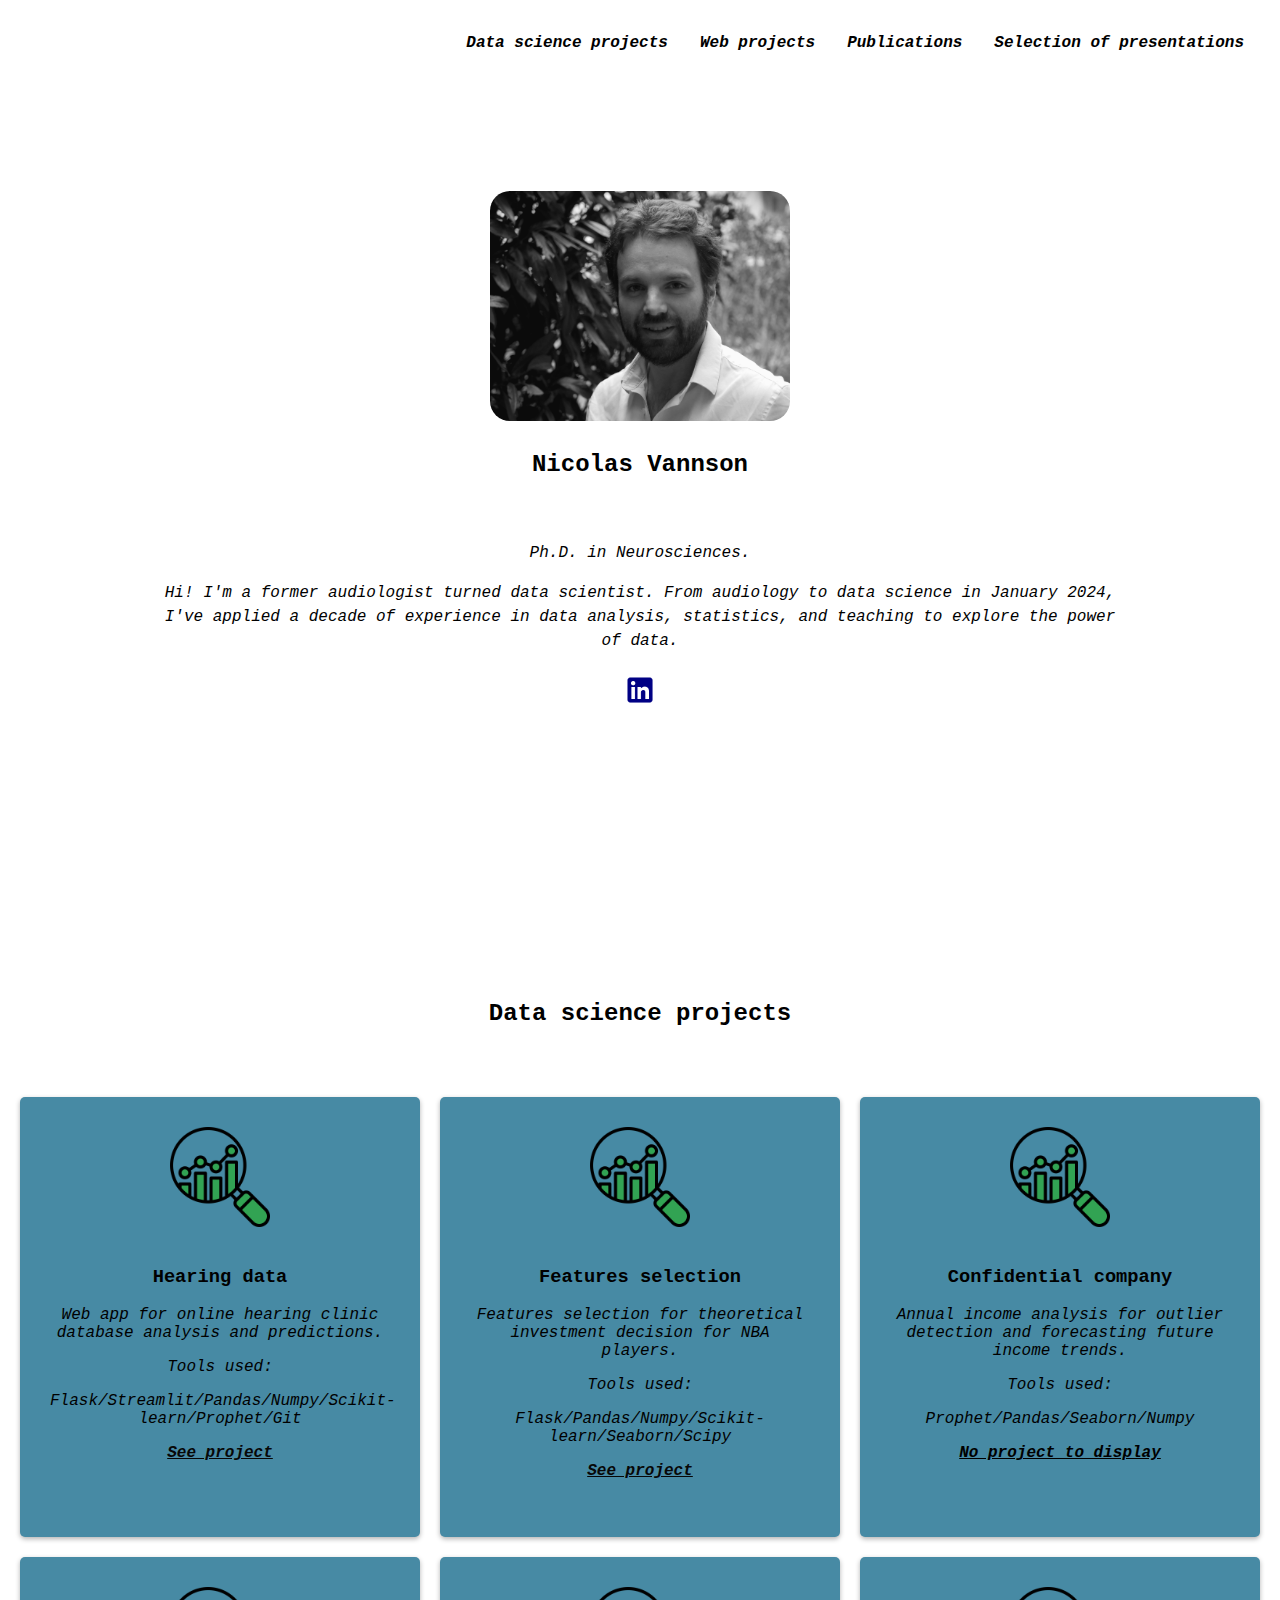
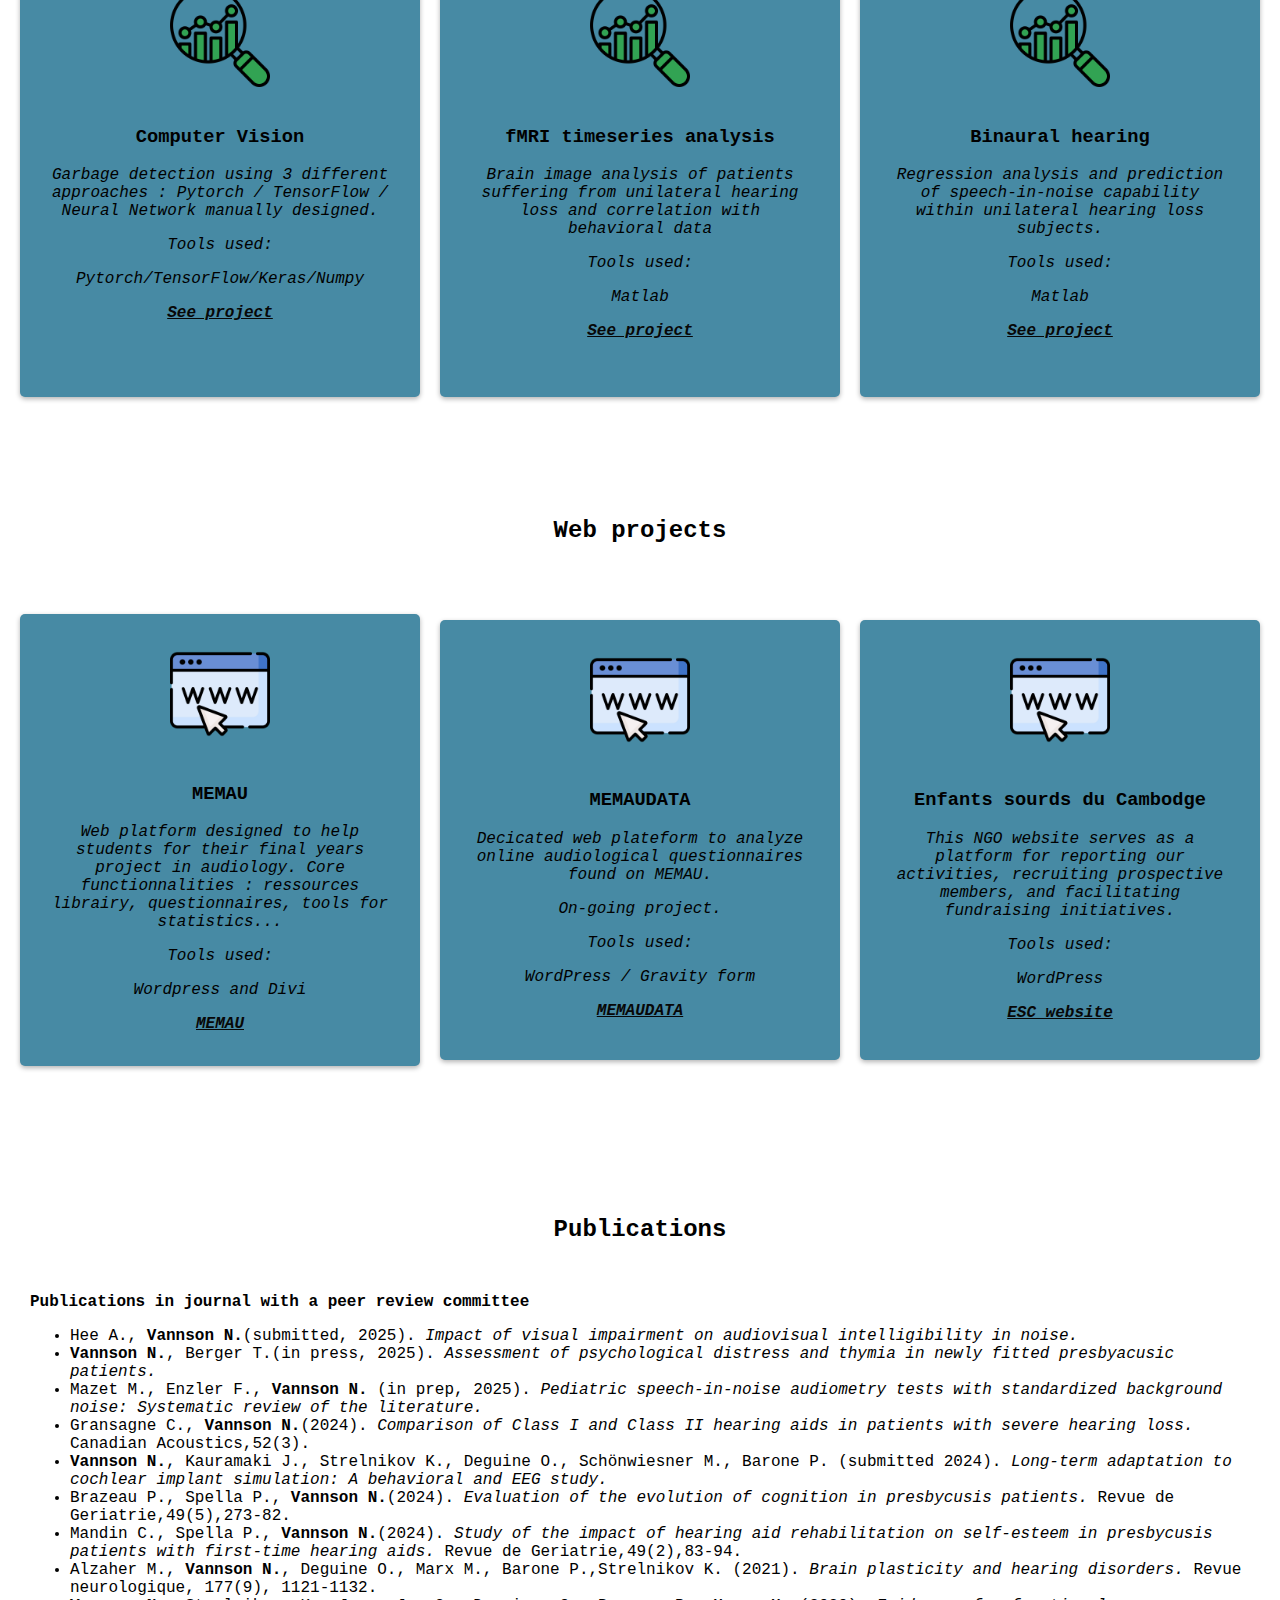
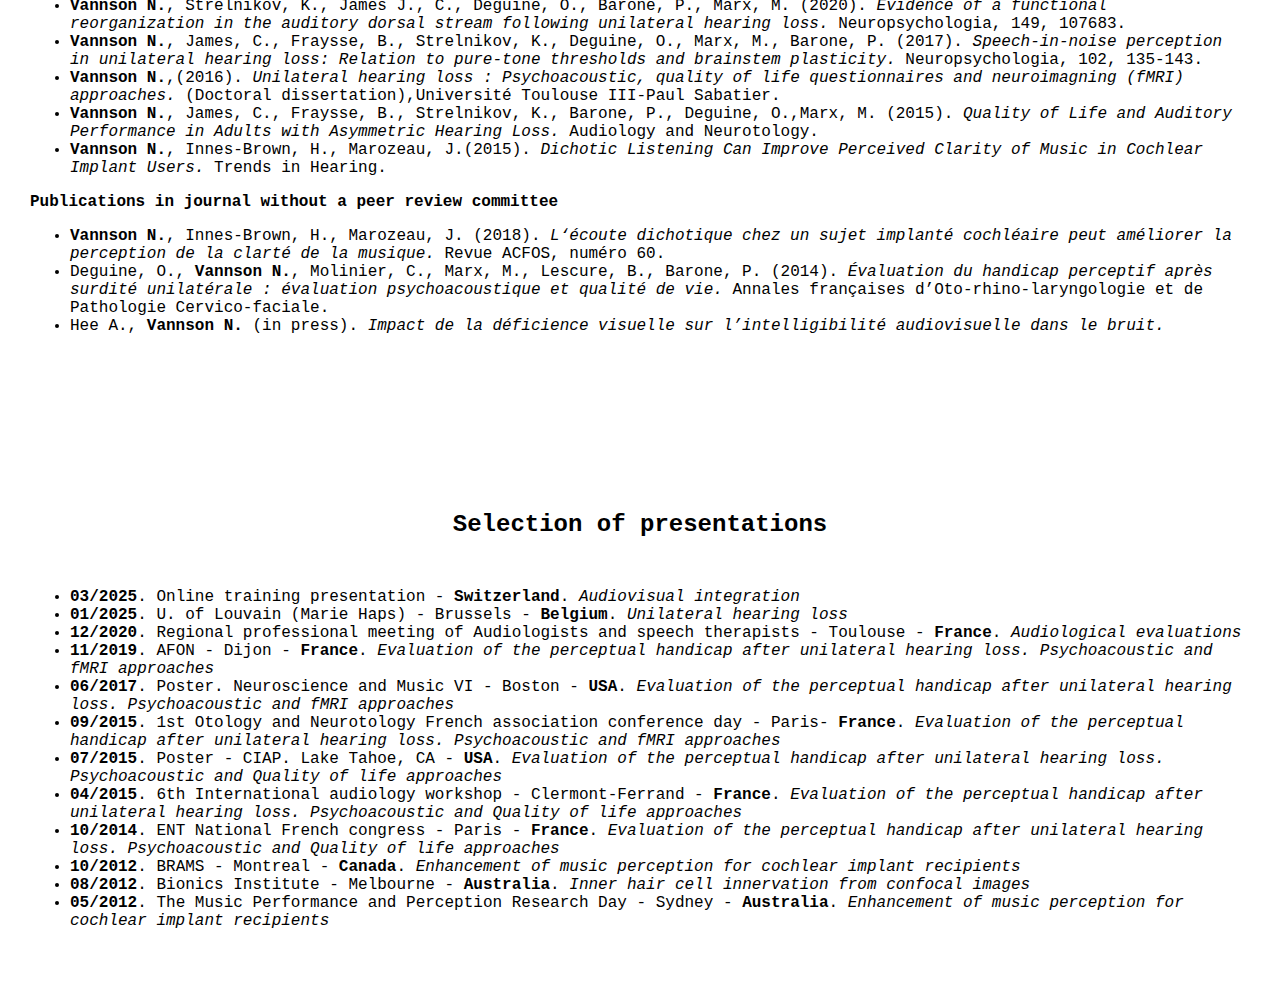
<file: index.html>
<!DOCTYPE html>
<html lang="en">
  <head>
    <meta charset="utf-8">
    <meta name="viewport" content="width=device-width, initial-scale=1.0">
    <title>Nicolas Vannson</title>
    <link rel="icon"  href="static/nicobardenas.png">
  </head>
  <style>
    /*container
    https://laconsole.dev/blog/guide-creer-conteneurs-css/*/

    /*Nav*/
    header {background-color: white;color: rgb(190, 40, 40);padding: 20px;font-family: 'Courier New';
      font-style: italic;font-weight: lighter;
      position: absolute;top: 0;right: 0;z-index: 100}  
    header nav {float: right;}
    header nav ul {list-style-type: none;margin: 0;padding: 0;}
    header nav li {float: left;}
    header nav li a {display: block;color: black;text-align: center;padding: 14px 16px;text-decoration: none;}
      
    /*Body*/
    body {font-family: 'Courier New';display: flex; flex-direction: column; min-height: 100vh; margin: 0; }
    h2 {margin-bottom: 50px;text-align: center;margin-top:30px}
    p {margin-bottom: 3px;font-style: italic;font-weight: lighter;}
    a {color: rgb(7, 7, 7);font-weight: bold;}
    a:hover {color: rgb(47, 12, 245);}

    /*Intro*/
    .intro_container {height: auto;min-height: 100svh; display: flex;justify-content: center;align-items: center;
      flex-direction: column;}
    .intro_image-container {display: flex;justify-content: center;text-align:center;}
    .intro_text-container {display: flex;justify-content: center;text-align:center;
        overflow-wrap: anywhere; max-width: 60em}
    
    /*projects*/
    .container {display: grid;grid-template-columns: repeat(auto-fit, minmax(330px, 1fr)) ;justify-content: center;align-items: center;grid-gap:20px;
      margin: 0 auto;padding:20px;margin-top:20px;box-sizing: border-box;} /*grid-template-columns: repeat(3, 500px)*/
    .text-container {flex: 1;padding: 10px;text-align:center;}
    .image-container {display: flex;justify-content: center;text-align:center;padding: 10px}

    .box {border: 1px #0c0c0c; background-color: #478aa4; padding: 20px; border-radius: 5px; min-height: 250px;
      box-shadow: 0 2px 5px rgba(0, 0, 0, 0.3)} /*#d5d1d1 form grey  #1792c3 blue #428ba8*/

    /*publications and presentations containers*/  
    .publications_container{justify-content: center;align-items: center;max-width: 1300px;margin:0 auto;padding:30px; }

    /* apply to all sections to deals with margins*/
    .section_container{margin-block:30px 30px ;padding-top: 40px;}

 
  /* Responsive section for adjustments */
  /* use : https://hacks.mozilla.org/ for displaying controlling */

  /* Style for smaller screens : mobile */
  @media (max-width: 767px) {

    /* Whole sections */
    p {font-size: 0.85em}
    h2 {font-size: 1.3em; margin-bottom: 20px;}
    h3 {font-size: 1.1em;} 


    /* Everything is in a single column layout */
    body, .container, header nav, header nav ul, header nav li, .section_container {
    flex-direction: column; /* Stack elements vertically */
    align-items: center; /* Center horizontally */
    width: 100%; /* Ensure elements take full width */
    box-sizing: border-box; /* Include padding/border in width */
    }

    /* header */
    header nav {display: none;}
    /*.menu-toggle {display: None;} if menu btn */
    
  
    /*Intro container */
    .intro_container {padding-top: 10px;padding-bottom: 80px;}
    .intro_image-container {display: flex;justify-content: center;text-align:center;}
    .intro_image-container img {padding:10px;margin : 10px 0;max-width: 100%;height: auto;box-sizing: border-box;object-fit: contain;}    
    .intro_text-container {max-width: 20em}
    

    /*container*/
    .text-container {font-size: 0.85em}
    .image-container img {padding:10px;margin : 5px 0;max-width: 100%;height: auto;box-sizing: border-box;object-fit: contain;}    
    .publications_container{font-size: 0.85em;}
    .box {min-height: 260px;} 

  }

  /* Style for tablets*/
  @media (min-width: 768px) and (max-width: 1023px) {
    
     /* Whole sections */
     h3 {font-size: 1.1em;} 

    
    /*.menu-toggle {display: None;}*/
    nav ul { display: flex; }

    /*Intro container */
    .intro_text-container {max-width: 40em}

    /*container*/
    .text-container {font-size: 0.9em}
    .image-container img {padding:10px;margin : 5px 0;max-width: 100%;height: auto;box-sizing: border-box;object-fit: contain;}    
    .publications_container{font-size: 0.85em;}



  }    
  /* Style for desktops */
  @media (min-width: 1024px) {

    /*.menu-toggle {display: None;}*/
    .container {max-width: 88em;}
    .box {min-height: 400px; flex: 1}   
}


         
  </style>
    

  <body>
  <!--Nav bar -->
  <header>
    <!-- button class for smaller screens -->
    <!--<button class="menu-toggle">Menu</button>
      <span></span>
      <span></span>
      <span></span>
      <span></span>
    </button> -->
    <!-- button class for smaller screens -->
    <nav>
      <ul>
        <li><a href="#DS_projects">Data science projects</a></li>
        <li><a href="#Web_projects">Web projects </a></li>
        <li><a href="#Publications">Publications</a></li>
        <li><a href="#Presentations">Selection of presentations</a></li>
      </ul>
    </nav>
  </header>

  <!-- Main text presentation -->
  <main>

    <section  class="intro_container">
       <!-- Img de Nico -->
      <div class="intro_image-container">
       <!-- <img src="static/nicogwada.jpeg" alt="Nico" width="230" height="230" style="border-radius: 40px;"> -->
        <img src="static/Nico_pro_2_gray_smaller.png" alt="Nico" width="300" height="230" style="border-radius: 20px;">
      </div>
      <h2>Nicolas Vannson</h2>
      <p> Ph.D. in Neurosciences.</p>

      <div class="intro_text-container">
        <p style="line-height: 1.5;" >Hi! I'm a former audiologist turned data scientist. From audiology to data science in January 2024, 
          I've applied a decade of experience in data analysis, statistics, and teaching to explore the power of data. </p> 
     </div>
      
      
      <!--<p> I'm a former audiologist and currently a data science and teaching enthusiast.</p>
      <p>I have over a decade of expertise in data analysis and statistics.</p>
      <p> -- Coding competences -- </p>
      <p>Matlab - Python (Pandas/NumPy/Scikit-learn/PyTorch/Flask/Matplotlib/Seaborn) - Git - SQL - Latex</p>
      <p></p> -->
  
    <!-- Small spaces for a logo-->
      <!-- Linkedin logo-->
      <p></p>
      <a href="https://www.linkedin.com/in/nicolas-vannson-phd/" target="_blank">
        <img src="static/linkedin-logo-dark-blue.png" alt="LinkedIn" width="30" height="30">
      </a>
    </section>

    <!-- Add chapter below which are CV sections--> 
    <section id="DS_projects" class="section_container">
      <!-- <h2><span style="color:red">Data science projects <span style="color:rgb(0, 0, 0)"> and not </span> </h2>--> 
      <h2> Data science projects </span> </h2>
      <div class="container">

        <!-- HEARING DATA--> 
        <div class="box">
          <div class="image-container">
            <img src="static/DS.png" width="100" height="100" alt = 'DS'>
          </div>
          <div class="text-container">
            <h3>Hearing data </h3>
            <p> Web app for online hearing clinic database analysis and predictions.</p> 
            <p> Tools used:</p> 
            <p>Flask/Streamlit/Pandas/Numpy/Scikit-learn/Prophet/Git</p>
            <p><a href="https://hearingdata.streamlit.app/" target="_blank">See project</a></p> 
          </div>
        </div> 


        <!--  ML NBA --> 
        <div class="box">
          <div class="image-container">
            <img src="static/DS.png" width="100" height="100" alt = 'DS'>
          </div>
          <div class="text-container">
            <h3> Features selection</h3>
            <p> Features selection for theoretical investment decision for NBA players.</p> 
            <p> Tools used:</p> 
            <p>Flask/Pandas/Numpy/Scikit-learn/Seaborn/Scipy</p>
            <p> <a href="static/nba.html" target="_blank" >See project</a></p>
          </div>
        </div>

  

        <!-- KROK --> 
        <div class="box">
          <div class="image-container">
            <img src="static/DS.png" width="100" height="100"  alt = 'DS'>
          </div>
          <div class="text-container">
            <h3> Confidential company </h3>
              <p> Annual income analysis for outlier detection and forecasting future income trends.</p> 
              <p> Tools used:</p> 
              <p> Prophet/Pandas/Seaborn/Numpy</p>
              <b><p><u><b>No project to display</b> </u></p></b>
          </div>
        </div> 

         <!-- Garbage --> 
         <div class="box">
          <div class="image-container">
            <img src="static/DS.png" width="100" height="100"  alt = 'DS'>
          </div>
          <div class="text-container">
            <h3> Computer Vision </h3>
              <p> Garbage detection using 3 different approaches : Pytorch / TensorFlow / Neural Network manually designed. </p> 
              <p> Tools used:</p> 
              <p> Pytorch/TensorFlow/Keras/Numpy</p>
              <p> <a href="static/garbage2.html" target="_blank" > See project</a></p>
          </div>
        </div> 

        <!-- PhD : fMRI --> 
        <div class="box">
          <div class="image-container">
            <img src="static/DS.png" width="100" height="100"  alt = 'DS'>
          </div>
          <div class="text-container">
            <h3> fMRI timeseries analysis </h3>
              <p> Brain image analysis of patients suffering from unilateral hearing loss and correlation with behavioral data </p> 
              <p> Tools used:</p> 
              <p>Matlab</p>
              <p> <a href="static/fmri.html" target="_blank" > See project</a></p>
          </div>
        </div> 

        <!-- PhD : Binaural hearing --> 
        <div class="box">
          <div class="image-container">
            <img src="static/DS.png" width="100" height="100"  alt = 'DS'>
          </div>
          <div class="text-container">
            <h3> Binaural hearing </h3>
              <p> Regression analysis and prediction of speech-in-noise capability within unilateral hearing loss subjects. </p> 
              <p> Tools used:</p> 
              <p>Matlab</p>
              <p> <a href="static/binaural.html" target="_blank" > See project</a></p>
          </div>
        </div> 

      </div> 
    </section> 

    <section id="Web_projects" class="section_container">
      <h2> Web projects </h2>
      <div class="container">

       <!-- MEMAU --> 
       <div class="box">
        <div class="image-container">
          <img src="static/web.png" width="100" height="100" alt = 'Web'>
        </div>
        <div class="text-container">
          <h3>MEMAU</h3>
          <p>Web platform designed to help students for their final years project in audiology. 
            Core functionnalities : ressources librairy, questionnaires, tools for statistics... </p> 
            <p> Tools used:</p> 
            <p>Wordpress and Divi</p>
          <p><a href="https://www.memau.eu" target="_blank">MEMAU</a></p>
        </div>
      </div> 


     

      <!-- Memaudata --> 
      <div class="box">
        <div class="image-container">
          <img src="static/web.png" width="100" height="100" alt = 'Web'>
        </div>
        <div class="text-container">
          <h3>MEMAUDATA</h3>
          <p>Decicated web plateform to analyze online audiological questionnaires found on MEMAU.</p>  
          <p>On-going project.</p> 
          <p> Tools used:</p> 
          <p> WordPress / Gravity form</p>
          <p><a href="https://data.memau.eu/" target="_blank">MEMAUDATA</a></p>
      </div>
    </div>

      <!-- ESC  --> 
      <div class="box">
        <div class="image-container">
          <img src="static/web.png" width="100" height="100" alt = 'Web'>
        </div>
        <div class="text-container">
          <h3>Enfants sourds du Cambodge </h3>
          <p> This NGO website serves as a platform for reporting our activities, recruiting prospective members, and facilitating fundraising initiatives.</p>
          <p> Tools used:</p> 
          <p> WordPress</p>
          <p> <a href="https://www.enfantssourdsducambodge.eu/" target="_blank" > ESC website</a></p> 
        </div>
      </div>  
    
    </section>   

    
    <section id="Publications" class="section_container">
      <div class ="publications_container">
        <h2> Publications</h2>
        <b>Publications in journal with a peer review committee</b>
        <br>
        <ul>
          <li>Hee A.,  <b>Vannson N.</b>(submitted, 2025). <i>Impact of visual impairment on audiovisual intelligibility in noise.</i></li>
          <li><b>Vannson N.</b>, Berger T.(in press, 2025). <i>Assessment of psychological distress and thymia in newly fitted presbyacusic patients.</i></li>
          <li>Mazet M., Enzler F.,  <b>Vannson N.</b> (in prep, 2025). <i>Pediatric speech-in-noise audiometry tests with standardized background noise: Systematic review of the literature.</i></li>
            <li>Gransagne C., <b>Vannson N.</b>(2024). <i>Comparison of Class I and Class II hearing aids in patients with severe hearing loss.</i> Canadian Acoustics,52(3).</li>
            <li> <b>Vannson N.</b>, Kauramaki J., Strelnikov K., Deguine O., Schönwiesner M., Barone P. (submitted 2024). <i>Long-term adaptation to cochlear implant simulation: A behavioral and EEG study.</i></li>
            <li>Brazeau P., Spella P.,  <b>Vannson N.</b>(2024). <i>Evaluation of the evolution of cognition in presbycusis patients.</i> Revue de Geriatrie,49(5),273-82.</li>
            <li>Mandin C., Spella P.,  <b>Vannson N.</b>(2024). <i>Study of the impact of hearing aid rehabilitation on self-esteem in presbycusis patients with first-time hearing aids.</i> Revue de Geriatrie,49(2),83-94.</li>
            <li>Alzaher M.,  <b>Vannson N.</b>, Deguine O., Marx M., Barone P.,Strelnikov K. (2021). <i>Brain plasticity and hearing disorders.</i> Revue neurologique, 177(9), 1121-1132.</li>
            <li> <b>Vannson N.</b>, Strelnikov, K., James J., C., Deguine, O., Barone, P., Marx, M. (2020). <i>Evidence of a functional reorganization in the auditory dorsal stream following unilateral hearing loss.</i> Neuropsychologia, 149, 107683.</li>
            <li> <b>Vannson N.</b>, James, C., Fraysse, B., Strelnikov, K., Deguine, O., Marx, M., Barone, P. (2017). <i>Speech-in-noise perception in unilateral hearing loss: Relation to pure-tone thresholds and brainstem plasticity.</i> Neuropsychologia, 102, 135-143.</li>
            <li> <b>Vannson N.</b>,(2016). <i>Unilateral hearing loss : Psychoacoustic, quality of life questionnaires and neuroimagning (fMRI) approaches.</i> (Doctoral dissertation),Université Toulouse III-Paul Sabatier.</li>
            <li> <b>Vannson N.</b>, James, C., Fraysse, B., Strelnikov, K., Barone, P., Deguine, O.,Marx, M. (2015). <i>Quality of Life and Auditory Performance in Adults with Asymmetric Hearing Loss.</i> Audiology and Neurotology.</li>
            <li> <b>Vannson N.</b>, Innes-Brown, H., Marozeau, J.(2015). <i>Dichotic Listening Can Improve Perceived Clarity of Music in Cochlear Implant Users.</i> Trends in Hearing.</li>
        </ul>
            <b>Publications in journal without a peer review committee</b>
        <ul>
          <li><b>Vannson N.</b>, Innes-Brown, H., Marozeau, J. (2018). <i>L‘écoute dichotique chez un sujet implanté cochléaire peut améliorer la perception de la clarté de la musique.</i> Revue ACFOS, numéro 60. </li>
          <li>Deguine, O., <b>Vannson N.</b>, Molinier, C., Marx, M., Lescure, B., Barone, P. (2014). <i>Évaluation du handicap perceptif après surdité unilatérale : évaluation psychoacoustique et qualité de vie.</i> Annales françaises d’Oto-rhino-laryngologie et de Pathologie Cervico-faciale.</li>
          <li>Hee A.,  <b>Vannson N.</b> (in press). <i>Impact de la déficience visuelle sur l’intelligibilité audiovisuelle dans le bruit.</i></li>
        </ul> 
      </div>   
    </section>


    <!-- Use same parameters for this sections--> 
    <section id="Presentations" class="section_container">
      <div class="publications_container"> 
        <h2>Selection of presentations</h2>
        <ul>
          <li><b>03/2025</b>. Online training presentation - <b>Switzerland</b>.<i> Audiovisual integration</i></li>
          <li><b>01/2025</b>. U. of Louvain (Marie Haps) - Brussels - <b>Belgium</b>.<i> Unilateral hearing loss</i></li>
          <li><b>12/2020</b>. Regional professional meeting of Audiologists and speech therapists - Toulouse - <b>France</b>.<i> Audiological evaluations</i> </li>
          <li><b>11/2019</b>. AFON - Dijon - <b>France</b>.<i> Evaluation of the perceptual handicap after unilateral hearing loss. Psychoacoustic and fMRI approaches</i>  </li>
          <li><b>06/2017</b>. Poster. Neuroscience and Music VI - Boston - <b>USA</b>.<i> Evaluation of the perceptual handicap after unilateral hearing loss. Psychoacoustic and fMRI approaches</i>  </li>
          <li><b>09/2015</b>. 1st Otology and Neurotology French association conference day - Paris- <b>France</b>.<i> Evaluation of the perceptual handicap after unilateral hearing loss. Psychoacoustic and fMRI approaches</i> </li>
          <li><b>07/2015</b>. Poster - CIAP. Lake Tahoe, CA - <b>USA</b>.<i> Evaluation of the perceptual handicap after unilateral hearing loss. Psychoacoustic and Quality of life approaches</i>  </li>
          <li><b>04/2015</b>. 6th International audiology workshop - Clermont-Ferrand - <b>France</b>.<i> Evaluation of the perceptual handicap after unilateral hearing loss. Psychoacoustic and Quality of life approaches</i>  </li>
          <li><b>10/2014</b>. ENT National French congress - Paris - <b>France</b>.<i> Evaluation of the perceptual handicap after unilateral hearing loss. Psychoacoustic and Quality of life approaches</i>  </li>
          <li><b>10/2012</b>. BRAMS - Montreal - <b>Canada</b>. <i>Enhancement of music perception for cochlear implant recipients</i>  </li>
          <li><b>08/2012</b>. Bionics Institute - Melbourne - <b>Australia</b>.<i> Inner hair cell innervation from confocal images</i>  </li>
          <li><b>05/2012</b>. The Music Performance and Perception Research Day - Sydney - <b>Australia</b>.<i> Enhancement of music perception for cochlear implant recipients</i>  </li>
        </ul>
      </div>
    </section> 
  
  </main>
 

  <!-- Footer -->  
  <footer>
  </footer>
  </body>
</file>
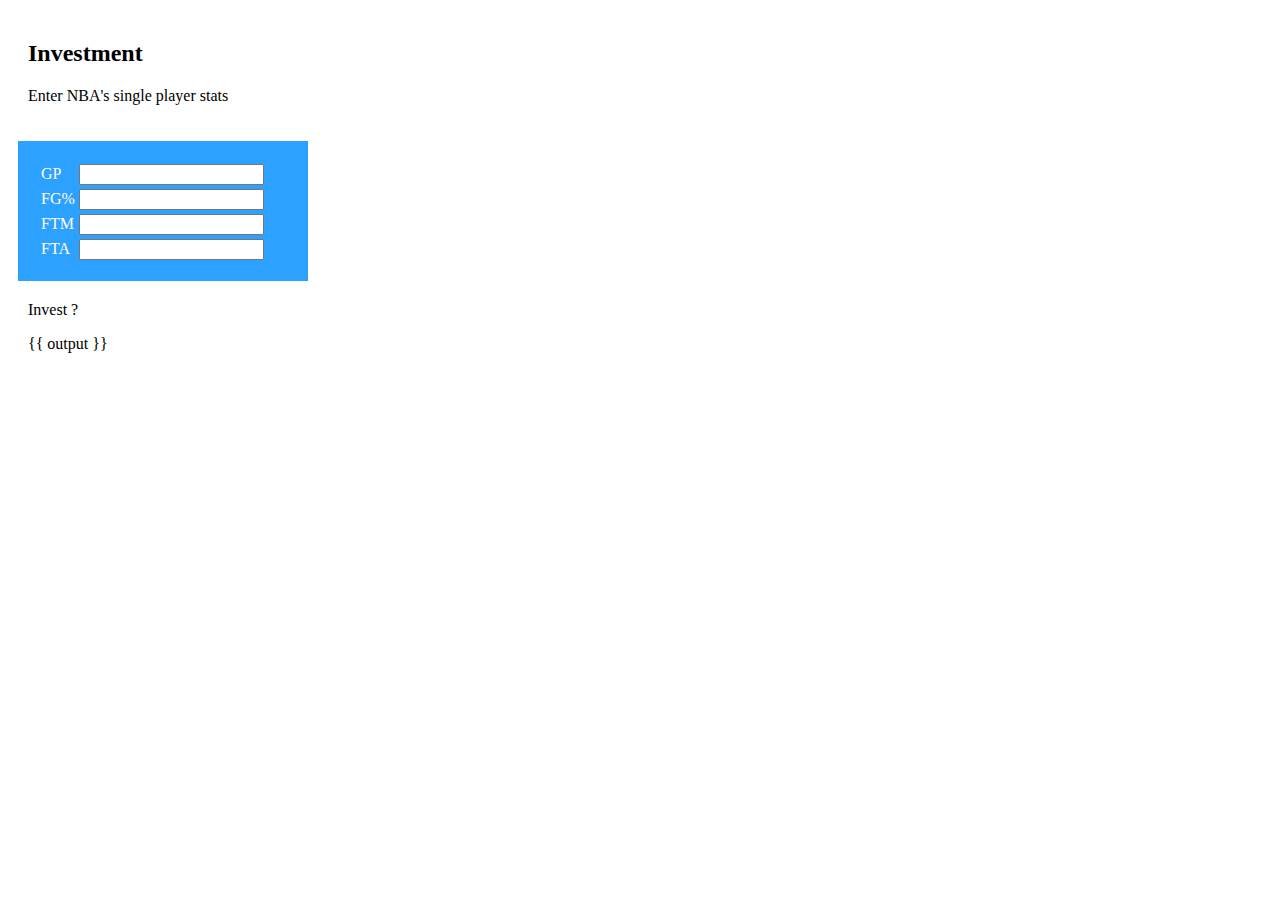
<file: test/index.html>
<!DOCTYPE html>
<html lang="en">
    <head>
        <meta charset="UTF-8">
        <title>NBA</title>
        
        <!-- add icon link -->
        <link rel="icon" href=
        "https://upload.wikimedia.org/wikipedia/commons/thumb/b/be/Isolated_basketball.png/600px-Isolated_basketball.png?20121214161940"
        type="image/x-icon" 
        />
        
        <!--- internal CSS style for this short example --->


        <style>
        
        .tbox {
          margin: 10px;
          padding:10px; 
                }
        
               
        .box {
        
          background-color: #2da1ff ;  
          color: white;
          margin: 10px;
          padding: 20px; 
          width: 250px;
  		    height: 100px;
        }
             
        </style>
    
    </head>

<!--- Body --->
<body>

    <div class="tbox">
      <h2> Investment</h3>
      <p> Enter NBA's single player stats</p>
    </div>

    <!--- Make it a bit sexier  --->
    <!--- FORM  SECTION --->
    <div class="box">
    <table> 
       <form  action="http://127.0.0.1:5000" method="POST" target="_self">
       <tr> <td> <label for="name"> GP </label> </td> 
           <td><input type="text" name="GP" value=" "/></td> 
       </tr> 
       <tr> <td> <label for="name"> FG% </label> </td> 
        <td><input type="text" name="GP" value=" "/></td> 
        </tr> 
        <tr> <td> <label for="name"> FTM </label> </td> 
          <td><input type="text" name="GP" value=" "/></td> 
        </tr>
        <tr> <td> <label for="name"> FTA </label> </td> 
          <td><input type="text" name="GP" value=" "/></td> 
      </tr>  
       </form> 
       
       </table> 
      </div class="box">

    <!--- OUTPUT SECTION --->
    <div class="tbox">
      <label for="fname">Invest ?</label><br>
      <p>{{ output }}</p>
    </div class="box">

  </body>
</html>
</file>
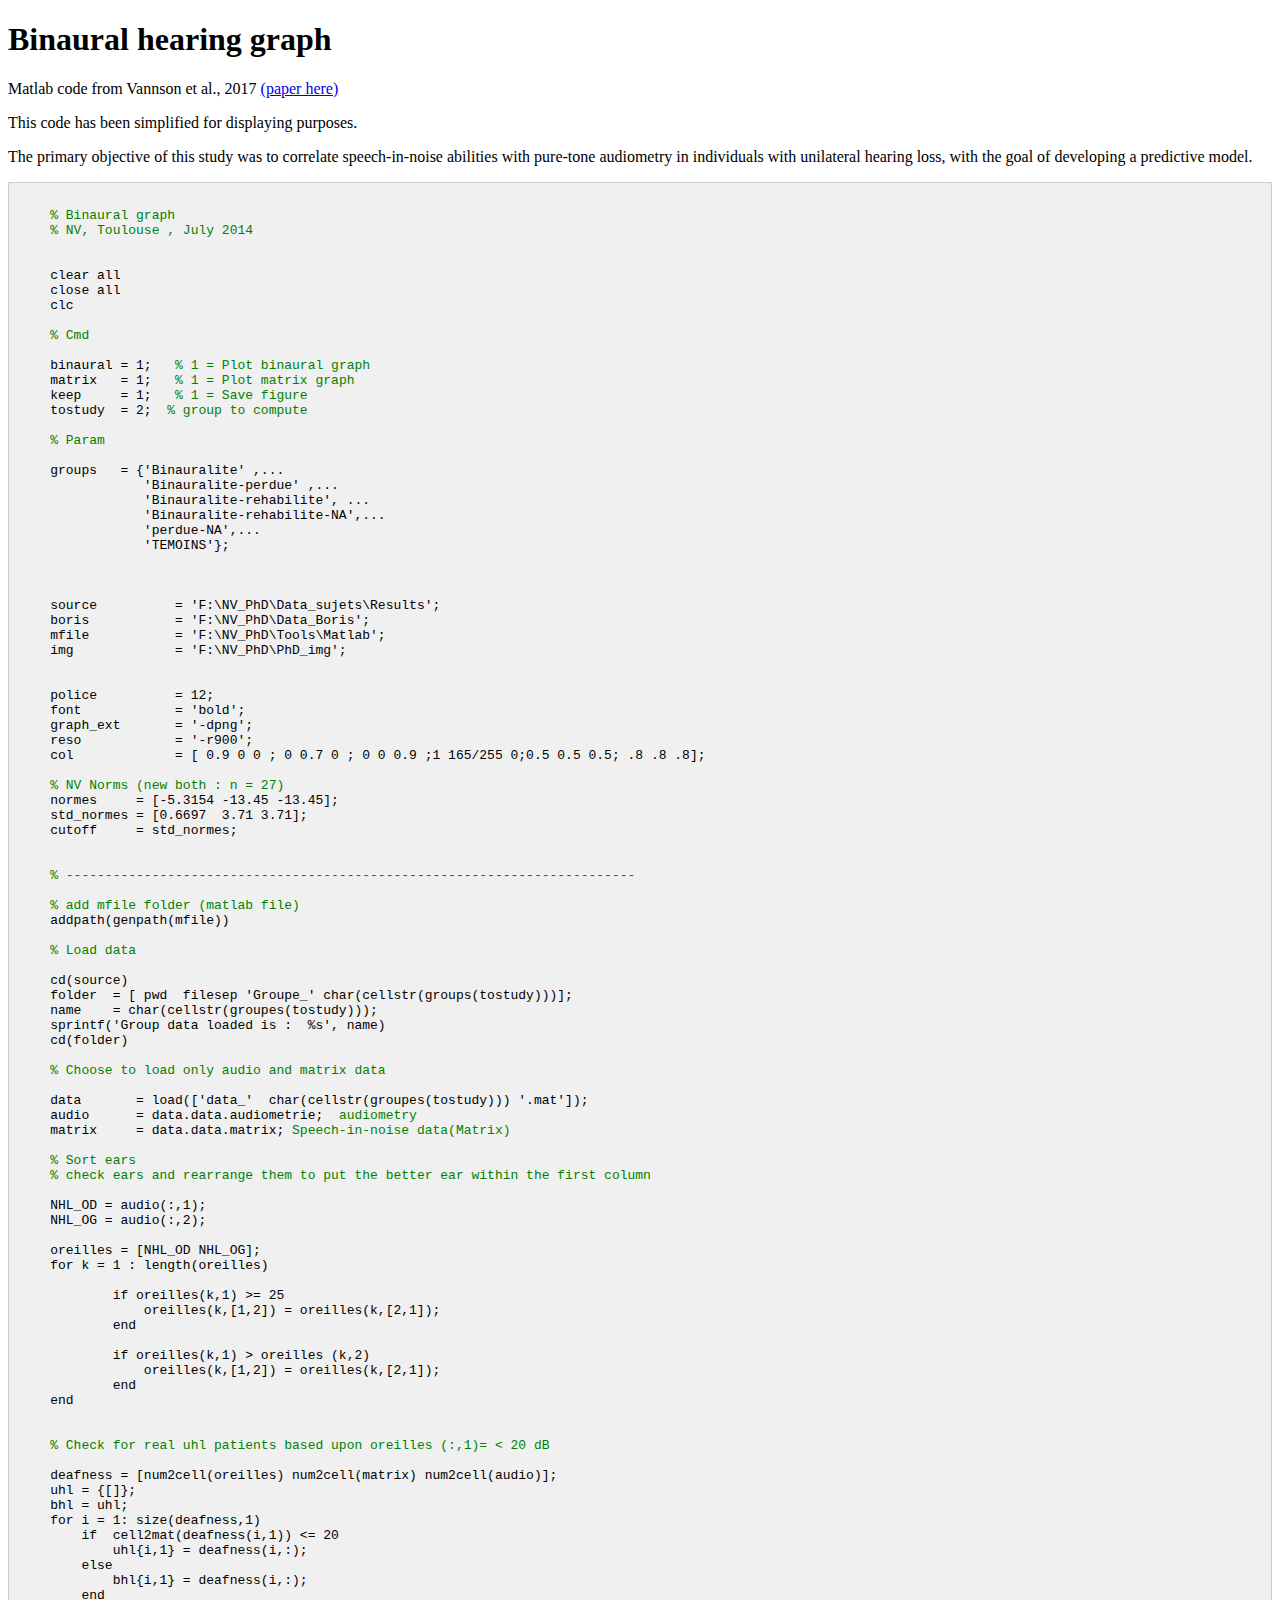
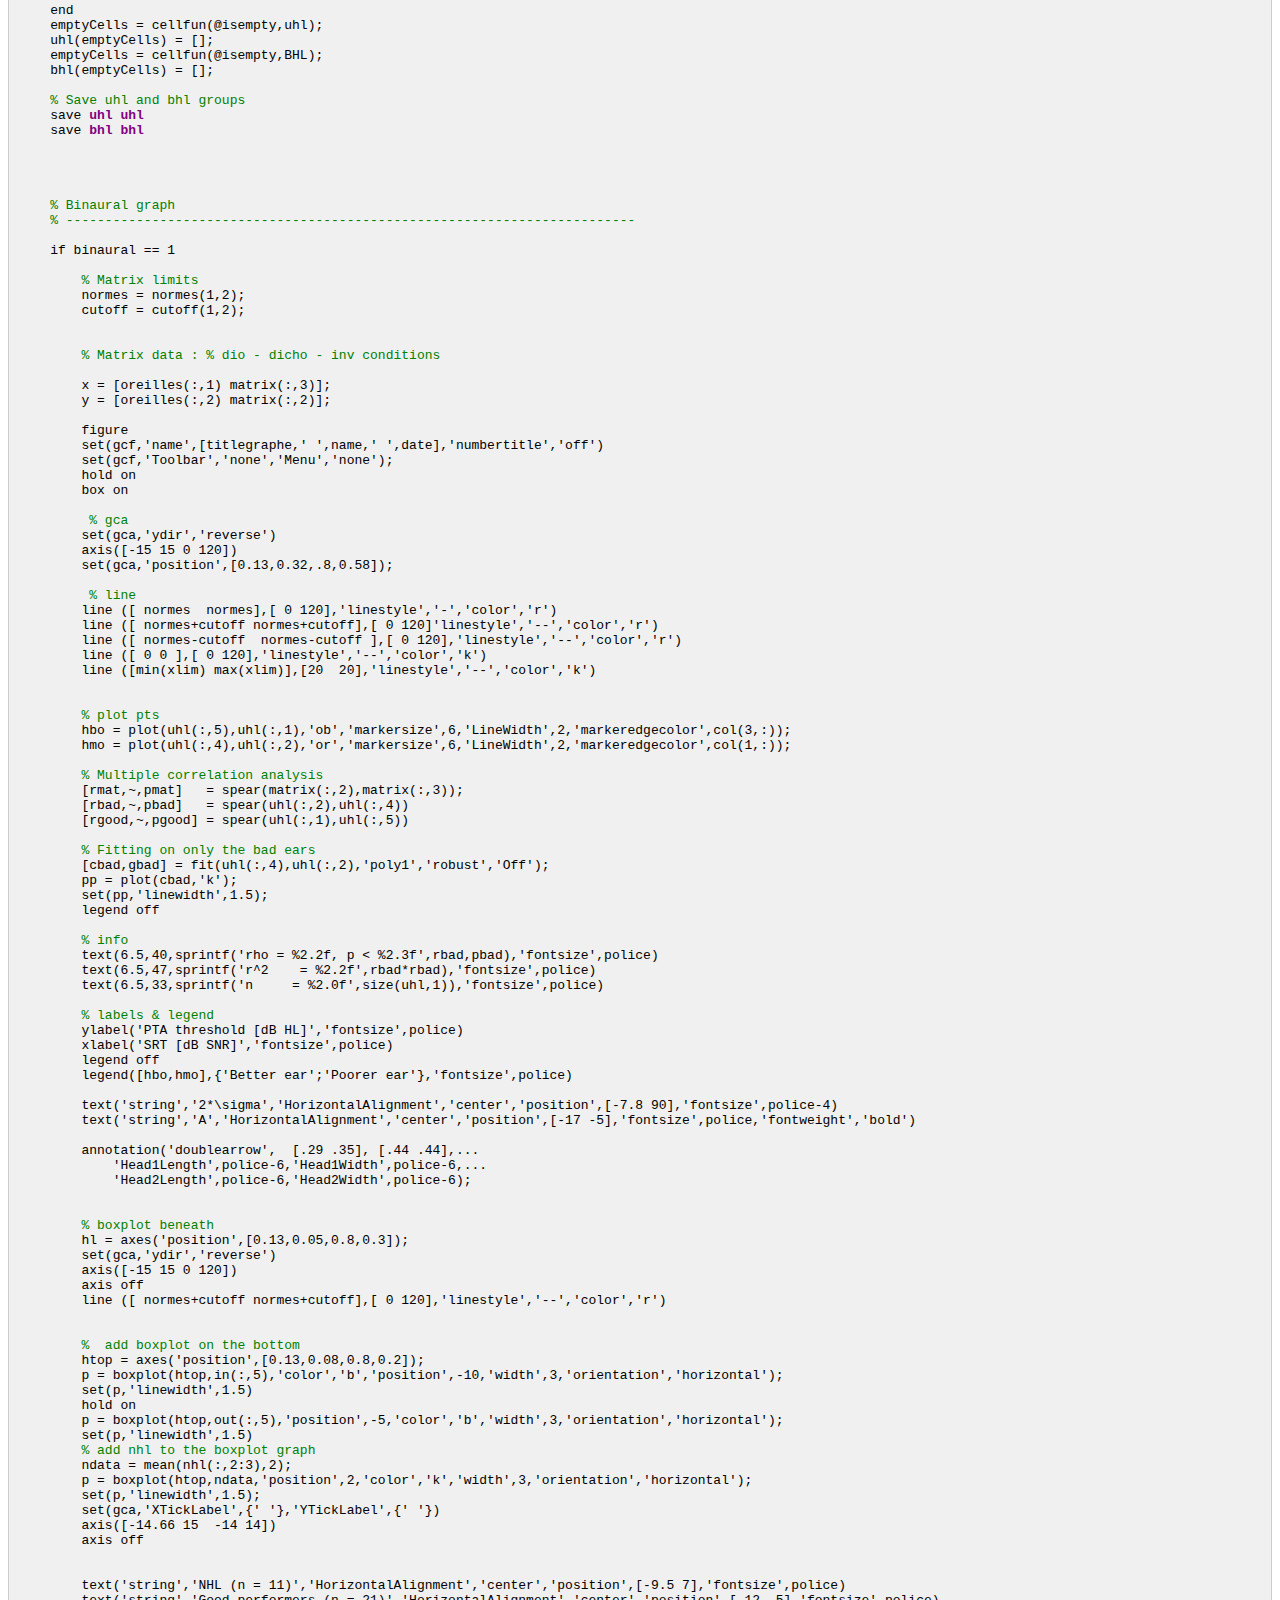
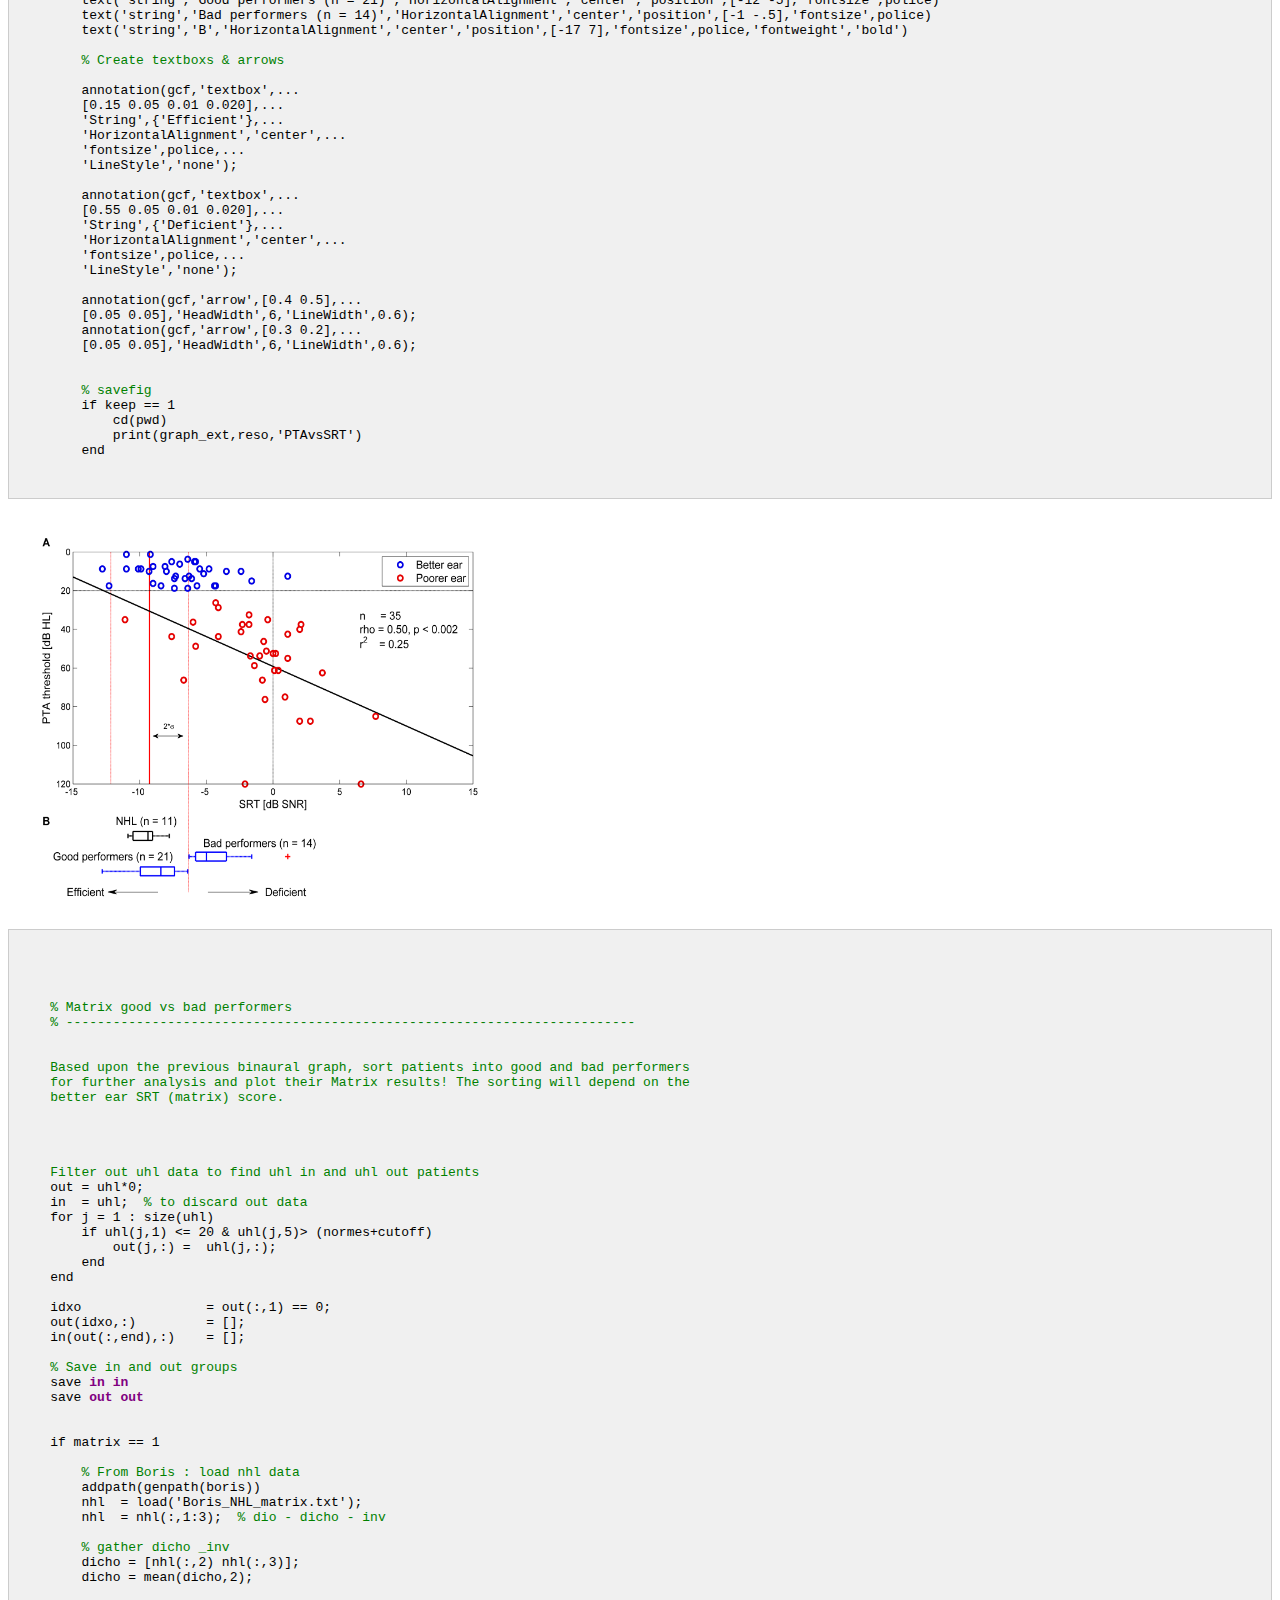
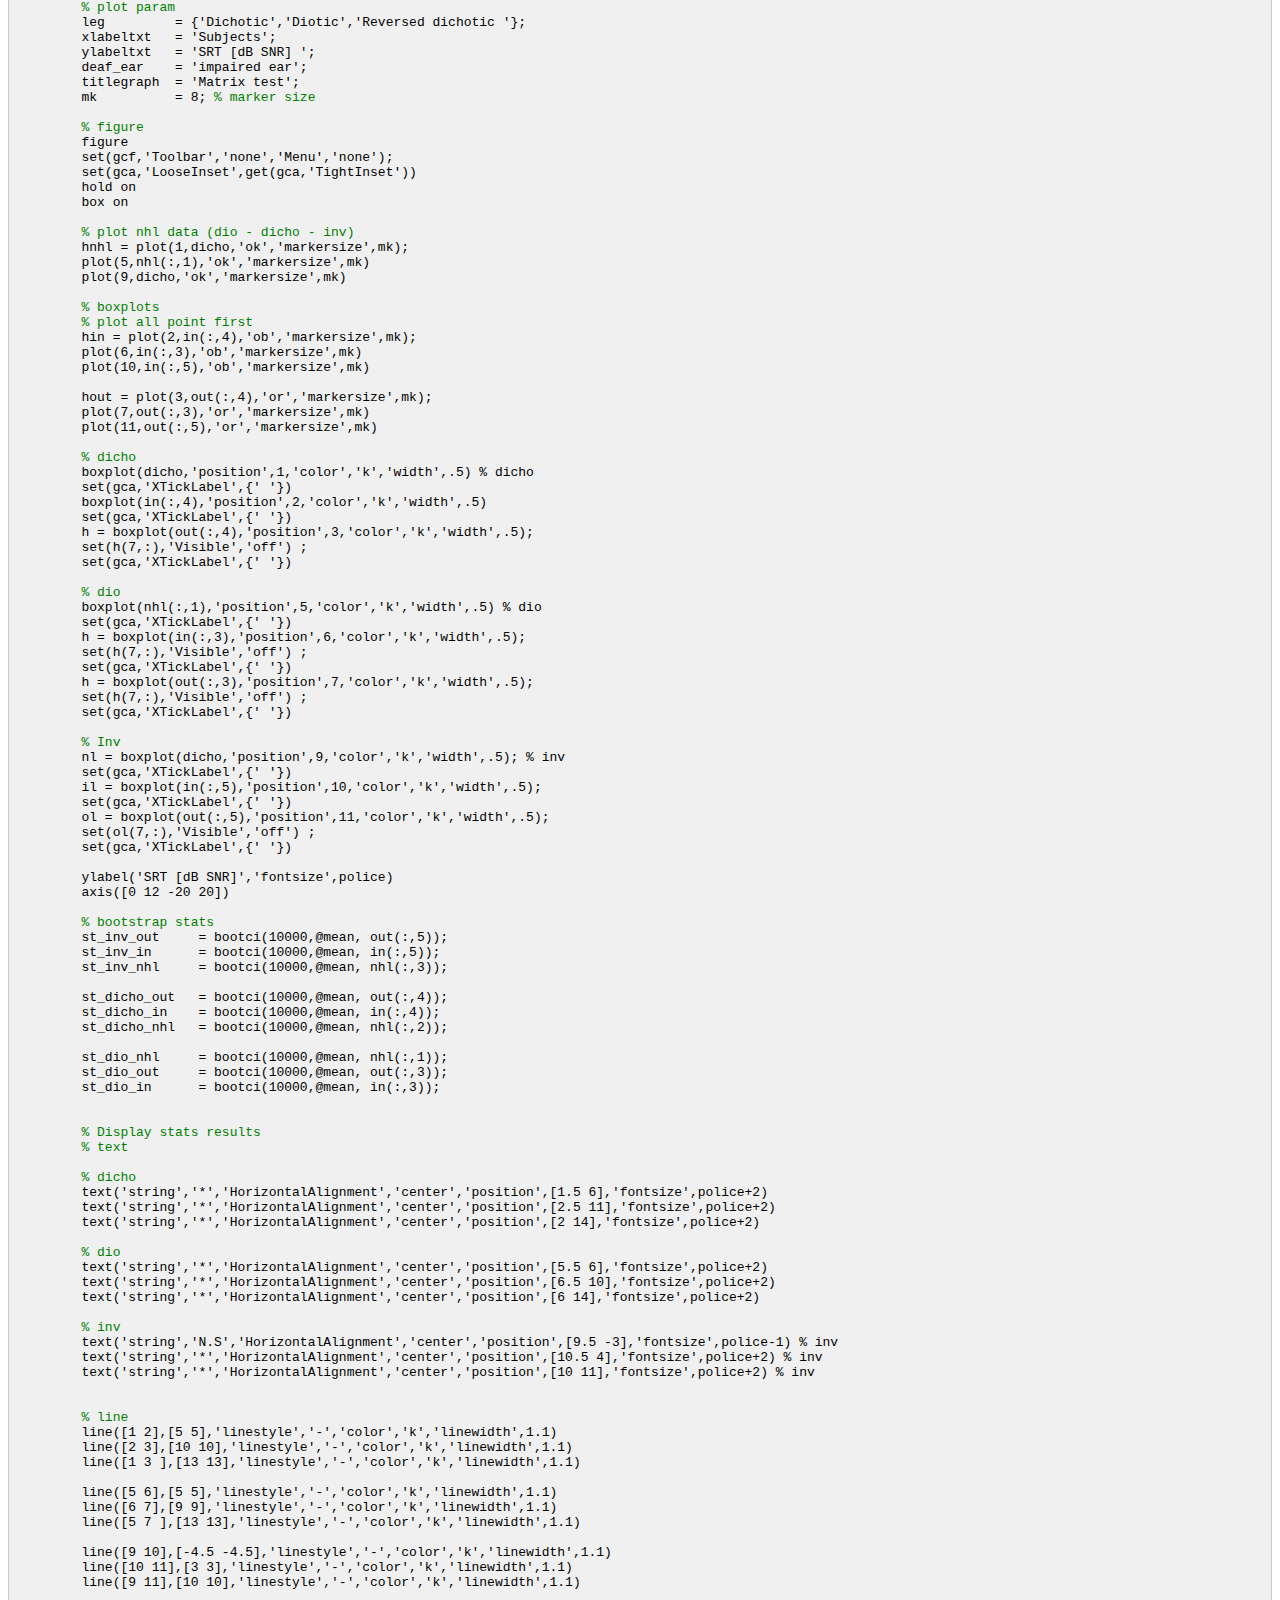
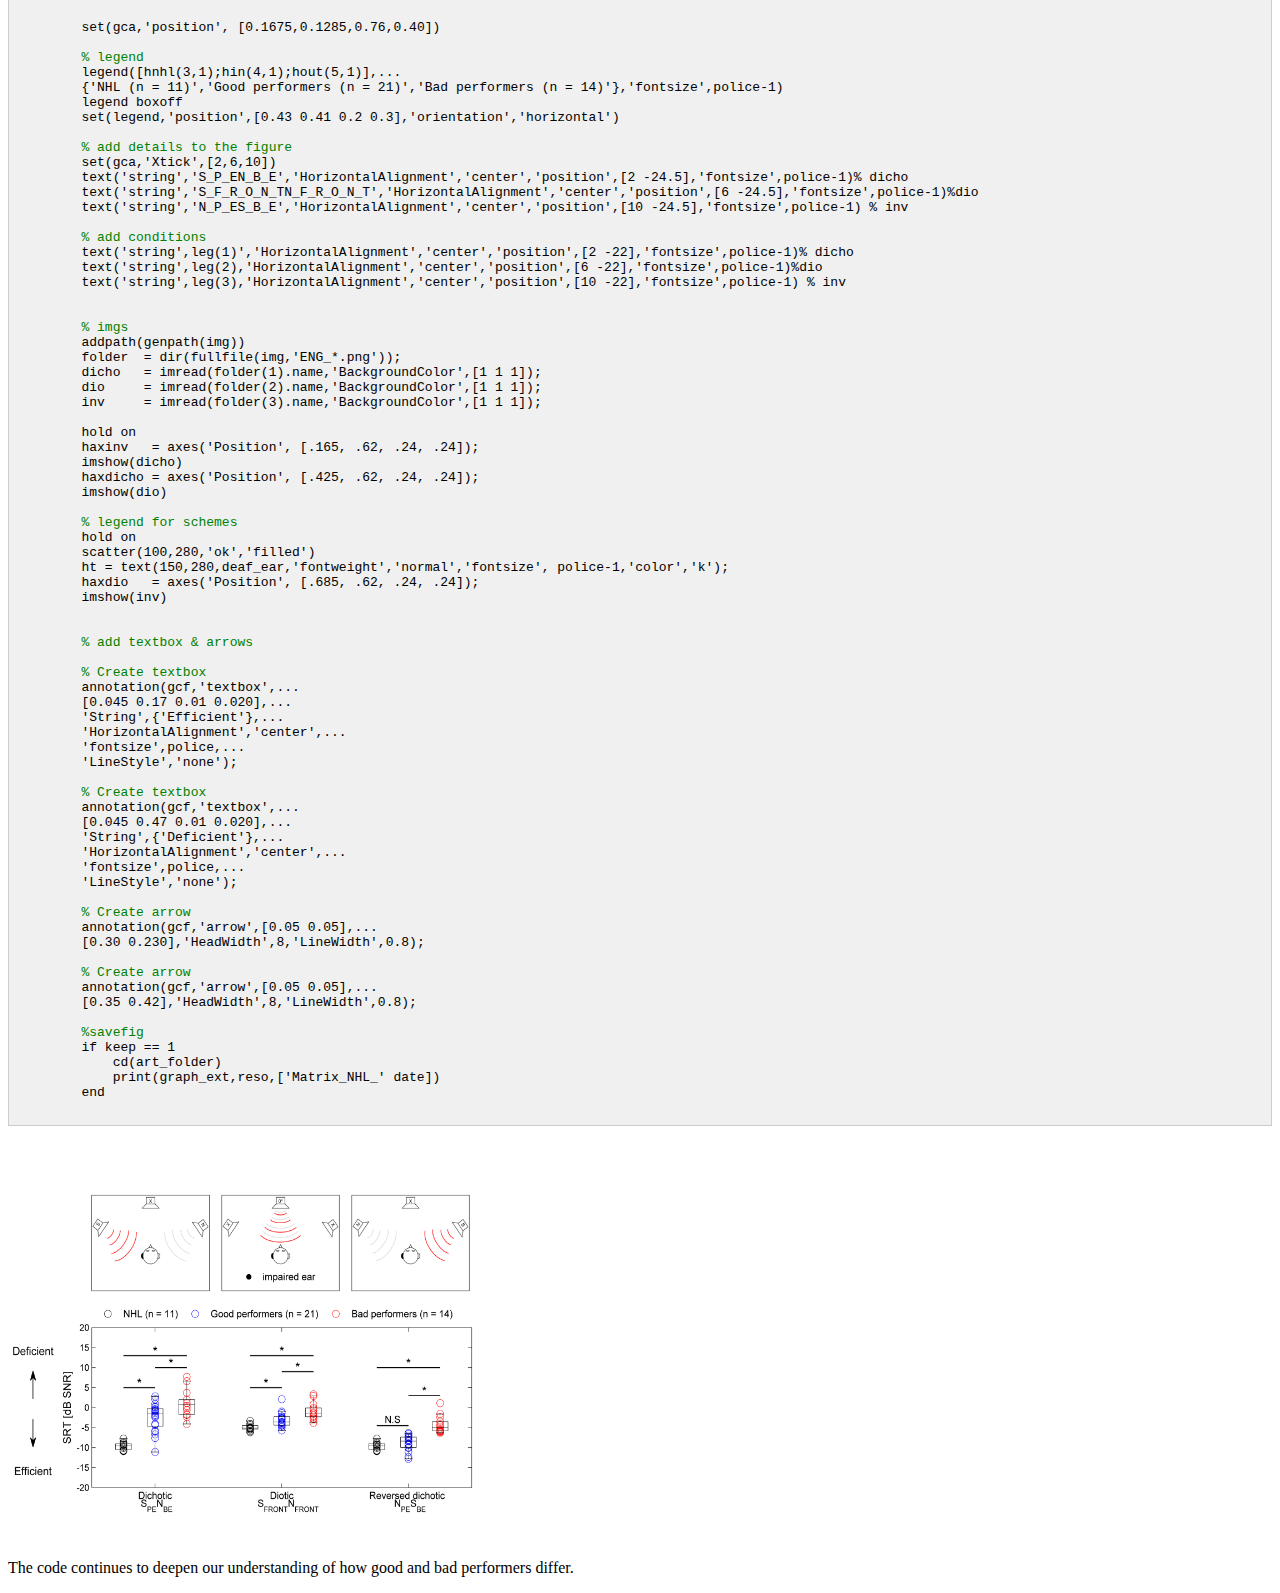
<file: binaural.html>
<!DOCTYPE html>
<html>
    <head>
    <title>Binaural</title>
     <!-- add icon link -->
     <link rel="icon"  href="static/matlab.png">

    <style>
    pre {
        background-color: #f0f0f0;
        padding: 10px;
        border: 1px solid #ccc;
        overflow-x: auto; /* Enable horizontal scrolling if needed */
        font-family: monospace; /* Use a monospaced font */
        white-space: pre-wrap; /* Allow line wrapping */
    }
    .comment {
        color: green;
    }
    .string {
        color: blue;
    }
    .keyword {
        color: purple;
        font-weight: bold;
    }
    .number {
        color: darkred;
    }
    </style>
    </head>
<body>

<h1>Binaural hearing graph</h1>
<p> Matlab code from Vannson et al., 2017 <a href="https://www.sciencedirect.com/science/article/abs/pii/S0028393217302257" target="_blank"> (paper here)</a></p> </p>
<p> This code has been simplified for displaying purposes.</p>
<p> The primary objective of this study was to correlate speech-in-noise abilities with pure-tone audiometry 
    in individuals with unilateral hearing loss, with the goal of developing a predictive model. </p>


<pre id="matlabCode">
    <span class="comment">
    % Binaural graph
    % NV, Toulouse , July 2014
    </span>
 
    clear all
    close all
    clc

    <span class="comment">% Cmd </span>

    binaural = 1;  <span class="comment"> % 1 = Plot binaural graph </span>
    matrix   = 1;  <span class="comment"> % 1 = Plot matrix graph </span>
    keep     = 1;  <span class="comment"> % 1 = Save figure </span>
    tostudy  = 2; <span class="comment"> % group to compute</span>    

    <span class="comment">% Param </span>

    groups   = {'Binauralite' ,...
                'Binauralite-perdue' ,...
                'Binauralite-rehabilite', ...
                'Binauralite-rehabilite-NA',...
                'perdue-NA',...
                'TEMOINS'};
                   

   
    source          = 'F:\NV_PhD\Data_sujets\Results';
    boris           = 'F:\NV_PhD\Data_Boris';
    mfile           = 'F:\NV_PhD\Tools\Matlab';
    img             = 'F:\NV_PhD\PhD_img';        


    police          = 12;
    font            = 'bold';
    graph_ext       = '-dpng';
    reso            = '-r900';
    col             = [ 0.9 0 0 ; 0 0.7 0 ; 0 0 0.9 ;1 165/255 0;0.5 0.5 0.5; .8 .8 .8];

    <span class="comment">% NV Norms (new both : n = 27) </span>
    normes     = [-5.3154 -13.45 -13.45];
    std_normes = [0.6697  3.71 3.71];
    cutoff     = std_normes;

    <span class="comment">
    % -------------------------------------------------------------------------
    </span>
    <span class="comment">% add mfile folder (matlab file)</span>
    addpath(genpath(mfile))

    <span class="comment">% Load data</span>

    cd(source)
    folder  = [ pwd  filesep 'Groupe_' char(cellstr(groups(tostudy)))];
    name    = char(cellstr(groupes(tostudy)));
    sprintf('Group data loaded is :  %s', name)
    cd(folder)

    <span class="comment">% Choose to load only audio and matrix data </span>
    
    data       = load(['data_'  char(cellstr(groupes(tostudy))) '.mat']);   
    audio      = data.data.audiometrie; <span class="comment"> audiometry</span>
    matrix     = data.data.matrix;<span class="comment"> Speech-in-noise data(Matrix) </span>

    <span class="comment">% Sort ears </span>
    <span class="comment">% check ears and rearrange them to put the better ear within the first column</span>
    
    NHL_OD = audio(:,1);
    NHL_OG = audio(:,2);

    oreilles = [NHL_OD NHL_OG];
    for k = 1 : length(oreilles)

            if oreilles(k,1) >= 25 
                oreilles(k,[1,2]) = oreilles(k,[2,1]);
            end

            if oreilles(k,1) > oreilles (k,2)
                oreilles(k,[1,2]) = oreilles(k,[2,1]);
            end
    end

    <span class="comment">
    % Check for real uhl patients based upon oreilles (:,1)= < 20 dB
    </span>
    deafness = [num2cell(oreilles) num2cell(matrix) num2cell(audio)];
    uhl = {[]}; 
    bhl = uhl;
    for i = 1: size(deafness,1)
        if  cell2mat(deafness(i,1)) <= 20
            uhl{i,1} = deafness(i,:);
        else
            bhl{i,1} = deafness(i,:);
        end
    end
    emptyCells = cellfun(@isempty,uhl);
    uhl(emptyCells) = [];
    emptyCells = cellfun(@isempty,BHL);
    bhl(emptyCells) = [];

    <span class="comment">% Save uhl and bhl groups </span>
    save <span class="keyword">uhl uhl </span>
    save <span class="keyword">bhl bhl </span>



    <span class="comment">
    % Binaural graph 
    % -------------------------------------------------------------------------
    </span>
    if binaural == 1

        <span class="comment">% Matrix limits </span>
        normes = normes(1,2);
        cutoff = cutoff(1,2);


        <span class="comment">% Matrix data : % dio - dicho - inv conditions</span>

        x = [oreilles(:,1) matrix(:,3)];
        y = [oreilles(:,2) matrix(:,2)];

        figure
        set(gcf,'name',[titlegraphe,' ',name,' ',date],'numbertitle','off')
        set(gcf,'Toolbar','none','Menu','none');  
        hold on
        box on

        <span class="comment"> % gca </span>
        set(gca,'ydir','reverse')   
        axis([-15 15 0 120])
        set(gca,'position',[0.13,0.32,.8,0.58]);

        <span class="comment"> % line </span>
        line ([ normes  normes],[ 0 120],'linestyle','-','color','r')
        line ([ normes+cutoff normes+cutoff],[ 0 120]'linestyle','--','color','r')
        line ([ normes-cutoff  normes-cutoff ],[ 0 120],'linestyle','--','color','r')
        line ([ 0 0 ],[ 0 120],'linestyle','--','color','k')
        line ([min(xlim) max(xlim)],[20  20],'linestyle','--','color','k')


        <span class="comment">% plot pts </span>
        hbo = plot(uhl(:,5),uhl(:,1),'ob','markersize',6,'LineWidth',2,'markeredgecolor',col(3,:));
        hmo = plot(uhl(:,4),uhl(:,2),'or','markersize',6,'LineWidth',2,'markeredgecolor',col(1,:));

        <span class="comment">% Multiple correlation analysis </span>
        [rmat,~,pmat]   = spear(matrix(:,2),matrix(:,3));
        [rbad,~,pbad]   = spear(uhl(:,2),uhl(:,4))
        [rgood,~,pgood] = spear(uhl(:,1),uhl(:,5))

        <span class="comment">% Fitting on only the bad ears </span>
        [cbad,gbad] = fit(uhl(:,4),uhl(:,2),'poly1','robust','Off');
        pp = plot(cbad,'k');
        set(pp,'linewidth',1.5);
        legend off
        
        <span class="comment">% info </span>
        text(6.5,40,sprintf('rho = %2.2f, p < %2.3f',rbad,pbad),'fontsize',police)
        text(6.5,47,sprintf('r^2    = %2.2f',rbad*rbad),'fontsize',police)
        text(6.5,33,sprintf('n     = %2.0f',size(uhl,1)),'fontsize',police)
                
        <span class="comment">% labels & legend </span>
        ylabel('PTA threshold [dB HL]','fontsize',police)
        xlabel('SRT [dB SNR]','fontsize',police)
        legend off
        legend([hbo,hmo],{'Better ear';'Poorer ear'},'fontsize',police)

        text('string','2*\sigma','HorizontalAlignment','center','position',[-7.8 90],'fontsize',police-4)
        text('string','A','HorizontalAlignment','center','position',[-17 -5],'fontsize',police,'fontweight','bold')
                
        annotation('doublearrow',  [.29 .35], [.44 .44],...
            'Head1Length',police-6,'Head1Width',police-6,...
            'Head2Length',police-6,'Head2Width',police-6);
        
       
        <span class="comment">% boxplot beneath </span>
        hl = axes('position',[0.13,0.05,0.8,0.3]); 
        set(gca,'ydir','reverse')
        axis([-15 15 0 120])
        axis off
        line ([ normes+cutoff normes+cutoff],[ 0 120],'linestyle','--','color','r')

      
        <span class="comment">%  add boxplot on the bottom</span>
        htop = axes('position',[0.13,0.08,0.8,0.2]);
        p = boxplot(htop,in(:,5),'color','b','position',-10,'width',3,'orientation','horizontal');
        set(p,'linewidth',1.5)
        hold on
        p = boxplot(htop,out(:,5),'position',-5,'color','b','width',3,'orientation','horizontal');
        set(p,'linewidth',1.5)
        <span class="comment">% add nhl to the boxplot graph </span>
        ndata = mean(nhl(:,2:3),2);
        p = boxplot(htop,ndata,'position',2,'color','k','width',3,'orientation','horizontal');
        set(p,'linewidth',1.5); 
        set(gca,'XTickLabel',{' '},'YTickLabel',{' '})
        axis([-14.66 15  -14 14])
        axis off


        text('string','NHL (n = 11)','HorizontalAlignment','center','position',[-9.5 7],'fontsize',police) 
        text('string','Good performers (n = 21)','HorizontalAlignment','center','position',[-12 -5],'fontsize',police)  
        text('string','Bad performers (n = 14)','HorizontalAlignment','center','position',[-1 -.5],'fontsize',police)  
        text('string','B','HorizontalAlignment','center','position',[-17 7],'fontsize',police,'fontweight','bold')    

        <span class="comment">% Create textboxs & arrows</span>

        annotation(gcf,'textbox',...
        [0.15 0.05 0.01 0.020],...
        'String',{'Efficient'},...
        'HorizontalAlignment','center',...
        'fontsize',police,...
        'LineStyle','none');

        annotation(gcf,'textbox',...
        [0.55 0.05 0.01 0.020],...
        'String',{'Deficient'},...
        'HorizontalAlignment','center',...
        'fontsize',police,...
        'LineStyle','none');

        annotation(gcf,'arrow',[0.4 0.5],...
        [0.05 0.05],'HeadWidth',6,'LineWidth',0.6);
        annotation(gcf,'arrow',[0.3 0.2],...
        [0.05 0.05],'HeadWidth',6,'LineWidth',0.6);


        <span class="comment">% savefig </span>
        if keep == 1
            cd(pwd)
            print(graph_ext,reso,'PTAvsSRT')
        end

    </pre>        
    <img src="static/binaural.png" alt="Binaural Graph Image" width="500" height="400">
    
    <pre id="matlabCode">

    <!-- Matrix Bad vs Good performers -->    

    <span class="comment">
    % Matrix good vs bad performers
    % -------------------------------------------------------------------------
    </span>
    <span class="comment">
    Based upon the previous binaural graph, sort patients into good and bad performers 
    for further analysis and plot their Matrix results! The sorting will depend on the 
    better ear SRT (matrix) score.
    </span>

    
    <span class="comment"> 
    Filter out uhl data to find uhl in and uhl out patients </span>
    out = uhl*0;
    in  = uhl;<span class="comment">  % to discard out data </span>
    for j = 1 : size(uhl) 
        if uhl(j,1) <= 20 & uhl(j,5)> (normes+cutoff) 
            out(j,:) =  uhl(j,:);    
        end  
    end
    
    idxo                = out(:,1) == 0;
    out(idxo,:)         = [];
    in(out(:,end),:)    = [];

    <span class="comment">% Save in and out groups </span>
    save <span class="keyword">in in </span>
    save <span class="keyword">out out </span>


    if matrix == 1

        <span class="comment">% From Boris : load nhl data</span>
        addpath(genpath(boris))
        nhl  = load('Boris_NHL_matrix.txt');
        nhl  = nhl(:,1:3);  <span class="comment">% dio - dicho - inv</span>

        <span class="comment">% gather dicho _inv</span>
        dicho = [nhl(:,2) nhl(:,3)];
        dicho = mean(dicho,2);

        <span class="comment">% plot param </span>
        leg         = {'Dichotic','Diotic','Reversed dichotic '};
        xlabeltxt   = 'Subjects';
        ylabeltxt   = 'SRT [dB SNR] ';
        deaf_ear    = 'impaired ear';
        titlegraph  = 'Matrix test';
        mk          = 8; <span class="comment">% marker size </span>
    
        <span class="comment">% figure </span>
        figure
        set(gcf,'Toolbar','none','Menu','none');  
        set(gca,'LooseInset',get(gca,'TightInset'))
        hold on
        box on

        <span class="comment">% plot nhl data (dio - dicho - inv)</span>
        hnhl = plot(1,dicho,'ok','markersize',mk);
        plot(5,nhl(:,1),'ok','markersize',mk)
        plot(9,dicho,'ok','markersize',mk)
        
        <span class="comment">% boxplots </span>
        <span class="comment">% plot all point first</span>
        hin = plot(2,in(:,4),'ob','markersize',mk);
        plot(6,in(:,3),'ob','markersize',mk)
        plot(10,in(:,5),'ob','markersize',mk)
        
        hout = plot(3,out(:,4),'or','markersize',mk);
        plot(7,out(:,3),'or','markersize',mk)
        plot(11,out(:,5),'or','markersize',mk)
        
        <span class="comment">% dicho</span>
        boxplot(dicho,'position',1,'color','k','width',.5) % dicho
        set(gca,'XTickLabel',{' '})
        boxplot(in(:,4),'position',2,'color','k','width',.5)
        set(gca,'XTickLabel',{' '})
        h = boxplot(out(:,4),'position',3,'color','k','width',.5);
        set(h(7,:),'Visible','off') ;
        set(gca,'XTickLabel',{' '})
        
        <span class="comment">% dio </span>
        boxplot(nhl(:,1),'position',5,'color','k','width',.5) % dio
        set(gca,'XTickLabel',{' '})
        h = boxplot(in(:,3),'position',6,'color','k','width',.5);
        set(h(7,:),'Visible','off') ;
        set(gca,'XTickLabel',{' '})
        h = boxplot(out(:,3),'position',7,'color','k','width',.5);
        set(h(7,:),'Visible','off') ;
        set(gca,'XTickLabel',{' '})
        
        <span class="comment">% Inv</span>
        nl = boxplot(dicho,'position',9,'color','k','width',.5); % inv
        set(gca,'XTickLabel',{' '})
        il = boxplot(in(:,5),'position',10,'color','k','width',.5);
        set(gca,'XTickLabel',{' '})
        ol = boxplot(out(:,5),'position',11,'color','k','width',.5);
        set(ol(7,:),'Visible','off') ;
        set(gca,'XTickLabel',{' '})
       
        ylabel('SRT [dB SNR]','fontsize',police)
        axis([0 12 -20 20])
    
        <span class="comment">% bootstrap stats </span>
        st_inv_out     = bootci(10000,@mean, out(:,5));
        st_inv_in      = bootci(10000,@mean, in(:,5));
        st_inv_nhl     = bootci(10000,@mean, nhl(:,3));
        
        st_dicho_out   = bootci(10000,@mean, out(:,4));
        st_dicho_in    = bootci(10000,@mean, in(:,4));
        st_dicho_nhl   = bootci(10000,@mean, nhl(:,2));
        
        st_dio_nhl     = bootci(10000,@mean, nhl(:,1));
        st_dio_out     = bootci(10000,@mean, out(:,3));
        st_dio_in      = bootci(10000,@mean, in(:,3));    


        <span class="comment">% Display stats results </span>
        <span class="comment">% text</span>
        
        <span class="comment">% dicho</span>
        text('string','*','HorizontalAlignment','center','position',[1.5 6],'fontsize',police+2) 
        text('string','*','HorizontalAlignment','center','position',[2.5 11],'fontsize',police+2) 
        text('string','*','HorizontalAlignment','center','position',[2 14],'fontsize',police+2) 
        
        <span class="comment">% dio</span>
        text('string','*','HorizontalAlignment','center','position',[5.5 6],'fontsize',police+2) 
        text('string','*','HorizontalAlignment','center','position',[6.5 10],'fontsize',police+2) 
        text('string','*','HorizontalAlignment','center','position',[6 14],'fontsize',police+2) 
        
        <span class="comment">% inv</span>
        text('string','N.S','HorizontalAlignment','center','position',[9.5 -3],'fontsize',police-1) % inv
        text('string','*','HorizontalAlignment','center','position',[10.5 4],'fontsize',police+2) % inv
        text('string','*','HorizontalAlignment','center','position',[10 11],'fontsize',police+2) % inv
        
        
        <span class="comment">% line</span>
        line([1 2],[5 5],'linestyle','-','color','k','linewidth',1.1)
        line([2 3],[10 10],'linestyle','-','color','k','linewidth',1.1)
        line([1 3 ],[13 13],'linestyle','-','color','k','linewidth',1.1)
        
        line([5 6],[5 5],'linestyle','-','color','k','linewidth',1.1)
        line([6 7],[9 9],'linestyle','-','color','k','linewidth',1.1)
        line([5 7 ],[13 13],'linestyle','-','color','k','linewidth',1.1)
        
        line([9 10],[-4.5 -4.5],'linestyle','-','color','k','linewidth',1.1)
        line([10 11],[3 3],'linestyle','-','color','k','linewidth',1.1)
        line([9 11],[10 10],'linestyle','-','color','k','linewidth',1.1)
        
        
        set(gca,'position', [0.1675,0.1285,0.76,0.40])
        
        <span class="comment">% legend</span>
        legend([hnhl(3,1);hin(4,1);hout(5,1)],...
        {'NHL (n = 11)','Good performers (n = 21)','Bad performers (n = 14)'},'fontsize',police-1)
        legend boxoff
        set(legend,'position',[0.43 0.41 0.2 0.3],'orientation','horizontal')

        <span class="comment">% add details to the figure </span>
        set(gca,'Xtick',[2,6,10])
        text('string','S_P_EN_B_E','HorizontalAlignment','center','position',[2 -24.5],'fontsize',police-1)% dicho           
        text('string','S_F_R_O_N_TN_F_R_O_N_T','HorizontalAlignment','center','position',[6 -24.5],'fontsize',police-1)%dio
        text('string','N_P_ES_B_E','HorizontalAlignment','center','position',[10 -24.5],'fontsize',police-1) % inv
        
        <span class="comment">% add conditions </span>
        text('string',leg(1)','HorizontalAlignment','center','position',[2 -22],'fontsize',police-1)% dicho           
        text('string',leg(2),'HorizontalAlignment','center','position',[6 -22],'fontsize',police-1)%dio
        text('string',leg(3),'HorizontalAlignment','center','position',[10 -22],'fontsize',police-1) % inv
        

        <span class="comment">% imgs </span>
        addpath(genpath(img))
        folder  = dir(fullfile(img,'ENG_*.png'));
        dicho   = imread(folder(1).name,'BackgroundColor',[1 1 1]);
        dio     = imread(folder(2).name,'BackgroundColor',[1 1 1]);
        inv     = imread(folder(3).name,'BackgroundColor',[1 1 1]);

        hold on
        haxinv   = axes('Position', [.165, .62, .24, .24]);
        imshow(dicho)
        haxdicho = axes('Position', [.425, .62, .24, .24]);
        imshow(dio)
        
        <span class="comment">% legend for schemes </span>
        hold on
        scatter(100,280,'ok','filled')
        ht = text(150,280,deaf_ear,'fontweight','normal','fontsize', police-1,'color','k');
        haxdio   = axes('Position', [.685, .62, .24, .24]); 
        imshow(inv)
        
        
        <span class="comment">% add textbox & arrows </span>

        <span class="comment">% Create textbox</span>
        annotation(gcf,'textbox',...
        [0.045 0.17 0.01 0.020],...
        'String',{'Efficient'},...
        'HorizontalAlignment','center',...
        'fontsize',police,...
        'LineStyle','none');
    
        <span class="comment">% Create textbox</span>
        annotation(gcf,'textbox',...
        [0.045 0.47 0.01 0.020],...
        'String',{'Deficient'},...
        'HorizontalAlignment','center',...
        'fontsize',police,...
        'LineStyle','none');

        <span class="comment">% Create arrow</span>
        annotation(gcf,'arrow',[0.05 0.05],...
        [0.30 0.230],'HeadWidth',8,'LineWidth',0.8);
        
        <span class="comment">% Create arrow</span>
        annotation(gcf,'arrow',[0.05 0.05],...
        [0.35 0.42],'HeadWidth',8,'LineWidth',0.8);
        
        <span class="comment">%savefig </span>
        if keep == 1
            cd(art_folder)
            print(graph_ext,reso,['Matrix_NHL_' date])
        end
    </pre>  
    <img src="static/matrix.png" alt="Binaural Graph Image" width="500" height="400">
    <p></p>
    <p> The code continues to deepen our understanding of how good and bad performers differ.</p>

</body>
</html>
</file>
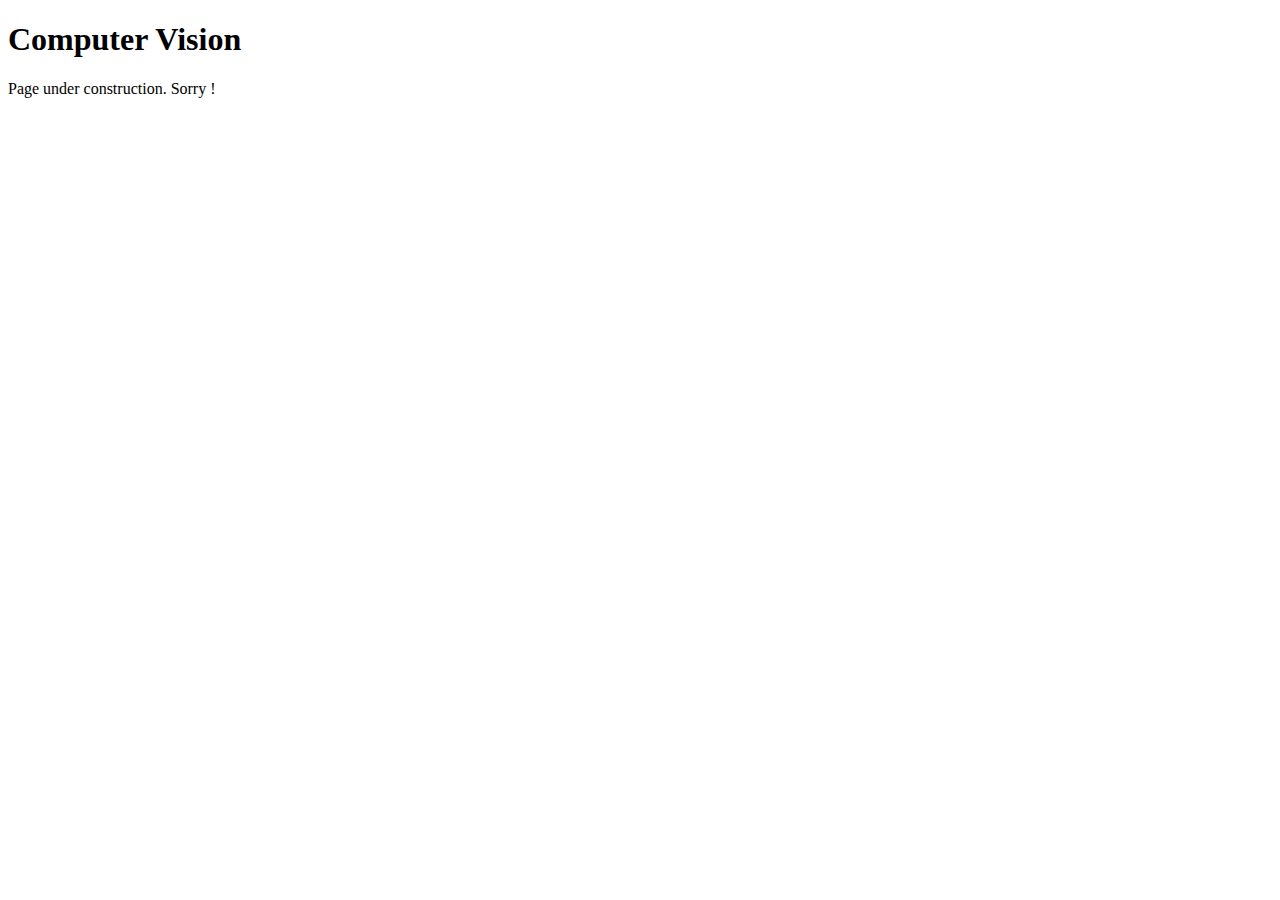
<file: computer_vision.html>
<!DOCTYPE html>
<html>
    <head>
    <title>Computer Vision</title>
     <!-- add icon link -->
     <link rel="icon"  href="">
    </head>
<body>

<h1>Computer Vision</h1>
<p> Page under construction. Sorry ! </p>
<!-- <p> Matlab code from Vannson et al., 2020 <a href="" target="_blank"> (paper here)</a></p> </p>
<p> This code has been simplified for displaying purposes.</p>
<p> The primary objective of this study was ... </p>
<p> Page under construction </p> -->


<pre id="matlabCode">
  

</body>
</html>
</file>
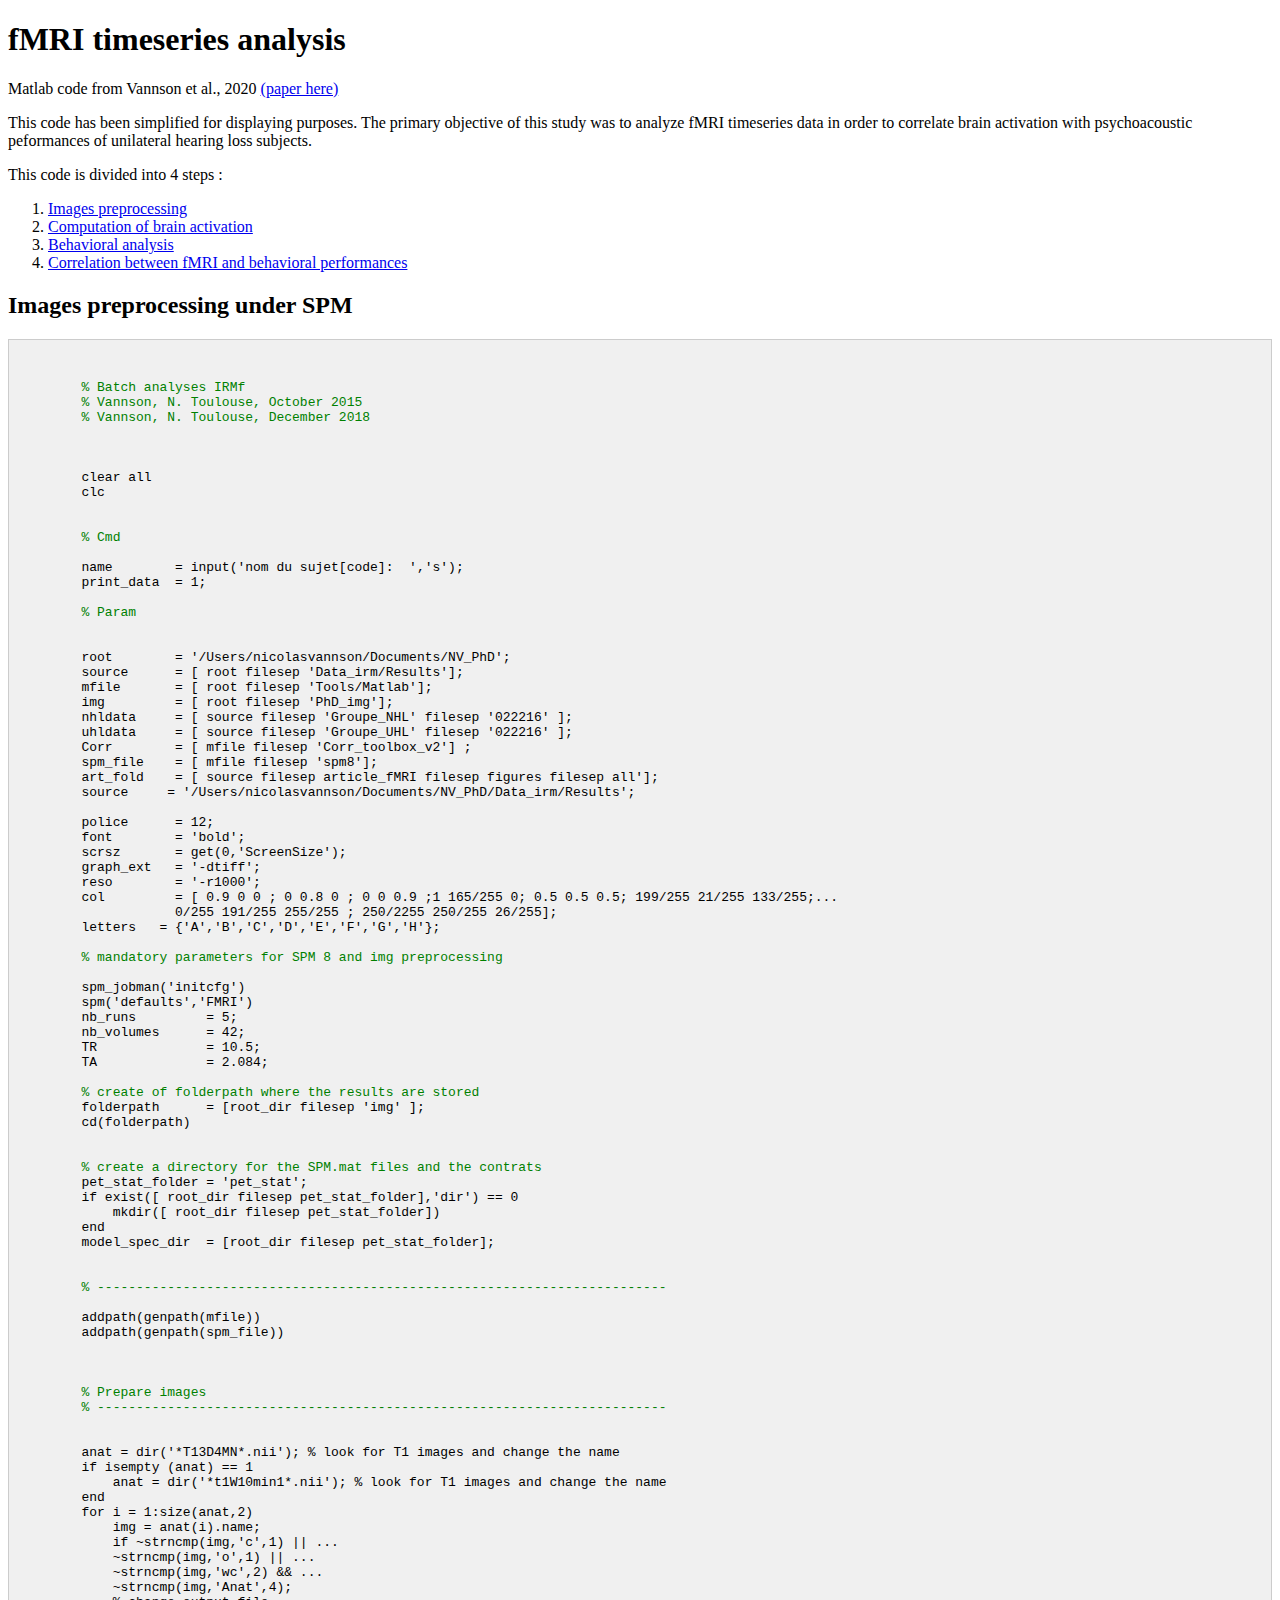
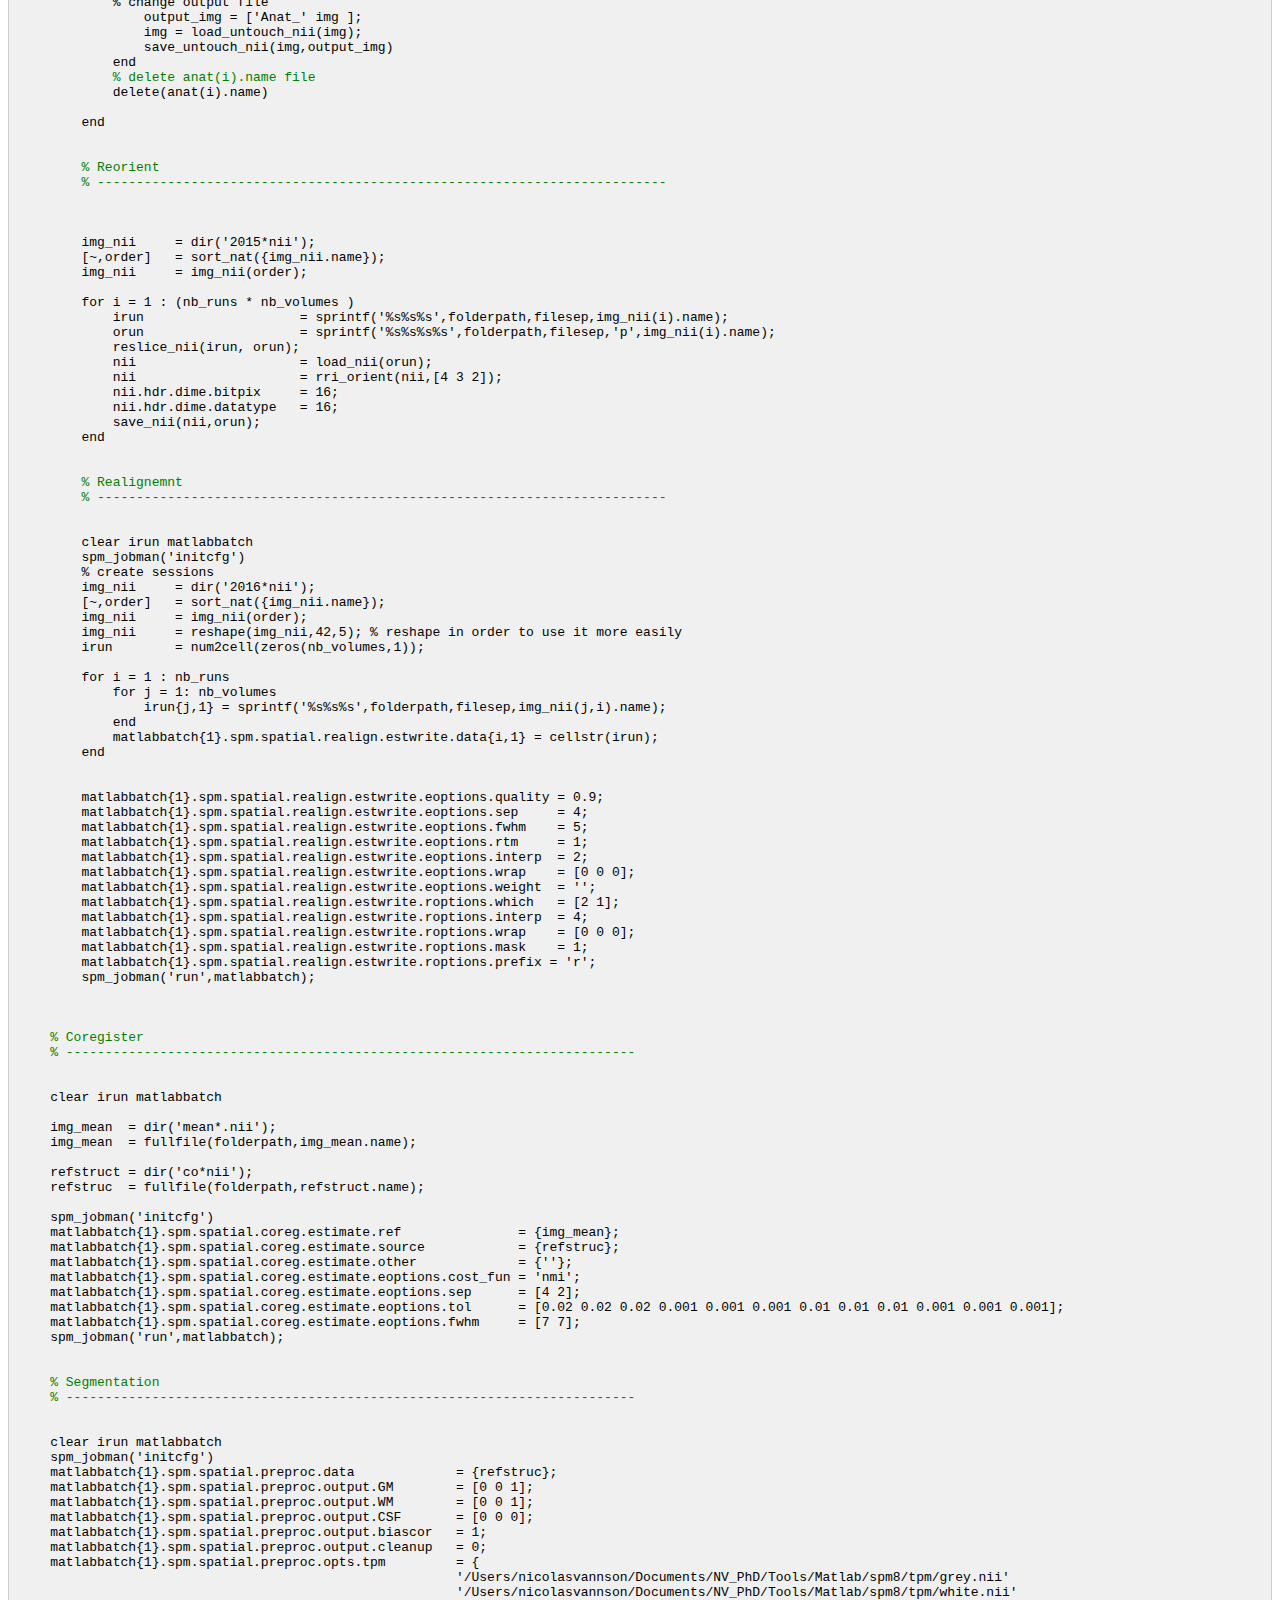
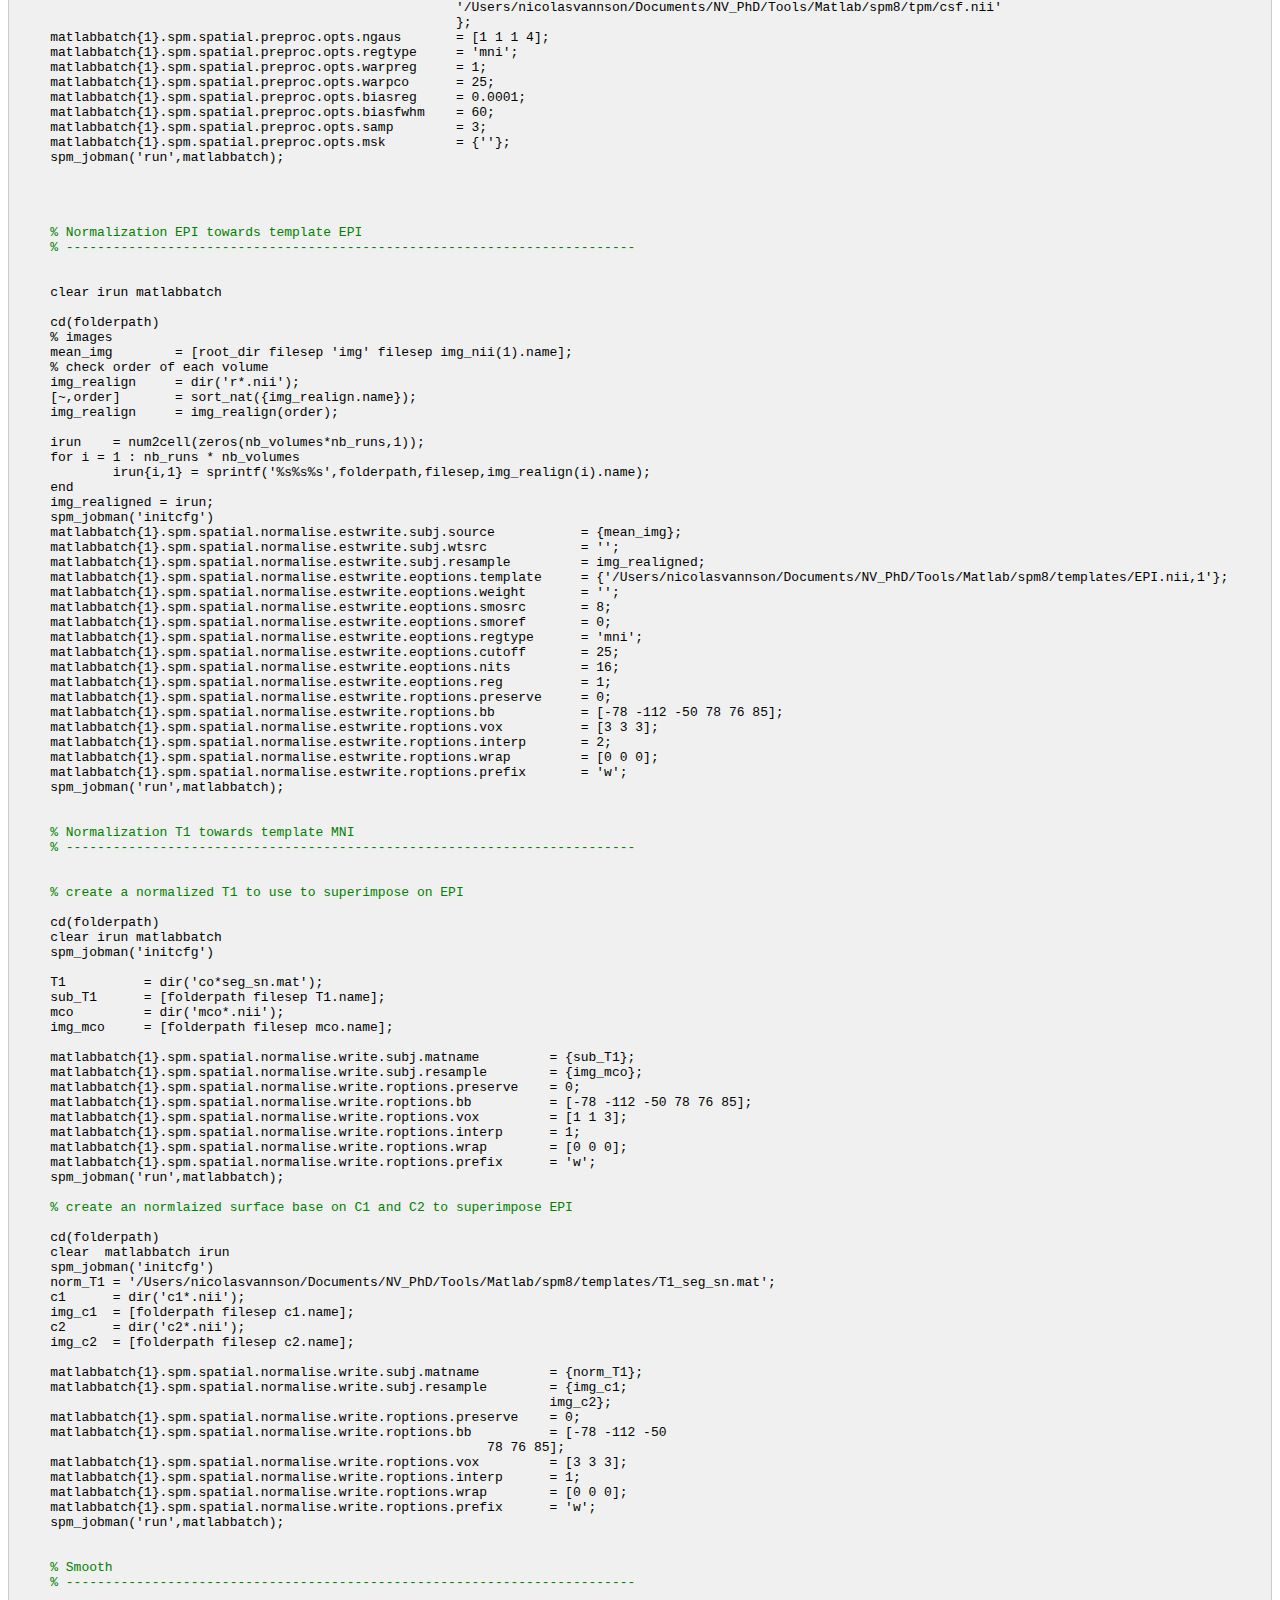
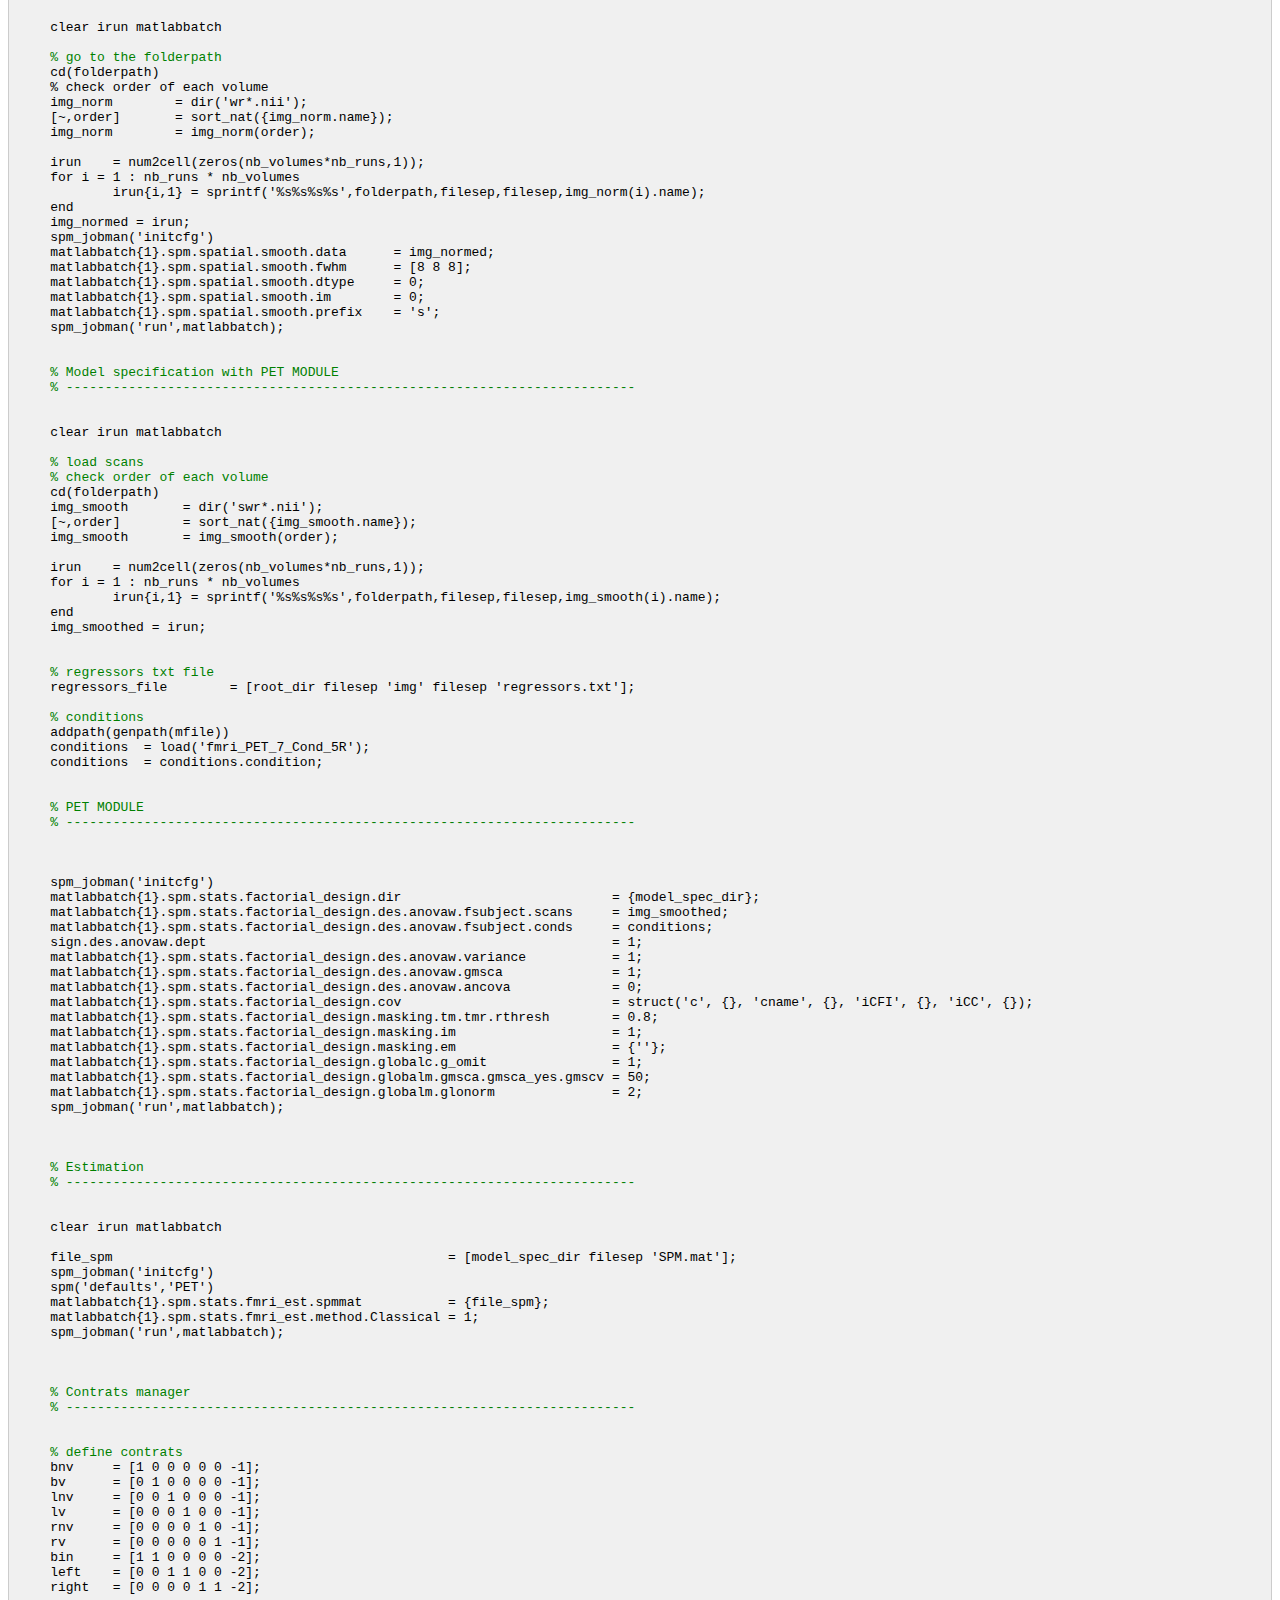
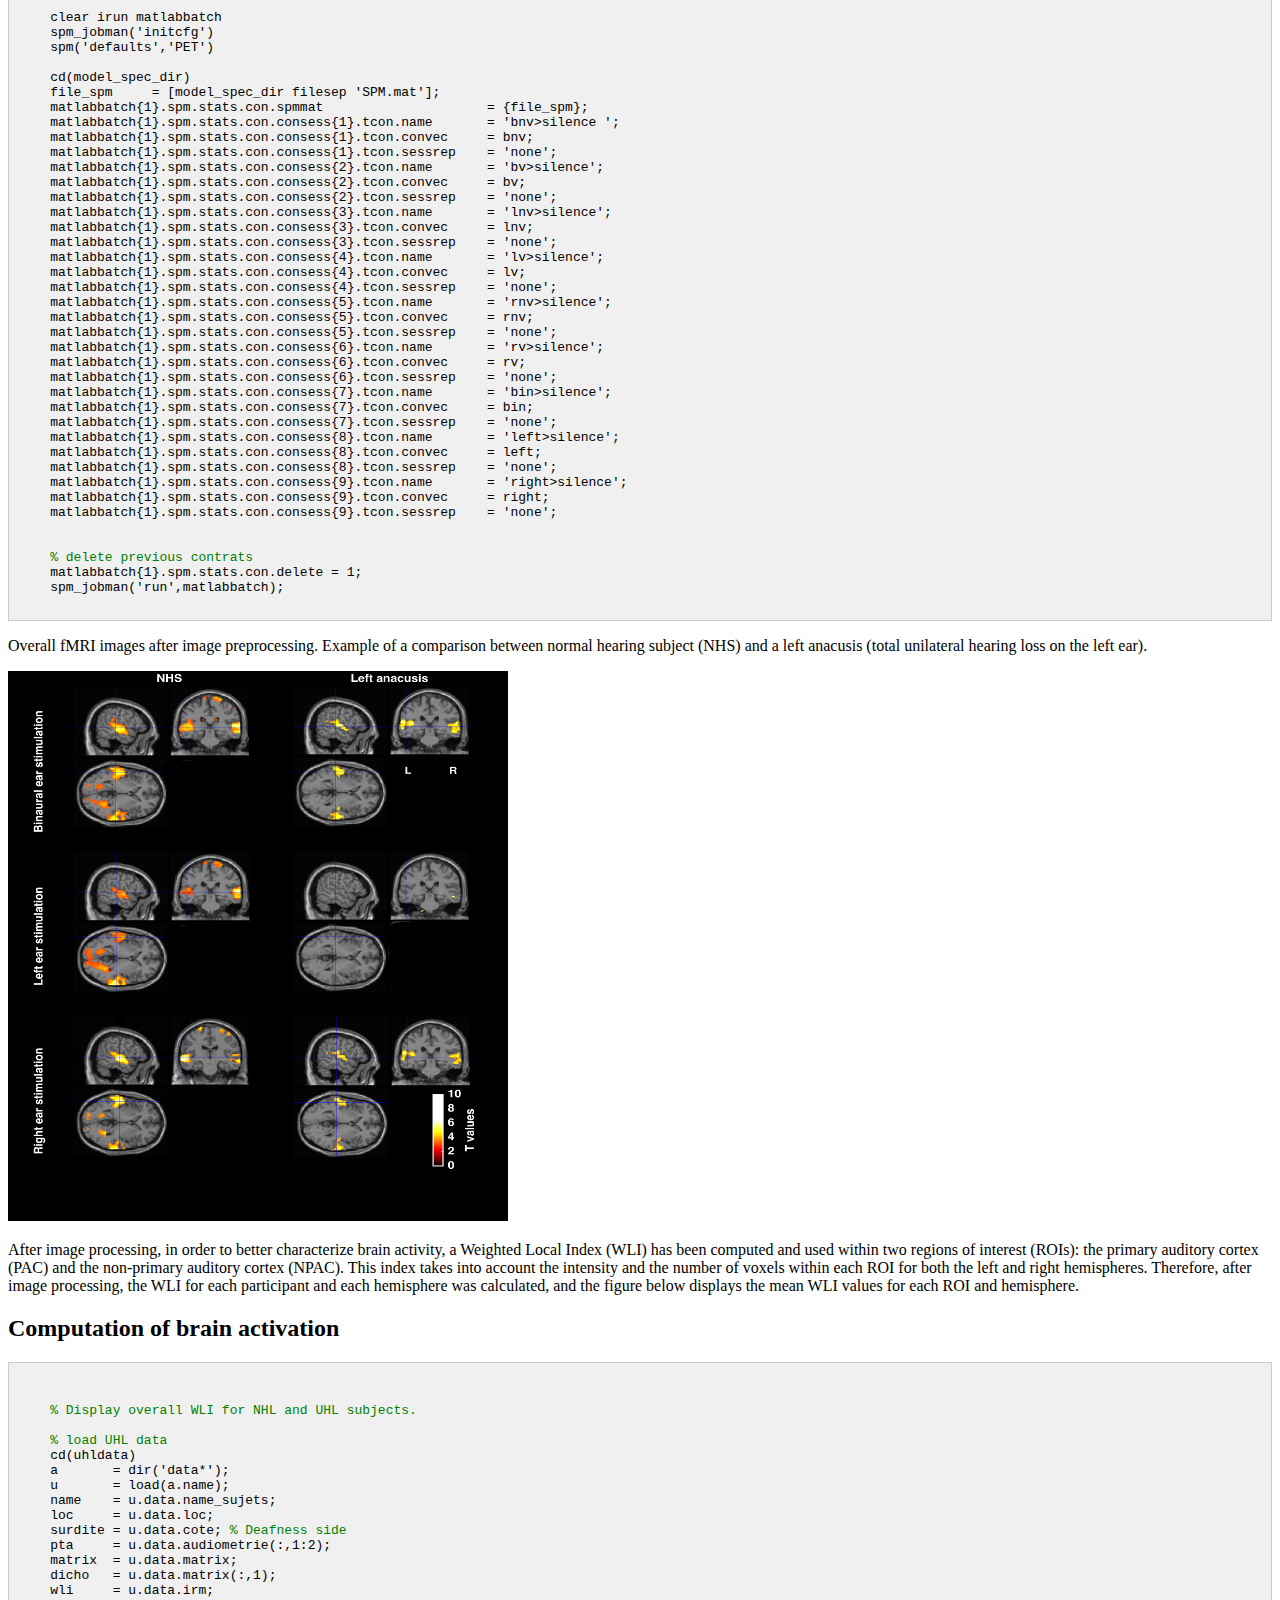
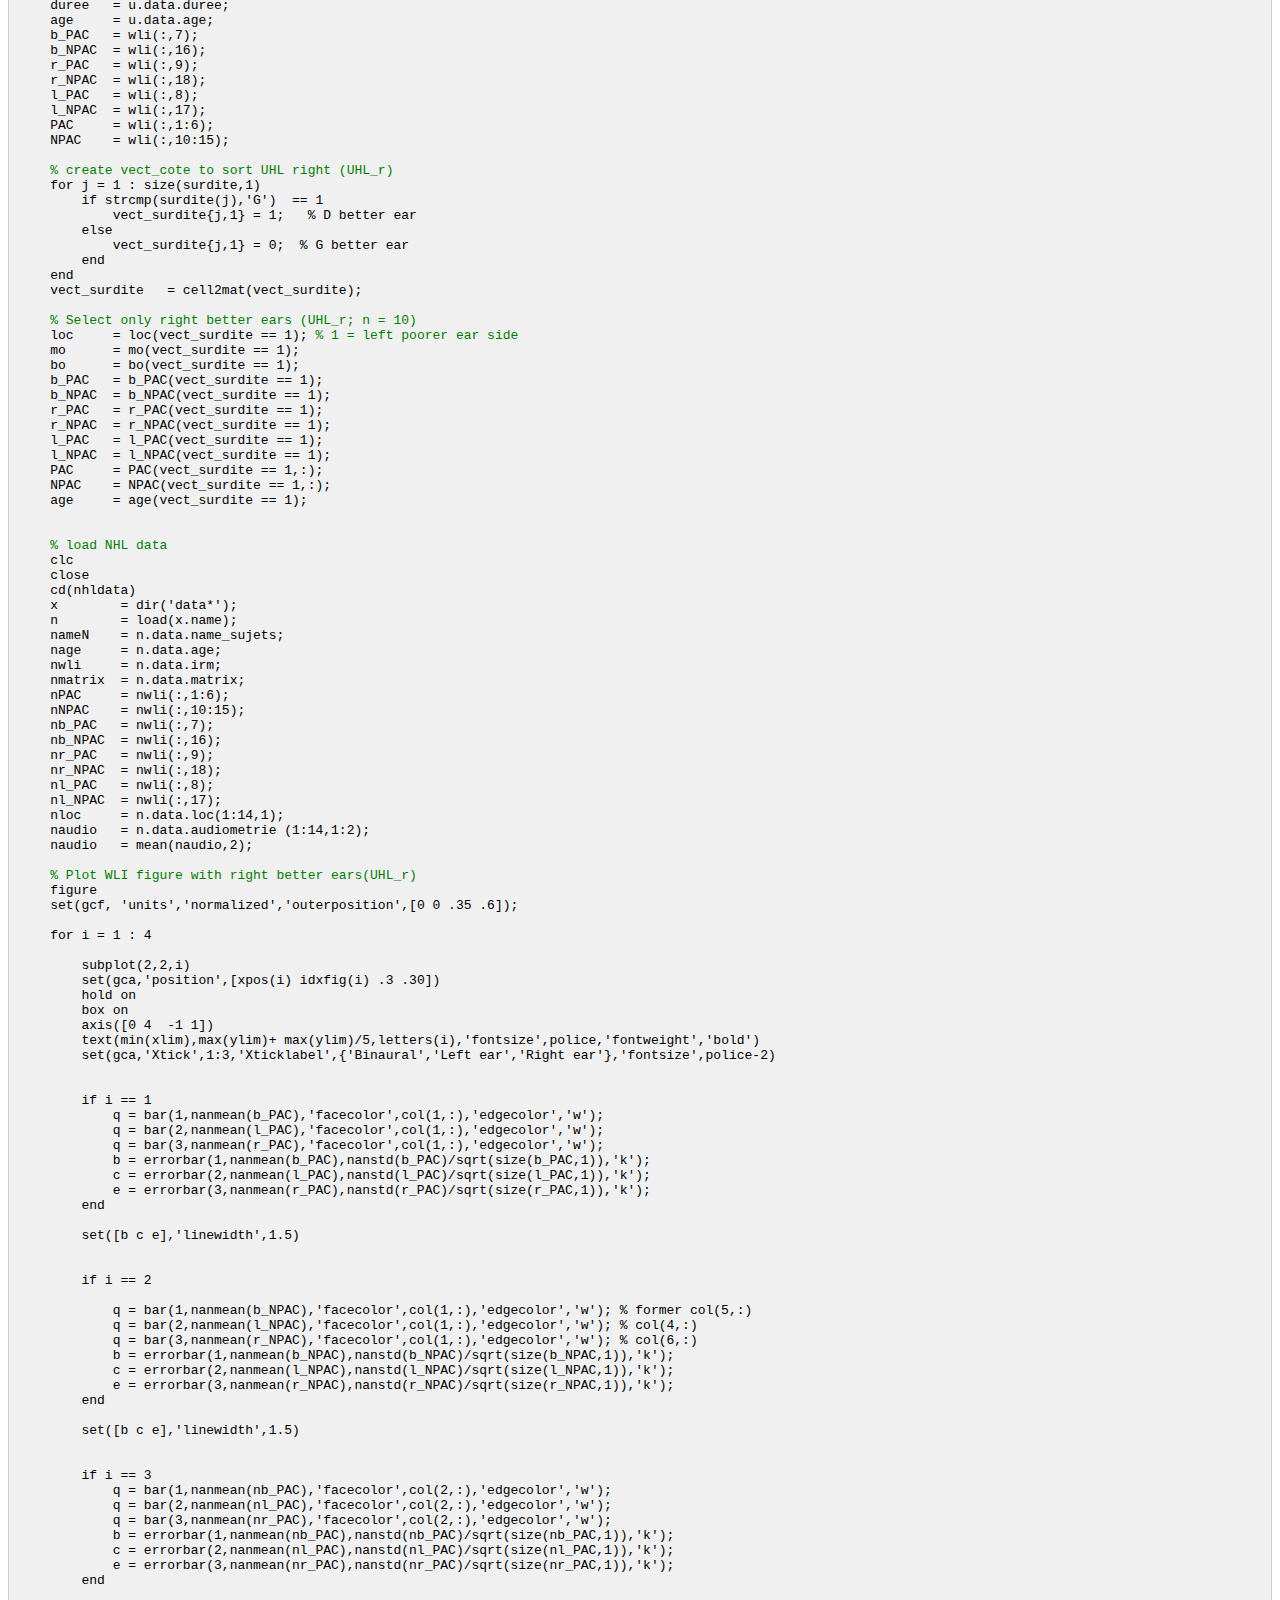
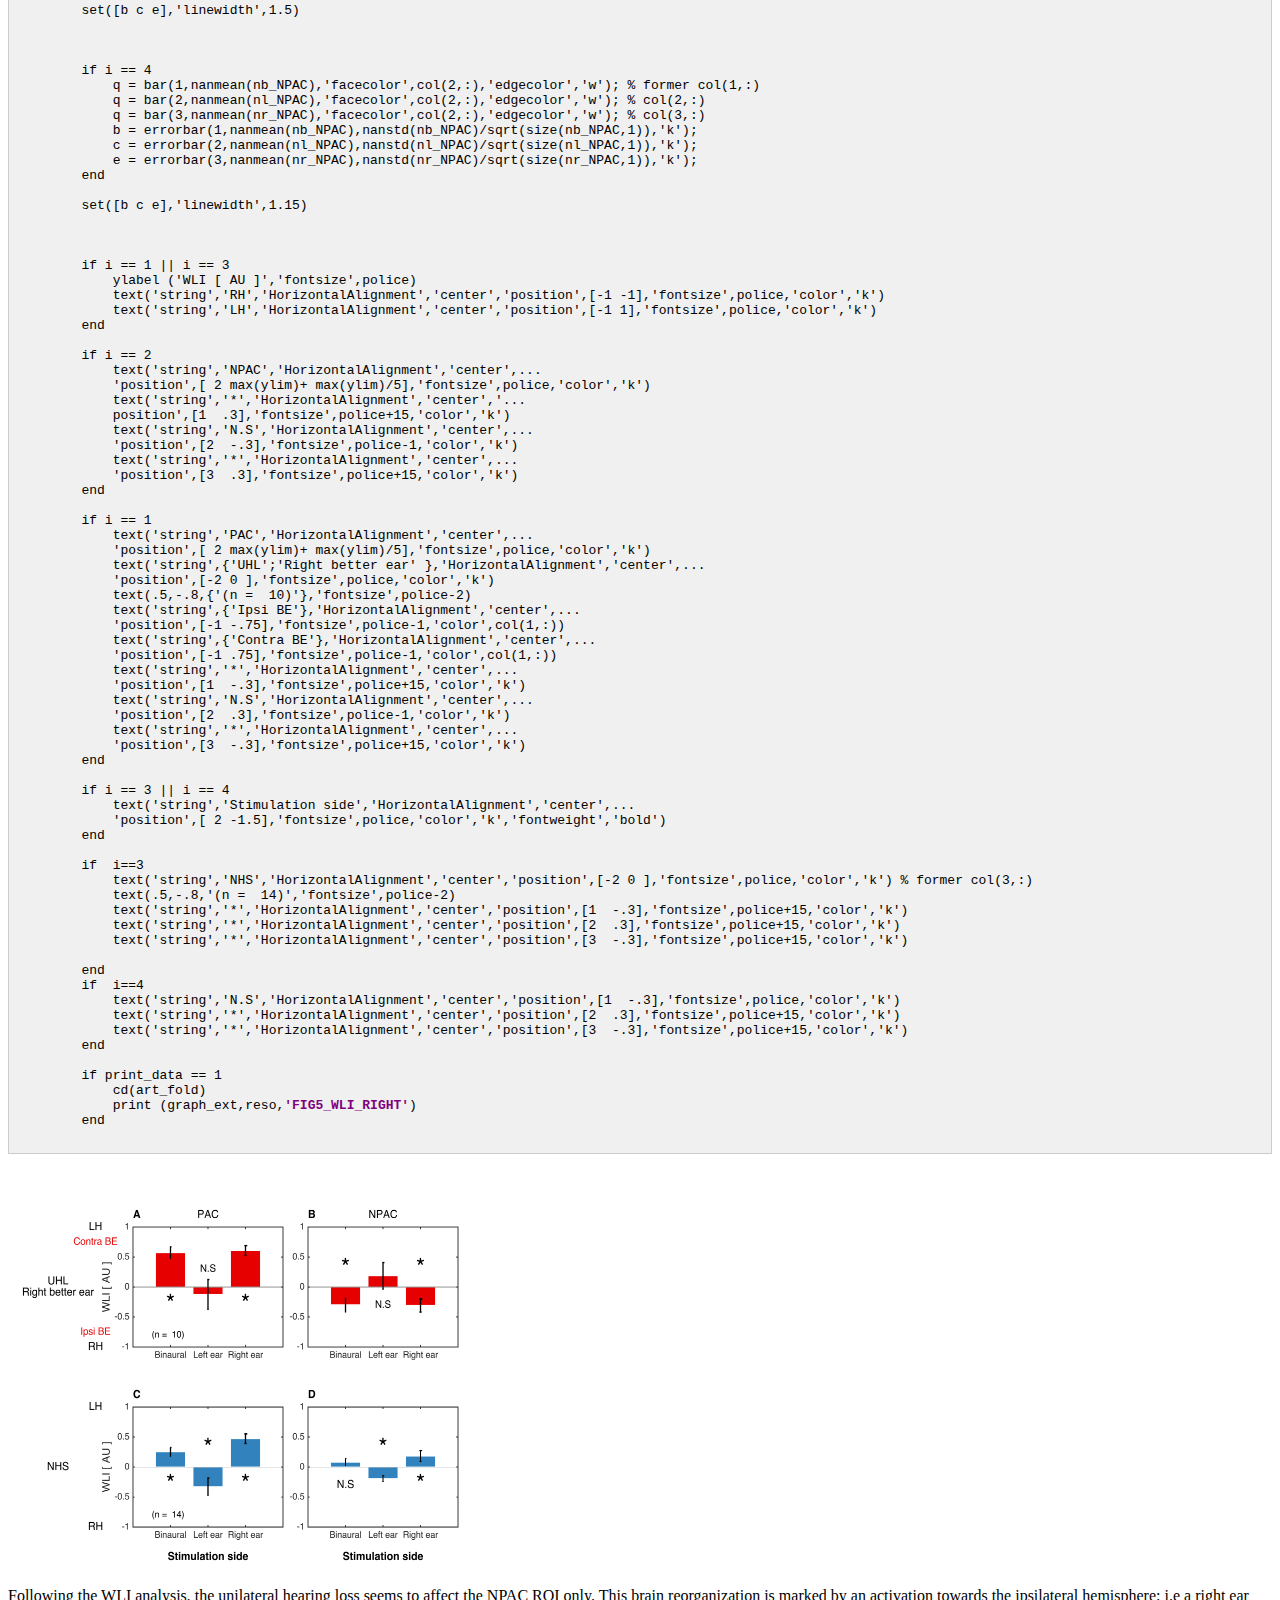
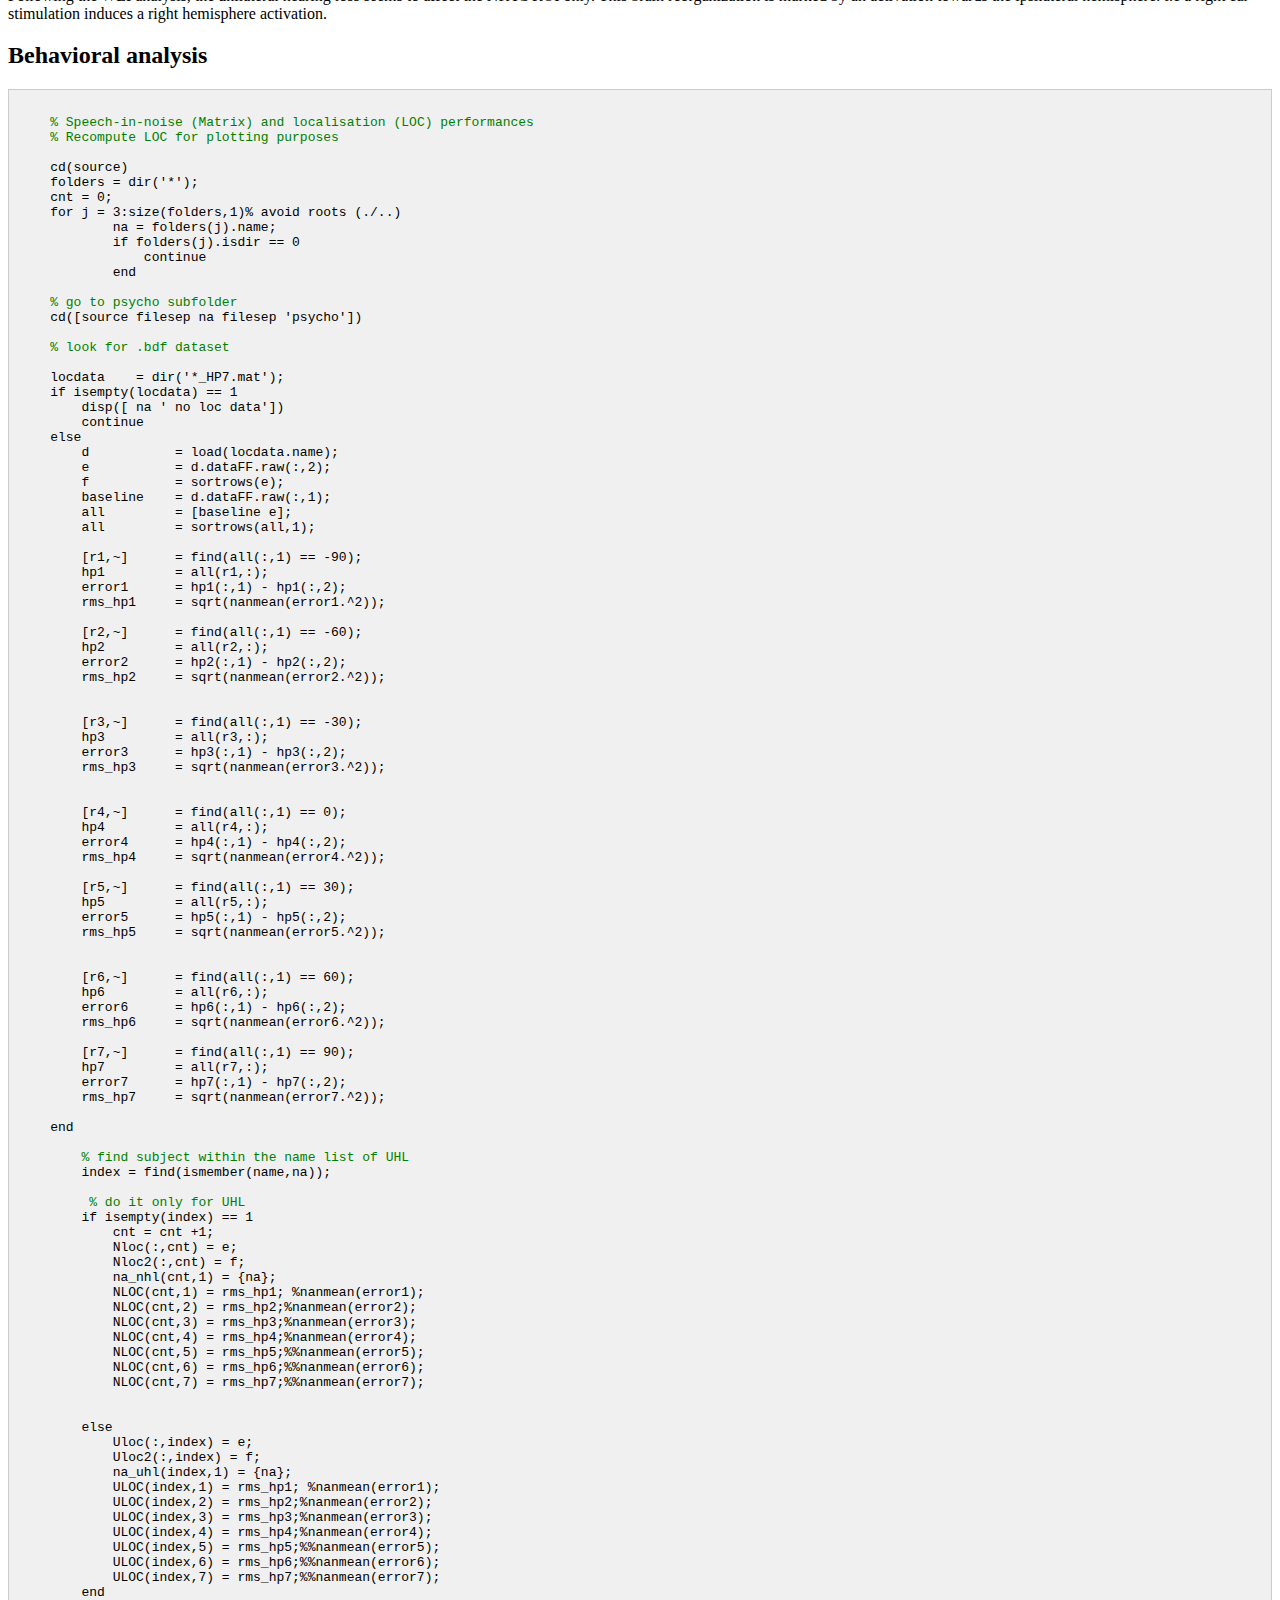
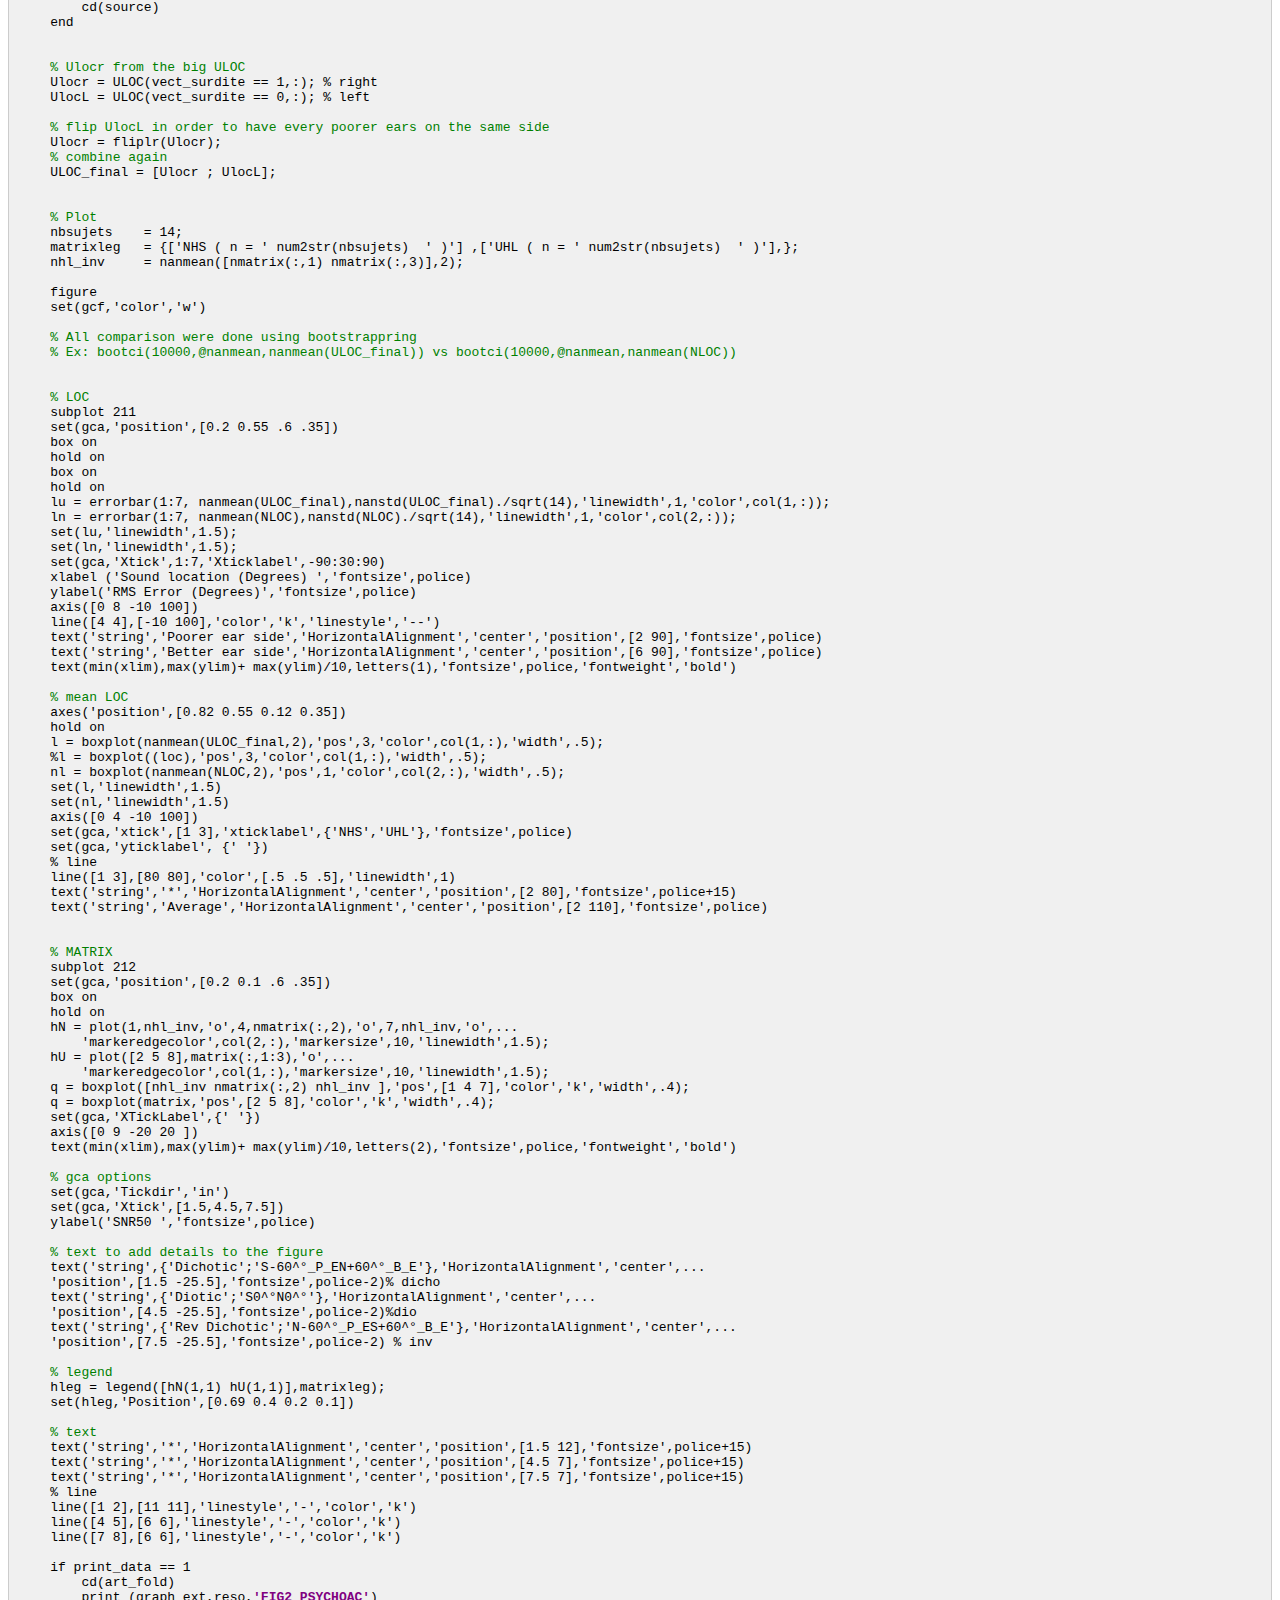
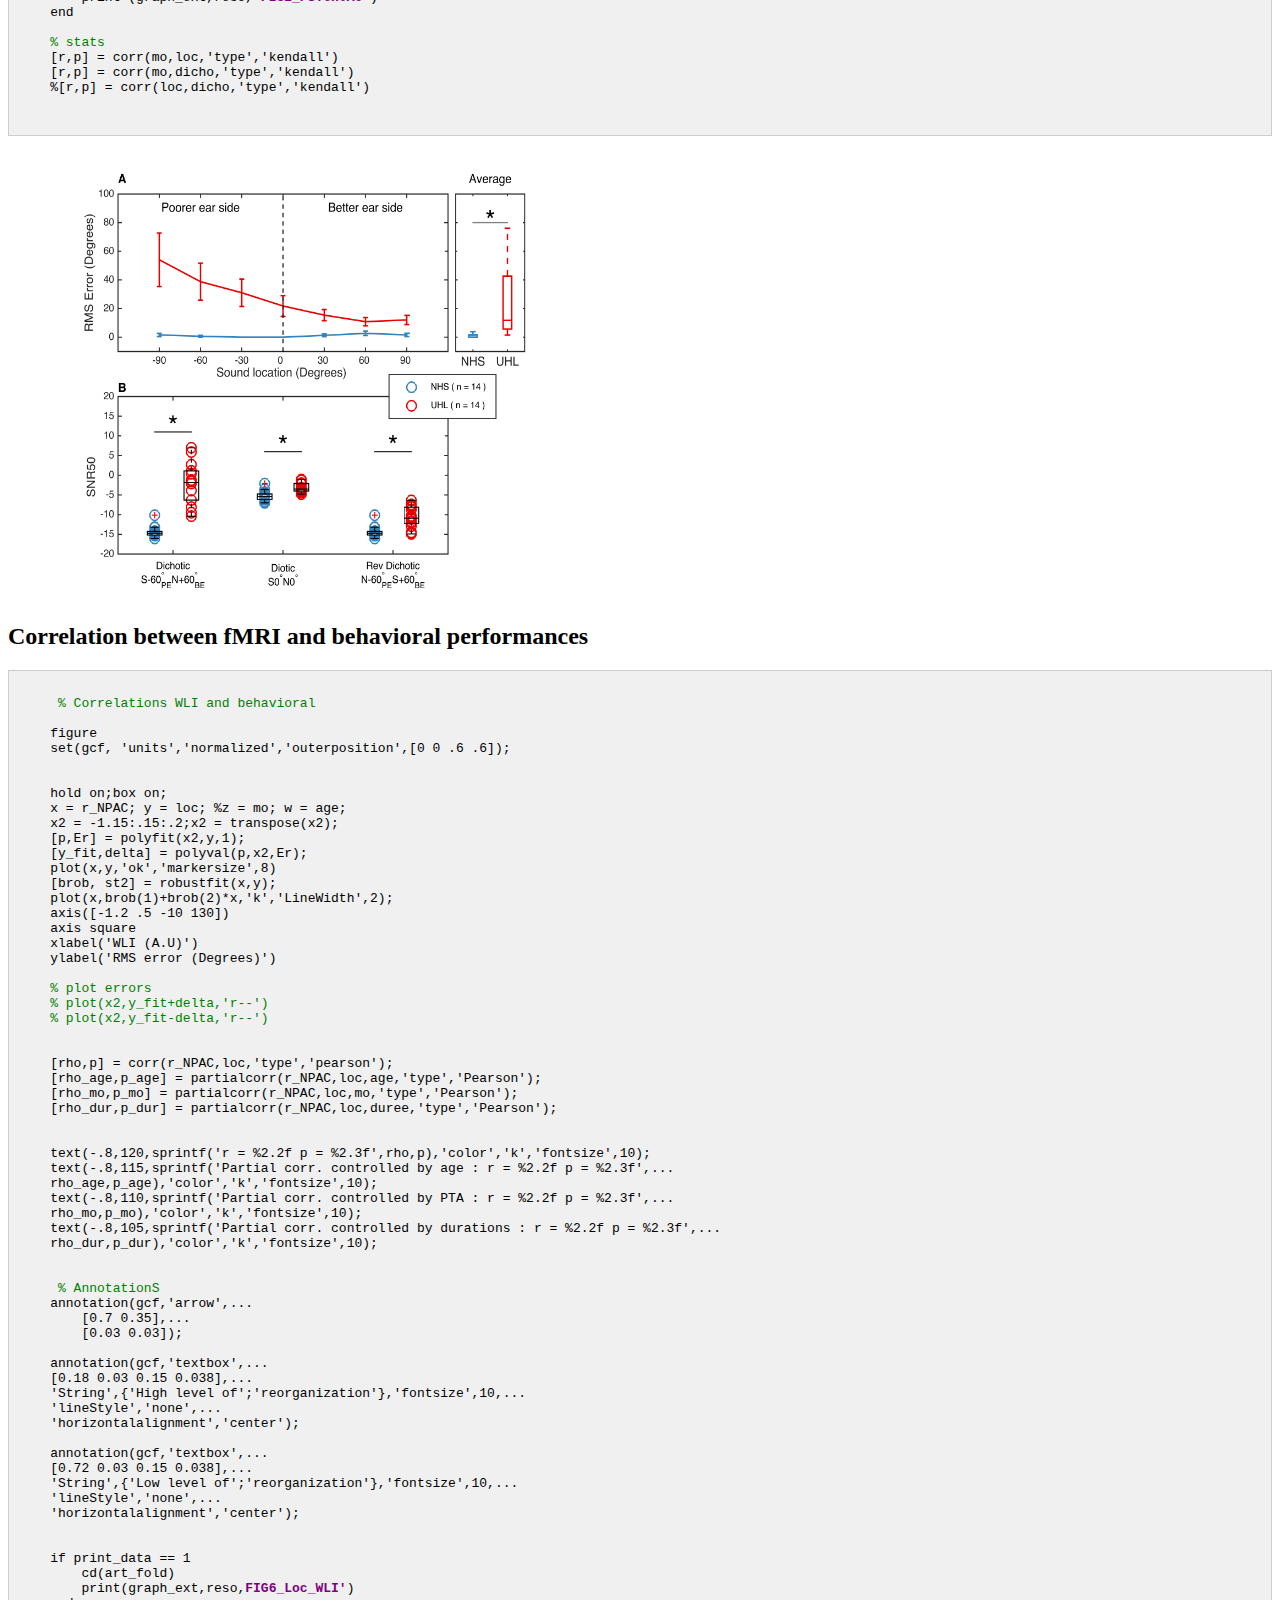
<file: fmri.html>
<!DOCTYPE html>
<html>
    <head>
    <title>fMRI</title>
     <!-- add icon link -->
     <link rel="icon"  href="static/matlab.png">

    <style>
    pre {
        background-color: #f0f0f0;
        padding: 10px;
        border: 1px solid #ccc;
        overflow-x: auto; /* Enable horizontal scrolling if needed */
        font-family: monospace; /* Use a monospaced font */
        white-space: pre-wrap; /* Allow line wrapping */
    }
    .comment {
        color: green;
    }
    .string {
        color: blue;
    }
    .keyword {
        color: purple;
        font-weight: bold;
    }
    .number {
        color: darkred;
    }
    </style>
    </head>
<body>

<h1>fMRI timeseries analysis</h1>
<div class="intro_text-container">
    <p> Matlab code from Vannson et al., 2020 <a href="https://www.sciencedirect.com/science/article/abs/pii/S0028393220303559" target="_blank"> (paper here)</a></p>
    This code has been simplified for displaying purposes.
    The primary objective of this study was to analyze fMRI timeseries data in order 
    to correlate brain activation with psychoacoustic peformances 
    of unilateral hearing loss subjects.</p>
    <p>This code is divided into 4 steps :</p>
    <ol> 
        <li><a href="#Img_preprocess">Images preprocessing </a> </li>
        <li><a href="#WLI">Computation of brain activation </a> </li>
        <li><a href="#Behav">Behavioral analysis</a></li>
        <li><a href="#fMRI_behav">Correlation between fMRI and behavioral performances </a></li>
    </ol>

</div>


<h2 id="Img_preprocess">Images preprocessing under SPM</h2>
<pre id="matlabCode">
    <!-- SPM -->
    <span class="comment">
        % Batch analyses IRMf
        % Vannson, N. Toulouse, October 2015
        % Vannson, N. Toulouse, December 2018

        </span>
     
        clear all
        clc

   
        <span class="comment">% Cmd</span>

        name        = input('nom du sujet[code]:  ','s');
        print_data  = 1;

        <span class="comment">% Param</span>

        
        root        = '/Users/nicolasvannson/Documents/NV_PhD';
        source      = [ root filesep 'Data_irm/Results'];
        mfile       = [ root filesep 'Tools/Matlab']; 
        img         = [ root filesep 'PhD_img'];
        nhldata     = [ source filesep 'Groupe_NHL' filesep '022216' ];
        uhldata     = [ source filesep 'Groupe_UHL' filesep '022216' ];
        Corr        = [ mfile filesep 'Corr_toolbox_v2'] ;
        spm_file    = [ mfile filesep 'spm8'];
        art_fold    = [ source filesep article_fMRI filesep figures filesep all'];
        source     = '/Users/nicolasvannson/Documents/NV_PhD/Data_irm/Results';
    
        police      = 12;
        font        = 'bold';
        scrsz       = get(0,'ScreenSize');
        graph_ext   = '-dtiff';
        reso        = '-r1000';
        col         = [ 0.9 0 0 ; 0 0.8 0 ; 0 0 0.9 ;1 165/255 0; 0.5 0.5 0.5; 199/255 21/255 133/255;...
                    0/255 191/255 255/255 ; 250/2255 250/255 26/255];
        letters   = {'A','B','C','D','E','F','G','H'};        

        <span class="comment">% mandatory parameters for SPM 8 and img preprocessing</span>

        spm_jobman('initcfg')
        spm('defaults','FMRI')
        nb_runs         = 5;
        nb_volumes      = 42;
        TR              = 10.5;
        TA              = 2.084;

        <span class="comment">% create of folderpath where the results are stored</span>
        folderpath      = [root_dir filesep 'img' ];
        cd(folderpath)
        

        <span class="comment">% create a directory for the SPM.mat files and the contrats</span>
        pet_stat_folder = 'pet_stat';
        if exist([ root_dir filesep pet_stat_folder],'dir') == 0
            mkdir([ root_dir filesep pet_stat_folder])
        end
        model_spec_dir  = [root_dir filesep pet_stat_folder];

        <span class="comment">
        % -------------------------------------------------------------------------
        </span>
        addpath(genpath(mfile))
        addpath(genpath(spm_file))


        <span class="comment">
        % Prepare images
        % -------------------------------------------------------------------------
        </span>

        anat = dir('*T13D4MN*.nii'); % look for T1 images and change the name
        if isempty (anat) == 1
            anat = dir('*t1W10min1*.nii'); % look for T1 images and change the name
        end
        for i = 1:size(anat,2)
            img = anat(i).name;
            if ~strncmp(img,'c',1) || ...
            ~strncmp(img,'o',1) || ...
            ~strncmp(img,'wc',2) && ...
            ~strncmp(img,'Anat',4); 
            % change output file
                output_img = ['Anat_' img ];
                img = load_untouch_nii(img);
                save_untouch_nii(img,output_img)
            end
            <span class="comment">% delete anat(i).name file</span>
            delete(anat(i).name)
            
        end

        <span class="comment">
        % Reorient
        % -------------------------------------------------------------------------
        </span>


        img_nii     = dir('2015*nii');
        [~,order]   = sort_nat({img_nii.name});
        img_nii     = img_nii(order);

        for i = 1 : (nb_runs * nb_volumes ) 
            irun                    = sprintf('%s%s%s',folderpath,filesep,img_nii(i).name);  
            orun                    = sprintf('%s%s%s%s',folderpath,filesep,'p',img_nii(i).name); 
            reslice_nii(irun, orun);
            nii                     = load_nii(orun);  
            nii                     = rri_orient(nii,[4 3 2]); 
            nii.hdr.dime.bitpix     = 16;
            nii.hdr.dime.datatype   = 16;
            save_nii(nii,orun);
        end

        <span class="comment">
        % Realignemnt
        % -------------------------------------------------------------------------
         </span>

        clear irun matlabbatch
        spm_jobman('initcfg')
        % create sessions
        img_nii     = dir('2016*nii');
        [~,order]   = sort_nat({img_nii.name});
        img_nii     = img_nii(order);
        img_nii     = reshape(img_nii,42,5); % reshape in order to use it more easily
        irun        = num2cell(zeros(nb_volumes,1));

        for i = 1 : nb_runs 
            for j = 1: nb_volumes
                irun{j,1} = sprintf('%s%s%s',folderpath,filesep,img_nii(j,i).name);
            end
            matlabbatch{1}.spm.spatial.realign.estwrite.data{i,1} = cellstr(irun);
        end


        matlabbatch{1}.spm.spatial.realign.estwrite.eoptions.quality = 0.9;
        matlabbatch{1}.spm.spatial.realign.estwrite.eoptions.sep     = 4;
        matlabbatch{1}.spm.spatial.realign.estwrite.eoptions.fwhm    = 5;
        matlabbatch{1}.spm.spatial.realign.estwrite.eoptions.rtm     = 1;
        matlabbatch{1}.spm.spatial.realign.estwrite.eoptions.interp  = 2;
        matlabbatch{1}.spm.spatial.realign.estwrite.eoptions.wrap    = [0 0 0];
        matlabbatch{1}.spm.spatial.realign.estwrite.eoptions.weight  = '';
        matlabbatch{1}.spm.spatial.realign.estwrite.roptions.which   = [2 1];
        matlabbatch{1}.spm.spatial.realign.estwrite.roptions.interp  = 4;
        matlabbatch{1}.spm.spatial.realign.estwrite.roptions.wrap    = [0 0 0];
        matlabbatch{1}.spm.spatial.realign.estwrite.roptions.mask    = 1;
        matlabbatch{1}.spm.spatial.realign.estwrite.roptions.prefix = 'r';
        spm_jobman('run',matlabbatch);


    <span class="comment">
    % Coregister
    % -------------------------------------------------------------------------
    </span>

    clear irun matlabbatch

    img_mean  = dir('mean*.nii');
    img_mean  = fullfile(folderpath,img_mean.name);

    refstruct = dir('co*nii');
    refstruc  = fullfile(folderpath,refstruct.name);

    spm_jobman('initcfg')
    matlabbatch{1}.spm.spatial.coreg.estimate.ref               = {img_mean};
    matlabbatch{1}.spm.spatial.coreg.estimate.source            = {refstruc};
    matlabbatch{1}.spm.spatial.coreg.estimate.other             = {''};
    matlabbatch{1}.spm.spatial.coreg.estimate.eoptions.cost_fun = 'nmi';
    matlabbatch{1}.spm.spatial.coreg.estimate.eoptions.sep      = [4 2];
    matlabbatch{1}.spm.spatial.coreg.estimate.eoptions.tol      = [0.02 0.02 0.02 0.001 0.001 0.001 0.01 0.01 0.01 0.001 0.001 0.001];
    matlabbatch{1}.spm.spatial.coreg.estimate.eoptions.fwhm     = [7 7];
    spm_jobman('run',matlabbatch);

    <span class="comment">
    % Segmentation
    % -------------------------------------------------------------------------
    </span>

    clear irun matlabbatch
    spm_jobman('initcfg')
    matlabbatch{1}.spm.spatial.preproc.data             = {refstruc};
    matlabbatch{1}.spm.spatial.preproc.output.GM        = [0 0 1];
    matlabbatch{1}.spm.spatial.preproc.output.WM        = [0 0 1];
    matlabbatch{1}.spm.spatial.preproc.output.CSF       = [0 0 0];
    matlabbatch{1}.spm.spatial.preproc.output.biascor   = 1;
    matlabbatch{1}.spm.spatial.preproc.output.cleanup   = 0;
    matlabbatch{1}.spm.spatial.preproc.opts.tpm         = {
                                                        '/Users/nicolasvannson/Documents/NV_PhD/Tools/Matlab/spm8/tpm/grey.nii'
                                                        '/Users/nicolasvannson/Documents/NV_PhD/Tools/Matlab/spm8/tpm/white.nii'
                                                        '/Users/nicolasvannson/Documents/NV_PhD/Tools/Matlab/spm8/tpm/csf.nii'
                                                        };
    matlabbatch{1}.spm.spatial.preproc.opts.ngaus       = [1 1 1 4];                            
    matlabbatch{1}.spm.spatial.preproc.opts.regtype     = 'mni';
    matlabbatch{1}.spm.spatial.preproc.opts.warpreg     = 1;
    matlabbatch{1}.spm.spatial.preproc.opts.warpco      = 25;
    matlabbatch{1}.spm.spatial.preproc.opts.biasreg     = 0.0001;
    matlabbatch{1}.spm.spatial.preproc.opts.biasfwhm    = 60;
    matlabbatch{1}.spm.spatial.preproc.opts.samp        = 3;
    matlabbatch{1}.spm.spatial.preproc.opts.msk         = {''};
    spm_jobman('run',matlabbatch);



    <span class="comment">
    % Normalization EPI towards template EPI
    % -------------------------------------------------------------------------
    </span>

    clear irun matlabbatch

    cd(folderpath)
    % images
    mean_img        = [root_dir filesep 'img' filesep img_nii(1).name];
    % check order of each volume
    img_realign     = dir('r*.nii');
    [~,order]       = sort_nat({img_realign.name});
    img_realign     = img_realign(order);

    irun    = num2cell(zeros(nb_volumes*nb_runs,1));
    for i = 1 : nb_runs * nb_volumes 
            irun{i,1} = sprintf('%s%s%s',folderpath,filesep,img_realign(i).name);
    end
    img_realigned = irun;
    spm_jobman('initcfg')
    matlabbatch{1}.spm.spatial.normalise.estwrite.subj.source           = {mean_img};
    matlabbatch{1}.spm.spatial.normalise.estwrite.subj.wtsrc            = '';
    matlabbatch{1}.spm.spatial.normalise.estwrite.subj.resample         = img_realigned;
    matlabbatch{1}.spm.spatial.normalise.estwrite.eoptions.template     = {'/Users/nicolasvannson/Documents/NV_PhD/Tools/Matlab/spm8/templates/EPI.nii,1'};
    matlabbatch{1}.spm.spatial.normalise.estwrite.eoptions.weight       = '';
    matlabbatch{1}.spm.spatial.normalise.estwrite.eoptions.smosrc       = 8;
    matlabbatch{1}.spm.spatial.normalise.estwrite.eoptions.smoref       = 0;
    matlabbatch{1}.spm.spatial.normalise.estwrite.eoptions.regtype      = 'mni';
    matlabbatch{1}.spm.spatial.normalise.estwrite.eoptions.cutoff       = 25;
    matlabbatch{1}.spm.spatial.normalise.estwrite.eoptions.nits         = 16;
    matlabbatch{1}.spm.spatial.normalise.estwrite.eoptions.reg          = 1;
    matlabbatch{1}.spm.spatial.normalise.estwrite.roptions.preserve     = 0;
    matlabbatch{1}.spm.spatial.normalise.estwrite.roptions.bb           = [-78 -112 -50 78 76 85];
    matlabbatch{1}.spm.spatial.normalise.estwrite.roptions.vox          = [3 3 3];
    matlabbatch{1}.spm.spatial.normalise.estwrite.roptions.interp       = 2;
    matlabbatch{1}.spm.spatial.normalise.estwrite.roptions.wrap         = [0 0 0];
    matlabbatch{1}.spm.spatial.normalise.estwrite.roptions.prefix       = 'w';
    spm_jobman('run',matlabbatch);

    <span class="comment">
    % Normalization T1 towards template MNI
    % -------------------------------------------------------------------------
    </span>

    <span class="comment">% create a normalized T1 to use to superimpose on EPI </span>

    cd(folderpath)
    clear irun matlabbatch
    spm_jobman('initcfg')

    T1          = dir('co*seg_sn.mat');
    sub_T1      = [folderpath filesep T1.name];
    mco         = dir('mco*.nii');
    img_mco     = [folderpath filesep mco.name];

    matlabbatch{1}.spm.spatial.normalise.write.subj.matname         = {sub_T1};
    matlabbatch{1}.spm.spatial.normalise.write.subj.resample        = {img_mco};
    matlabbatch{1}.spm.spatial.normalise.write.roptions.preserve    = 0;
    matlabbatch{1}.spm.spatial.normalise.write.roptions.bb          = [-78 -112 -50 78 76 85];
    matlabbatch{1}.spm.spatial.normalise.write.roptions.vox         = [1 1 3];
    matlabbatch{1}.spm.spatial.normalise.write.roptions.interp      = 1;
    matlabbatch{1}.spm.spatial.normalise.write.roptions.wrap        = [0 0 0];
    matlabbatch{1}.spm.spatial.normalise.write.roptions.prefix      = 'w';
    spm_jobman('run',matlabbatch);

    <span class="comment">% create an normlaized surface base on C1 and C2 to superimpose EPI </span>

    cd(folderpath)
    clear  matlabbatch irun
    spm_jobman('initcfg')
    norm_T1 = '/Users/nicolasvannson/Documents/NV_PhD/Tools/Matlab/spm8/templates/T1_seg_sn.mat';
    c1      = dir('c1*.nii');
    img_c1  = [folderpath filesep c1.name];
    c2      = dir('c2*.nii');
    img_c2  = [folderpath filesep c2.name];

    matlabbatch{1}.spm.spatial.normalise.write.subj.matname         = {norm_T1};
    matlabbatch{1}.spm.spatial.normalise.write.subj.resample        = {img_c1;
                                                                    img_c2};
    matlabbatch{1}.spm.spatial.normalise.write.roptions.preserve    = 0;
    matlabbatch{1}.spm.spatial.normalise.write.roptions.bb          = [-78 -112 -50
                                                            78 76 85];
    matlabbatch{1}.spm.spatial.normalise.write.roptions.vox         = [3 3 3];
    matlabbatch{1}.spm.spatial.normalise.write.roptions.interp      = 1;
    matlabbatch{1}.spm.spatial.normalise.write.roptions.wrap        = [0 0 0];
    matlabbatch{1}.spm.spatial.normalise.write.roptions.prefix      = 'w';
    spm_jobman('run',matlabbatch);

    <span class="comment">
    % Smooth
    % -------------------------------------------------------------------------
    </span>

    clear irun matlabbatch

    <span class="comment">% go to the folderpath</span>
    cd(folderpath)
    % check order of each volume
    img_norm        = dir('wr*.nii');
    [~,order]       = sort_nat({img_norm.name});
    img_norm        = img_norm(order);

    irun    = num2cell(zeros(nb_volumes*nb_runs,1));
    for i = 1 : nb_runs * nb_volumes 
            irun{i,1} = sprintf('%s%s%s%s',folderpath,filesep,filesep,img_norm(i).name);
    end
    img_normed = irun;
    spm_jobman('initcfg')
    matlabbatch{1}.spm.spatial.smooth.data      = img_normed;
    matlabbatch{1}.spm.spatial.smooth.fwhm      = [8 8 8];
    matlabbatch{1}.spm.spatial.smooth.dtype     = 0;
    matlabbatch{1}.spm.spatial.smooth.im        = 0;
    matlabbatch{1}.spm.spatial.smooth.prefix    = 's';
    spm_jobman('run',matlabbatch);

    <span class="comment">
    % Model specification with PET MODULE
    % -------------------------------------------------------------------------
    </span>

    clear irun matlabbatch

    <span class="comment">% load scans</span>
    <span class="comment">% check order of each volume</span>
    cd(folderpath)
    img_smooth       = dir('swr*.nii');
    [~,order]        = sort_nat({img_smooth.name});
    img_smooth       = img_smooth(order);

    irun    = num2cell(zeros(nb_volumes*nb_runs,1));
    for i = 1 : nb_runs * nb_volumes 
            irun{i,1} = sprintf('%s%s%s%s',folderpath,filesep,filesep,img_smooth(i).name);
    end
    img_smoothed = irun;


    <span class="comment">% regressors txt file</span>
    regressors_file        = [root_dir filesep 'img' filesep 'regressors.txt'];

    <span class="comment">% conditions</span>
    addpath(genpath(mfile))
    conditions  = load('fmri_PET_7_Cond_5R');
    conditions  = conditions.condition;

    <span class="comment">
    % PET MODULE
    % -------------------------------------------------------------------------
    </span>


    spm_jobman('initcfg')
    matlabbatch{1}.spm.stats.factorial_design.dir                           = {model_spec_dir};
    matlabbatch{1}.spm.stats.factorial_design.des.anovaw.fsubject.scans     = img_smoothed;
    matlabbatch{1}.spm.stats.factorial_design.des.anovaw.fsubject.conds     = conditions;
    sign.des.anovaw.dept                                                    = 1;
    matlabbatch{1}.spm.stats.factorial_design.des.anovaw.variance           = 1;
    matlabbatch{1}.spm.stats.factorial_design.des.anovaw.gmsca              = 1;
    matlabbatch{1}.spm.stats.factorial_design.des.anovaw.ancova             = 0;
    matlabbatch{1}.spm.stats.factorial_design.cov                           = struct('c', {}, 'cname', {}, 'iCFI', {}, 'iCC', {});
    matlabbatch{1}.spm.stats.factorial_design.masking.tm.tmr.rthresh        = 0.8;
    matlabbatch{1}.spm.stats.factorial_design.masking.im                    = 1;
    matlabbatch{1}.spm.stats.factorial_design.masking.em                    = {''};
    matlabbatch{1}.spm.stats.factorial_design.globalc.g_omit                = 1;
    matlabbatch{1}.spm.stats.factorial_design.globalm.gmsca.gmsca_yes.gmscv = 50;
    matlabbatch{1}.spm.stats.factorial_design.globalm.glonorm               = 2;
    spm_jobman('run',matlabbatch);


    <span class="comment">
    % Estimation
    % -------------------------------------------------------------------------
    </span>

    clear irun matlabbatch

    file_spm                                           = [model_spec_dir filesep 'SPM.mat'];
    spm_jobman('initcfg')
    spm('defaults','PET')
    matlabbatch{1}.spm.stats.fmri_est.spmmat           = {file_spm};
    matlabbatch{1}.spm.stats.fmri_est.method.Classical = 1;
    spm_jobman('run',matlabbatch);


    <span class="comment">
    % Contrats manager
    % -------------------------------------------------------------------------
    </span>

    <span class="comment">% define contrats</span>
    bnv     = [1 0 0 0 0 0 -1]; 
    bv      = [0 1 0 0 0 0 -1]; 
    lnv     = [0 0 1 0 0 0 -1]; 
    lv      = [0 0 0 1 0 0 -1]; 
    rnv     = [0 0 0 0 1 0 -1]; 
    rv      = [0 0 0 0 0 1 -1];
    bin     = [1 1 0 0 0 0 -2];
    left    = [0 0 1 1 0 0 -2];
    right   = [0 0 0 0 1 1 -2];

    clear irun matlabbatch
    spm_jobman('initcfg')
    spm('defaults','PET')
  
    cd(model_spec_dir)
    file_spm     = [model_spec_dir filesep 'SPM.mat'];
    matlabbatch{1}.spm.stats.con.spmmat                     = {file_spm};
    matlabbatch{1}.spm.stats.con.consess{1}.tcon.name       = 'bnv>silence ';
    matlabbatch{1}.spm.stats.con.consess{1}.tcon.convec     = bnv;
    matlabbatch{1}.spm.stats.con.consess{1}.tcon.sessrep    = 'none';
    matlabbatch{1}.spm.stats.con.consess{2}.tcon.name       = 'bv>silence';
    matlabbatch{1}.spm.stats.con.consess{2}.tcon.convec     = bv;
    matlabbatch{1}.spm.stats.con.consess{2}.tcon.sessrep    = 'none';
    matlabbatch{1}.spm.stats.con.consess{3}.tcon.name       = 'lnv>silence';
    matlabbatch{1}.spm.stats.con.consess{3}.tcon.convec     = lnv;
    matlabbatch{1}.spm.stats.con.consess{3}.tcon.sessrep    = 'none';
    matlabbatch{1}.spm.stats.con.consess{4}.tcon.name       = 'lv>silence';
    matlabbatch{1}.spm.stats.con.consess{4}.tcon.convec     = lv;
    matlabbatch{1}.spm.stats.con.consess{4}.tcon.sessrep    = 'none';
    matlabbatch{1}.spm.stats.con.consess{5}.tcon.name       = 'rnv>silence';
    matlabbatch{1}.spm.stats.con.consess{5}.tcon.convec     = rnv;
    matlabbatch{1}.spm.stats.con.consess{5}.tcon.sessrep    = 'none';
    matlabbatch{1}.spm.stats.con.consess{6}.tcon.name       = 'rv>silence';
    matlabbatch{1}.spm.stats.con.consess{6}.tcon.convec     = rv;
    matlabbatch{1}.spm.stats.con.consess{6}.tcon.sessrep    = 'none';
    matlabbatch{1}.spm.stats.con.consess{7}.tcon.name       = 'bin>silence';
    matlabbatch{1}.spm.stats.con.consess{7}.tcon.convec     = bin;
    matlabbatch{1}.spm.stats.con.consess{7}.tcon.sessrep    = 'none';
    matlabbatch{1}.spm.stats.con.consess{8}.tcon.name       = 'left>silence';
    matlabbatch{1}.spm.stats.con.consess{8}.tcon.convec     = left;
    matlabbatch{1}.spm.stats.con.consess{8}.tcon.sessrep    = 'none';
    matlabbatch{1}.spm.stats.con.consess{9}.tcon.name       = 'right>silence';
    matlabbatch{1}.spm.stats.con.consess{9}.tcon.convec     = right;
    matlabbatch{1}.spm.stats.con.consess{9}.tcon.sessrep    = 'none';

    
    <span class="comment">% delete previous contrats</span>
    matlabbatch{1}.spm.stats.con.delete = 1;
    spm_jobman('run',matlabbatch);
    </pre> 
    
    <div class="intro_text-container">
        <p>Overall fMRI images after image preprocessing. 
            Example of a comparison between normal hearing subject (NHS) and 
            a left anacusis (total unilateral hearing loss on the left ear).
        </p> 
    </div>
    <img src="static/FIG3_fmri.png" alt="fMRI" width="500" height="550">
    
    <div class="intro_text-container">
        <p> After image processing, in order to better characterize brain activity, 
        a Weighted Local Index (WLI) has been computed and used within two regions of interest (ROIs): 
        the primary auditory cortex (PAC) and the non-primary auditory cortex (NPAC). 
        This index takes into account the intensity and the number of voxels within each ROI for 
        both the left and right hemispheres. Therefore, after image processing, 
        the WLI for each participant and each hemisphere was calculated, and the figure below 
        displays the mean WLI values for each ROI and hemisphere.    
        </p> 
    </div>

    <!-- WLI figure --> 
    <h2 id="WLI">Computation of brain activation </h2>

    <pre id="matlabCode"> 
    
    <span class="comment">% Display overall WLI for NHL and UHL subjects.</span>

    <span class="comment">% load UHL data</span>
    cd(uhldata)
    a       = dir('data*');
    u       = load(a.name);
    name    = u.data.name_sujets;
    loc     = u.data.loc;
    surdite = u.data.cote; <span class="comment">% Deafness side</span>
    pta     = u.data.audiometrie(:,1:2);
    matrix  = u.data.matrix;
    dicho   = u.data.matrix(:,1);
    wli     = u.data.irm;
    duree   = u.data.duree;
    age     = u.data.age;
    b_PAC   = wli(:,7);
    b_NPAC  = wli(:,16);
    r_PAC   = wli(:,9);
    r_NPAC  = wli(:,18);
    l_PAC   = wli(:,8);
    l_NPAC  = wli(:,17); 
    PAC     = wli(:,1:6);
    NPAC    = wli(:,10:15);

    <span class="comment">% create vect_cote to sort UHL right (UHL_r) </span>
    for j = 1 : size(surdite,1)
        if strcmp(surdite(j),'G')  == 1
            vect_surdite{j,1} = 1;   % D better ear
        else
            vect_surdite{j,1} = 0;  % G better ear
        end 
    end
    vect_surdite   = cell2mat(vect_surdite);

    <span class="comment">% Select only right better ears (UHL_r; n = 10) </span>
    loc     = loc(vect_surdite == 1); <span class="comment">% 1 = left poorer ear side</span>
    mo      = mo(vect_surdite == 1);
    bo      = bo(vect_surdite == 1);
    b_PAC   = b_PAC(vect_surdite == 1);
    b_NPAC  = b_NPAC(vect_surdite == 1);
    r_PAC   = r_PAC(vect_surdite == 1);
    r_NPAC  = r_NPAC(vect_surdite == 1);
    l_PAC   = l_PAC(vect_surdite == 1);
    l_NPAC  = l_NPAC(vect_surdite == 1);
    PAC     = PAC(vect_surdite == 1,:);
    NPAC    = NPAC(vect_surdite == 1,:);
    age     = age(vect_surdite == 1);

    
    <span class="comment">% load NHL data</span>
    clc
    close
    cd(nhldata)
    x        = dir('data*');
    n        = load(x.name);
    nameN    = n.data.name_sujets;
    nage     = n.data.age;
    nwli     = n.data.irm;
    nmatrix  = n.data.matrix;
    nPAC     = nwli(:,1:6);
    nNPAC    = nwli(:,10:15);
    nb_PAC   = nwli(:,7);
    nb_NPAC  = nwli(:,16);
    nr_PAC   = nwli(:,9);
    nr_NPAC  = nwli(:,18);
    nl_PAC   = nwli(:,8);
    nl_NPAC  = nwli(:,17); 
    nloc     = n.data.loc(1:14,1);
    naudio   = n.data.audiometrie (1:14,1:2);
    naudio   = mean(naudio,2);
    
    <span class="comment">% Plot WLI figure with right better ears(UHL_r) </span>    
    figure
    set(gcf, 'units','normalized','outerposition',[0 0 .35 .6]);
    
    for i = 1 : 4

        subplot(2,2,i)
        set(gca,'position',[xpos(i) idxfig(i) .3 .30])
        hold on
        box on
        axis([0 4  -1 1])
        text(min(xlim),max(ylim)+ max(ylim)/5,letters(i),'fontsize',police,'fontweight','bold')
        set(gca,'Xtick',1:3,'Xticklabel',{'Binaural','Left ear','Right ear'},'fontsize',police-2) 


        if i == 1
            q = bar(1,nanmean(b_PAC),'facecolor',col(1,:),'edgecolor','w');
            q = bar(2,nanmean(l_PAC),'facecolor',col(1,:),'edgecolor','w');
            q = bar(3,nanmean(r_PAC),'facecolor',col(1,:),'edgecolor','w');
            b = errorbar(1,nanmean(b_PAC),nanstd(b_PAC)/sqrt(size(b_PAC,1)),'k');   
            c = errorbar(2,nanmean(l_PAC),nanstd(l_PAC)/sqrt(size(l_PAC,1)),'k');   
            e = errorbar(3,nanmean(r_PAC),nanstd(r_PAC)/sqrt(size(r_PAC,1)),'k');      
        end  
        
        set([b c e],'linewidth',1.5)
    
        
        if i == 2
            
            q = bar(1,nanmean(b_NPAC),'facecolor',col(1,:),'edgecolor','w'); % former col(5,:)
            q = bar(2,nanmean(l_NPAC),'facecolor',col(1,:),'edgecolor','w'); % col(4,:)
            q = bar(3,nanmean(r_NPAC),'facecolor',col(1,:),'edgecolor','w'); % col(6,:)
            b = errorbar(1,nanmean(b_NPAC),nanstd(b_NPAC)/sqrt(size(b_NPAC,1)),'k');   
            c = errorbar(2,nanmean(l_NPAC),nanstd(l_NPAC)/sqrt(size(l_NPAC,1)),'k');   
            e = errorbar(3,nanmean(r_NPAC),nanstd(r_NPAC)/sqrt(size(r_NPAC,1)),'k');      
        end  
        
        set([b c e],'linewidth',1.5)
    
        
        if i == 3
            q = bar(1,nanmean(nb_PAC),'facecolor',col(2,:),'edgecolor','w');
            q = bar(2,nanmean(nl_PAC),'facecolor',col(2,:),'edgecolor','w');
            q = bar(3,nanmean(nr_PAC),'facecolor',col(2,:),'edgecolor','w');
            b = errorbar(1,nanmean(nb_PAC),nanstd(nb_PAC)/sqrt(size(nb_PAC,1)),'k');   
            c = errorbar(2,nanmean(nl_PAC),nanstd(nl_PAC)/sqrt(size(nl_PAC,1)),'k');   
            e = errorbar(3,nanmean(nr_PAC),nanstd(nr_PAC)/sqrt(size(nr_PAC,1)),'k');      
        end  
        
        set([b c e],'linewidth',1.5)
    
        
        
        if i == 4
            q = bar(1,nanmean(nb_NPAC),'facecolor',col(2,:),'edgecolor','w'); % former col(1,:)
            q = bar(2,nanmean(nl_NPAC),'facecolor',col(2,:),'edgecolor','w'); % col(2,:)
            q = bar(3,nanmean(nr_NPAC),'facecolor',col(2,:),'edgecolor','w'); % col(3,:)
            b = errorbar(1,nanmean(nb_NPAC),nanstd(nb_NPAC)/sqrt(size(nb_NPAC,1)),'k');   
            c = errorbar(2,nanmean(nl_NPAC),nanstd(nl_NPAC)/sqrt(size(nl_NPAC,1)),'k');   
            e = errorbar(3,nanmean(nr_NPAC),nanstd(nr_NPAC)/sqrt(size(nr_NPAC,1)),'k');      
        end
        
        set([b c e],'linewidth',1.15)
    
        
        
        if i == 1 || i == 3
            ylabel ('WLI [ AU ]','fontsize',police)
            text('string','RH','HorizontalAlignment','center','position',[-1 -1],'fontsize',police,'color','k')   
            text('string','LH','HorizontalAlignment','center','position',[-1 1],'fontsize',police,'color','k')   
        end  

        if i == 2 
            text('string','NPAC','HorizontalAlignment','center',...
            'position',[ 2 max(ylim)+ max(ylim)/5],'fontsize',police,'color','k')    
            text('string','*','HorizontalAlignment','center','...
            position',[1  .3],'fontsize',police+15,'color','k') 
            text('string','N.S','HorizontalAlignment','center',...
            'position',[2  -.3],'fontsize',police-1,'color','k') 
            text('string','*','HorizontalAlignment','center',...
            'position',[3  .3],'fontsize',police+15,'color','k') 
        end

        if i == 1
            text('string','PAC','HorizontalAlignment','center',...
            'position',[ 2 max(ylim)+ max(ylim)/5],'fontsize',police,'color','k')        
            text('string',{'UHL';'Right better ear' },'HorizontalAlignment','center',...
            'position',[-2 0 ],'fontsize',police,'color','k')     
            text(.5,-.8,{'(n =  10)'},'fontsize',police-2)
            text('string',{'Ipsi BE'},'HorizontalAlignment','center',...
            'position',[-1 -.75],'fontsize',police-1,'color',col(1,:))   
            text('string',{'Contra BE'},'HorizontalAlignment','center',...
            'position',[-1 .75],'fontsize',police-1,'color',col(1,:))   
            text('string','*','HorizontalAlignment','center',...
            'position',[1  -.3],'fontsize',police+15,'color','k') 
            text('string','N.S','HorizontalAlignment','center',...
            'position',[2  .3],'fontsize',police-1,'color','k') 
            text('string','*','HorizontalAlignment','center',...
            'position',[3  -.3],'fontsize',police+15,'color','k')   
        end

        if i == 3 || i == 4
            text('string','Stimulation side','HorizontalAlignment','center',...
            'position',[ 2 -1.5],'fontsize',police,'color','k','fontweight','bold')  
        end

        if  i==3  
            text('string','NHS','HorizontalAlignment','center','position',[-2 0 ],'fontsize',police,'color','k') % former col(3,:)   
            text(.5,-.8,'(n =  14)','fontsize',police-2)    
            text('string','*','HorizontalAlignment','center','position',[1  -.3],'fontsize',police+15,'color','k') 
            text('string','*','HorizontalAlignment','center','position',[2  .3],'fontsize',police+15,'color','k') 
            text('string','*','HorizontalAlignment','center','position',[3  -.3],'fontsize',police+15,'color','k') 
            
        end
        if  i==4  
            text('string','N.S','HorizontalAlignment','center','position',[1  -.3],'fontsize',police,'color','k') 
            text('string','*','HorizontalAlignment','center','position',[2  .3],'fontsize',police+15,'color','k') 
            text('string','*','HorizontalAlignment','center','position',[3  -.3],'fontsize',police+15,'color','k')        
        end

        if print_data == 1
            cd(art_fold)
            print (graph_ext,reso,<span class="keyword">'FIG5_WLI_RIGHT'</span>)
        end
    </pre> 
    <img src="static/FIG5_WLI_RIGHT.png" alt="fMRI" width="500" height="400">  

    <div class="intro_text-container">
        <p> Following the WLI analysis, the unilateral hearing loss seems to affect the NPAC ROI only. 
            This brain reorganization is marked by an activation towards the ipsilateral hemisphere: 
            i.e a right ear stimulation induces a right hemisphere activation. 
        </p> 
    </div>


    <!-- Psycho -->
    <h2 id="Behav">Behavioral analysis</h2>
    <pre id="matlabCode"> 
    <span class="comment">% Speech-in-noise (Matrix) and localisation (LOC) performances </span>
    <span class="comment">% Recompute LOC for plotting purposes</span>

    cd(source)
    folders = dir('*');
    cnt = 0;
    for j = 3:size(folders,1)% avoid roots (./..)
            na = folders(j).name;
            if folders(j).isdir == 0
                continue
            end

    <span class="comment">% go to psycho subfolder </span>
    cd([source filesep na filesep 'psycho'])

    <span class="comment">% look for .bdf dataset </span>

    locdata    = dir('*_HP7.mat');
    if isempty(locdata) == 1
        disp([ na ' no loc data'])
        continue
    else
        d           = load(locdata.name);
        e           = d.dataFF.raw(:,2);
        f           = sortrows(e);
        baseline    = d.dataFF.raw(:,1);
        all         = [baseline e];
        all         = sortrows(all,1);
        
        [r1,~]      = find(all(:,1) == -90);
        hp1         = all(r1,:);
        error1      = hp1(:,1) - hp1(:,2);
        rms_hp1     = sqrt(nanmean(error1.^2));
        
        [r2,~]      = find(all(:,1) == -60);
        hp2         = all(r2,:);
        error2      = hp2(:,1) - hp2(:,2);
        rms_hp2     = sqrt(nanmean(error2.^2));
        
        
        [r3,~]      = find(all(:,1) == -30);
        hp3         = all(r3,:);
        error3      = hp3(:,1) - hp3(:,2);
        rms_hp3     = sqrt(nanmean(error3.^2));
        
        
        [r4,~]      = find(all(:,1) == 0);
        hp4         = all(r4,:);
        error4      = hp4(:,1) - hp4(:,2);
        rms_hp4     = sqrt(nanmean(error4.^2));
        
        [r5,~]      = find(all(:,1) == 30);
        hp5         = all(r5,:);
        error5      = hp5(:,1) - hp5(:,2);
        rms_hp5     = sqrt(nanmean(error5.^2));
        
        
        [r6,~]      = find(all(:,1) == 60);
        hp6         = all(r6,:);
        error6      = hp6(:,1) - hp6(:,2);
        rms_hp6     = sqrt(nanmean(error6.^2));
        
        [r7,~]      = find(all(:,1) == 90);
        hp7         = all(r7,:);
        error7      = hp7(:,1) - hp7(:,2);
        rms_hp7     = sqrt(nanmean(error7.^2));
        
    end
        
        <span class="comment">% find subject within the name list of UHL </span>
        index = find(ismember(name,na));
        
        <span class="comment"> % do it only for UHL </span>
        if isempty(index) == 1
            cnt = cnt +1;
            Nloc(:,cnt) = e;
            Nloc2(:,cnt) = f;
            na_nhl(cnt,1) = {na};
            NLOC(cnt,1) = rms_hp1; %nanmean(error1); 
            NLOC(cnt,2) = rms_hp2;%nanmean(error2);
            NLOC(cnt,3) = rms_hp3;%nanmean(error3);
            NLOC(cnt,4) = rms_hp4;%nanmean(error4); 
            NLOC(cnt,5) = rms_hp5;%%nanmean(error5);
            NLOC(cnt,6) = rms_hp6;%%nanmean(error6); 
            NLOC(cnt,7) = rms_hp7;%%nanmean(error7);
           
            
        else
            Uloc(:,index) = e;
            Uloc2(:,index) = f; 
            na_uhl(index,1) = {na};
            ULOC(index,1) = rms_hp1; %nanmean(error1); 
            ULOC(index,2) = rms_hp2;%nanmean(error2);
            ULOC(index,3) = rms_hp3;%nanmean(error3);
            ULOC(index,4) = rms_hp4;%nanmean(error4); 
            ULOC(index,5) = rms_hp5;%%nanmean(error5);
            ULOC(index,6) = rms_hp6;%%nanmean(error6); 
            ULOC(index,7) = rms_hp7;%%nanmean(error7);
        end
        cd(source)      
    end

    
    <span class="comment">% Ulocr from the big ULOC </span>
    Ulocr = ULOC(vect_surdite == 1,:); % right
    UlocL = ULOC(vect_surdite == 0,:); % left

    <span class="comment">% flip UlocL in order to have every poorer ears on the same side </span>
    Ulocr = fliplr(Ulocr);
    <span class="comment">% combine again </span>
    ULOC_final = [Ulocr ; UlocL];


    <span class="comment">% Plot </span>
    nbsujets    = 14;
    matrixleg   = {['NHS ( n = ' num2str(nbsujets)  ' )'] ,['UHL ( n = ' num2str(nbsujets)  ' )'],};
    nhl_inv     = nanmean([nmatrix(:,1) nmatrix(:,3)],2);

    figure
    set(gcf,'color','w')
    
    <span class="comment">% All comparison were done using bootstrappring </span>
    <span class="comment">% Ex: bootci(10000,@nanmean,nanmean(ULOC_final)) vs bootci(10000,@nanmean,nanmean(NLOC))</span>       


    <span class="comment">% LOC </span>
    subplot 211
    set(gca,'position',[0.2 0.55 .6 .35])
    box on
    hold on
    box on 
    hold on
    lu = errorbar(1:7, nanmean(ULOC_final),nanstd(ULOC_final)./sqrt(14),'linewidth',1,'color',col(1,:));
    ln = errorbar(1:7, nanmean(NLOC),nanstd(NLOC)./sqrt(14),'linewidth',1,'color',col(2,:));
    set(lu,'linewidth',1.5);
    set(ln,'linewidth',1.5);
    set(gca,'Xtick',1:7,'Xticklabel',-90:30:90)
    xlabel ('Sound location (Degrees) ','fontsize',police)
    ylabel('RMS Error (Degrees)','fontsize',police)
    axis([0 8 -10 100])
    line([4 4],[-10 100],'color','k','linestyle','--')
    text('string','Poorer ear side','HorizontalAlignment','center','position',[2 90],'fontsize',police) 
    text('string','Better ear side','HorizontalAlignment','center','position',[6 90],'fontsize',police) 
    text(min(xlim),max(ylim)+ max(ylim)/10,letters(1),'fontsize',police,'fontweight','bold')

    <span class="comment">% mean LOC</span>
    axes('position',[0.82 0.55 0.12 0.35])
    hold on
    l = boxplot(nanmean(ULOC_final,2),'pos',3,'color',col(1,:),'width',.5);
    %l = boxplot((loc),'pos',3,'color',col(1,:),'width',.5);
    nl = boxplot(nanmean(NLOC,2),'pos',1,'color',col(2,:),'width',.5);
    set(l,'linewidth',1.5)
    set(nl,'linewidth',1.5)
    axis([0 4 -10 100])
    set(gca,'xtick',[1 3],'xticklabel',{'NHS','UHL'},'fontsize',police)
    set(gca,'yticklabel', {' '})
    % line
    line([1 3],[80 80],'color',[.5 .5 .5],'linewidth',1)
    text('string','*','HorizontalAlignment','center','position',[2 80],'fontsize',police+15) 
    text('string','Average','HorizontalAlignment','center','position',[2 110],'fontsize',police) 


    <span class="comment">% MATRIX</span>
    subplot 212
    set(gca,'position',[0.2 0.1 .6 .35])
    box on
    hold on
    hN = plot(1,nhl_inv,'o',4,nmatrix(:,2),'o',7,nhl_inv,'o',...
        'markeredgecolor',col(2,:),'markersize',10,'linewidth',1.5);  
    hU = plot([2 5 8],matrix(:,1:3),'o',...
        'markeredgecolor',col(1,:),'markersize',10,'linewidth',1.5);  
    q = boxplot([nhl_inv nmatrix(:,2) nhl_inv ],'pos',[1 4 7],'color','k','width',.4);
    q = boxplot(matrix,'pos',[2 5 8],'color','k','width',.4);
    set(gca,'XTickLabel',{' '})
    axis([0 9 -20 20 ])
    text(min(xlim),max(ylim)+ max(ylim)/10,letters(2),'fontsize',police,'fontweight','bold')    

    <span class="comment">% gca options</span>
    set(gca,'Tickdir','in')
    set(gca,'Xtick',[1.5,4.5,7.5])
    ylabel('SNR50 ','fontsize',police)

    <span class="comment">% text to add details to the figure</span>
    text('string',{'Dichotic';'S-60^°_P_EN+60^°_B_E'},'HorizontalAlignment','center',...
    'position',[1.5 -25.5],'fontsize',police-2)% dicho           
    text('string',{'Diotic';'S0^°N0^°'},'HorizontalAlignment','center',...
    'position',[4.5 -25.5],'fontsize',police-2)%dio
    text('string',{'Rev Dichotic';'N-60^°_P_ES+60^°_B_E'},'HorizontalAlignment','center',...
    'position',[7.5 -25.5],'fontsize',police-2) % inv

    <span class="comment">% legend</span>
    hleg = legend([hN(1,1) hU(1,1)],matrixleg);
    set(hleg,'Position',[0.69 0.4 0.2 0.1])

    <span class="comment">% text</span>
    text('string','*','HorizontalAlignment','center','position',[1.5 12],'fontsize',police+15) 
    text('string','*','HorizontalAlignment','center','position',[4.5 7],'fontsize',police+15) 
    text('string','*','HorizontalAlignment','center','position',[7.5 7],'fontsize',police+15) 
    <span class="comment"></span>% line
    line([1 2],[11 11],'linestyle','-','color','k')
    line([4 5],[6 6],'linestyle','-','color','k')
    line([7 8],[6 6],'linestyle','-','color','k') 

    if print_data == 1
        cd(art_fold)
        print (graph_ext,reso,<span class="keyword" >'FIG2_PSYCHOAC'</span>)
    end
    
    <span class="comment">% stats </span>
    [r,p] = corr(mo,loc,'type','kendall')
    [r,p] = corr(mo,dicho,'type','kendall')
    %[r,p] = corr(loc,dicho,'type','kendall')
        
    </pre>
    <img src="static/FIG2_PSYCHOAC.png" alt="Psycho" width="550" height="450">  




    <!-- Correlations -->
    <h2 id="fMRI_behav">Correlation between fMRI and behavioral performances</h2>
    <pre id="matlabCode"> 
    <span class="comment"> % Correlations WLI and behavioral </span> 
        
    figure
    set(gcf, 'units','normalized','outerposition',[0 0 .6 .6]);  

    
    hold on;box on; 
    x = r_NPAC; y = loc; %z = mo; w = age;
    x2 = -1.15:.15:.2;x2 = transpose(x2);
    [p,Er] = polyfit(x2,y,1);
    [y_fit,delta] = polyval(p,x2,Er);
    plot(x,y,'ok','markersize',8)
    [brob, st2] = robustfit(x,y);
    plot(x,brob(1)+brob(2)*x,'k','LineWidth',2);
    axis([-1.2 .5 -10 130])
    axis square
    xlabel('WLI (A.U)')
    ylabel('RMS error (Degrees)')

    <span class="comment">% plot errors</span>
    <span class="comment">% plot(x2,y_fit+delta,'r--')</span>
    <span class="comment">% plot(x2,y_fit-delta,'r--')</span>
    

    [rho,p] = corr(r_NPAC,loc,'type','pearson');
    [rho_age,p_age] = partialcorr(r_NPAC,loc,age,'type','Pearson');
    [rho_mo,p_mo] = partialcorr(r_NPAC,loc,mo,'type','Pearson');
    [rho_dur,p_dur] = partialcorr(r_NPAC,loc,duree,'type','Pearson');
    
    
    text(-.8,120,sprintf('r = %2.2f p = %2.3f',rho,p),'color','k','fontsize',10);
    text(-.8,115,sprintf('Partial corr. controlled by age : r = %2.2f p = %2.3f',...
    rho_age,p_age),'color','k','fontsize',10);
    text(-.8,110,sprintf('Partial corr. controlled by PTA : r = %2.2f p = %2.3f',...
    rho_mo,p_mo),'color','k','fontsize',10);
    text(-.8,105,sprintf('Partial corr. controlled by durations : r = %2.2f p = %2.3f',...
    rho_dur,p_dur),'color','k','fontsize',10);

    
    <span class="comment"> % AnnotationS </span>
    annotation(gcf,'arrow',...
        [0.7 0.35],...
        [0.03 0.03]);

    annotation(gcf,'textbox',...
    [0.18 0.03 0.15 0.038],...
    'String',{'High level of';'reorganization'},'fontsize',10,...
    'lineStyle','none',...
    'horizontalalignment','center');

    annotation(gcf,'textbox',...
    [0.72 0.03 0.15 0.038],...
    'String',{'Low level of';'reorganization'},'fontsize',10,...
    'lineStyle','none',...
    'horizontalalignment','center');
    

    if print_data == 1
        cd(art_fold)
        print(graph_ext,reso,<span class="keyword" >FIG6_Loc_WLI'</span>) 
    end   
    </pre>
    
    <img src="static/FIG6_Loc_WLI.png" alt="LOC_WLI" width="550" height="400">

</body>
</html>
</file>
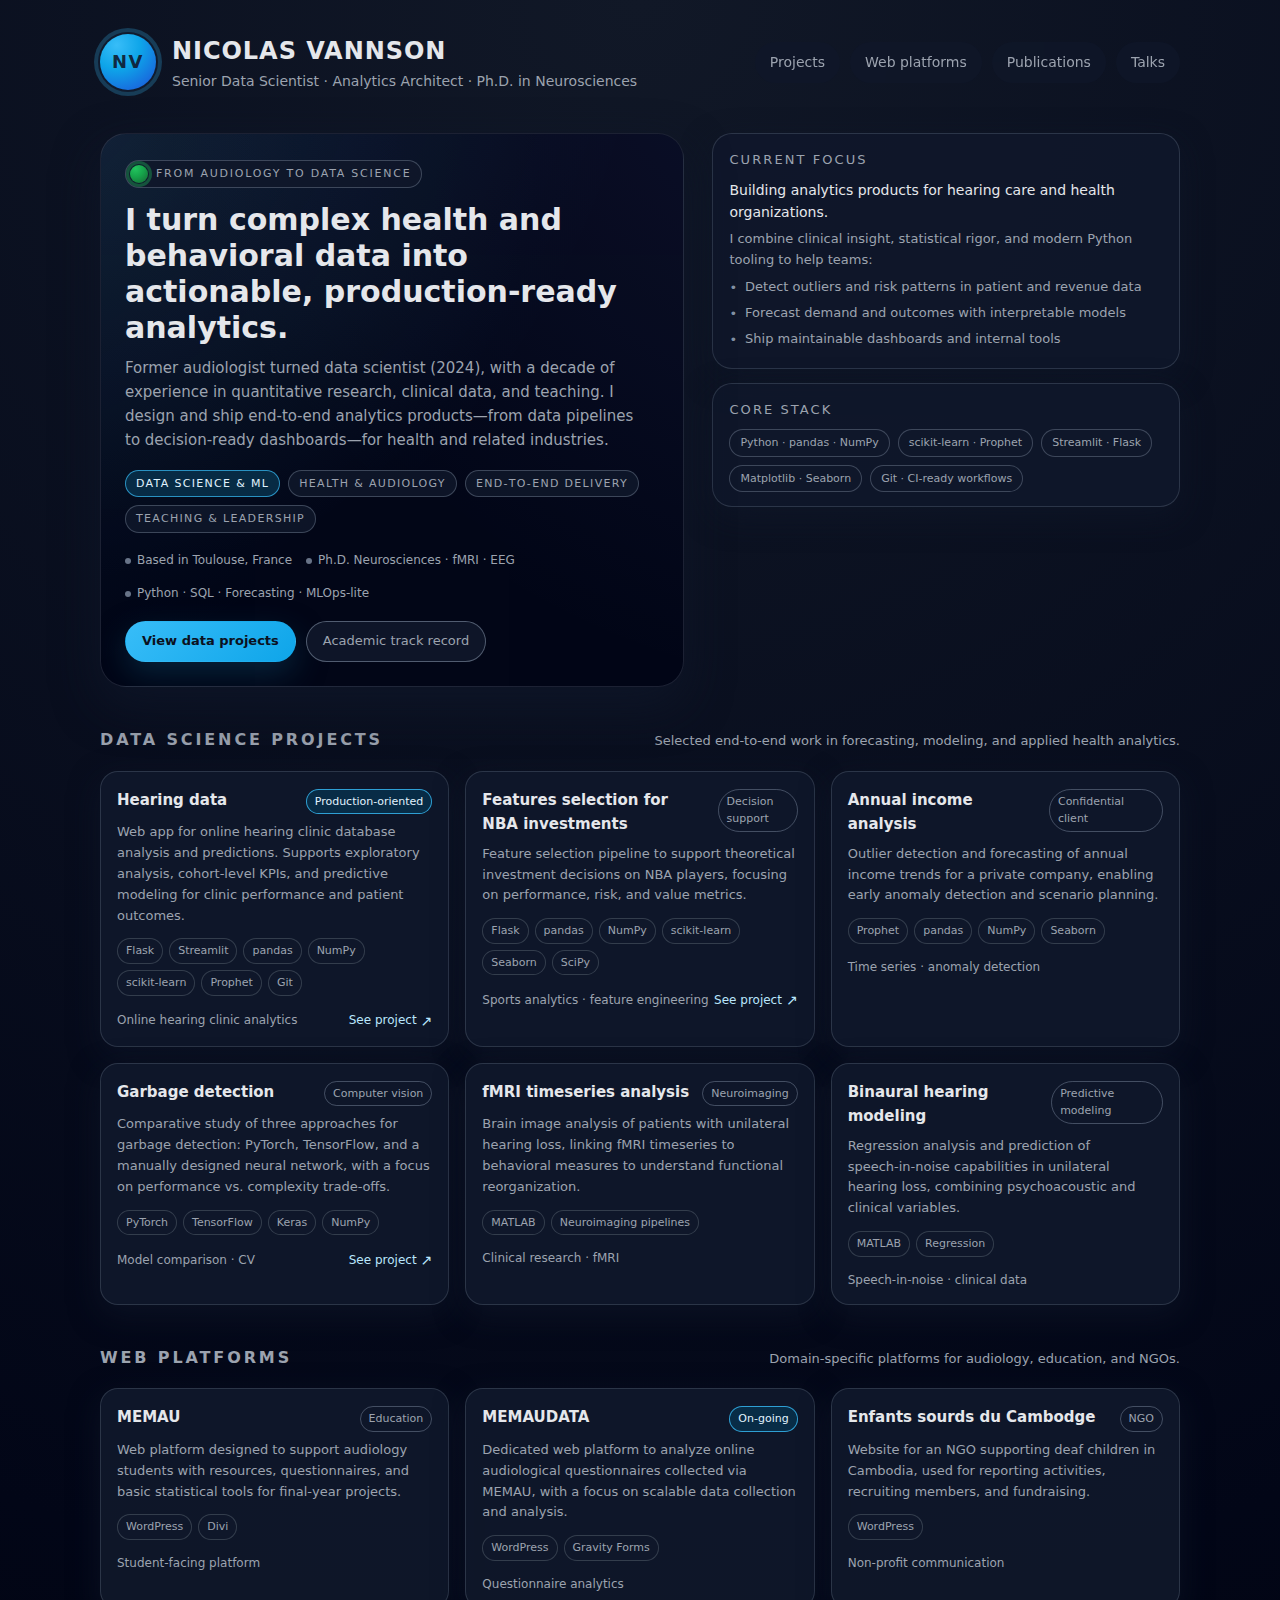
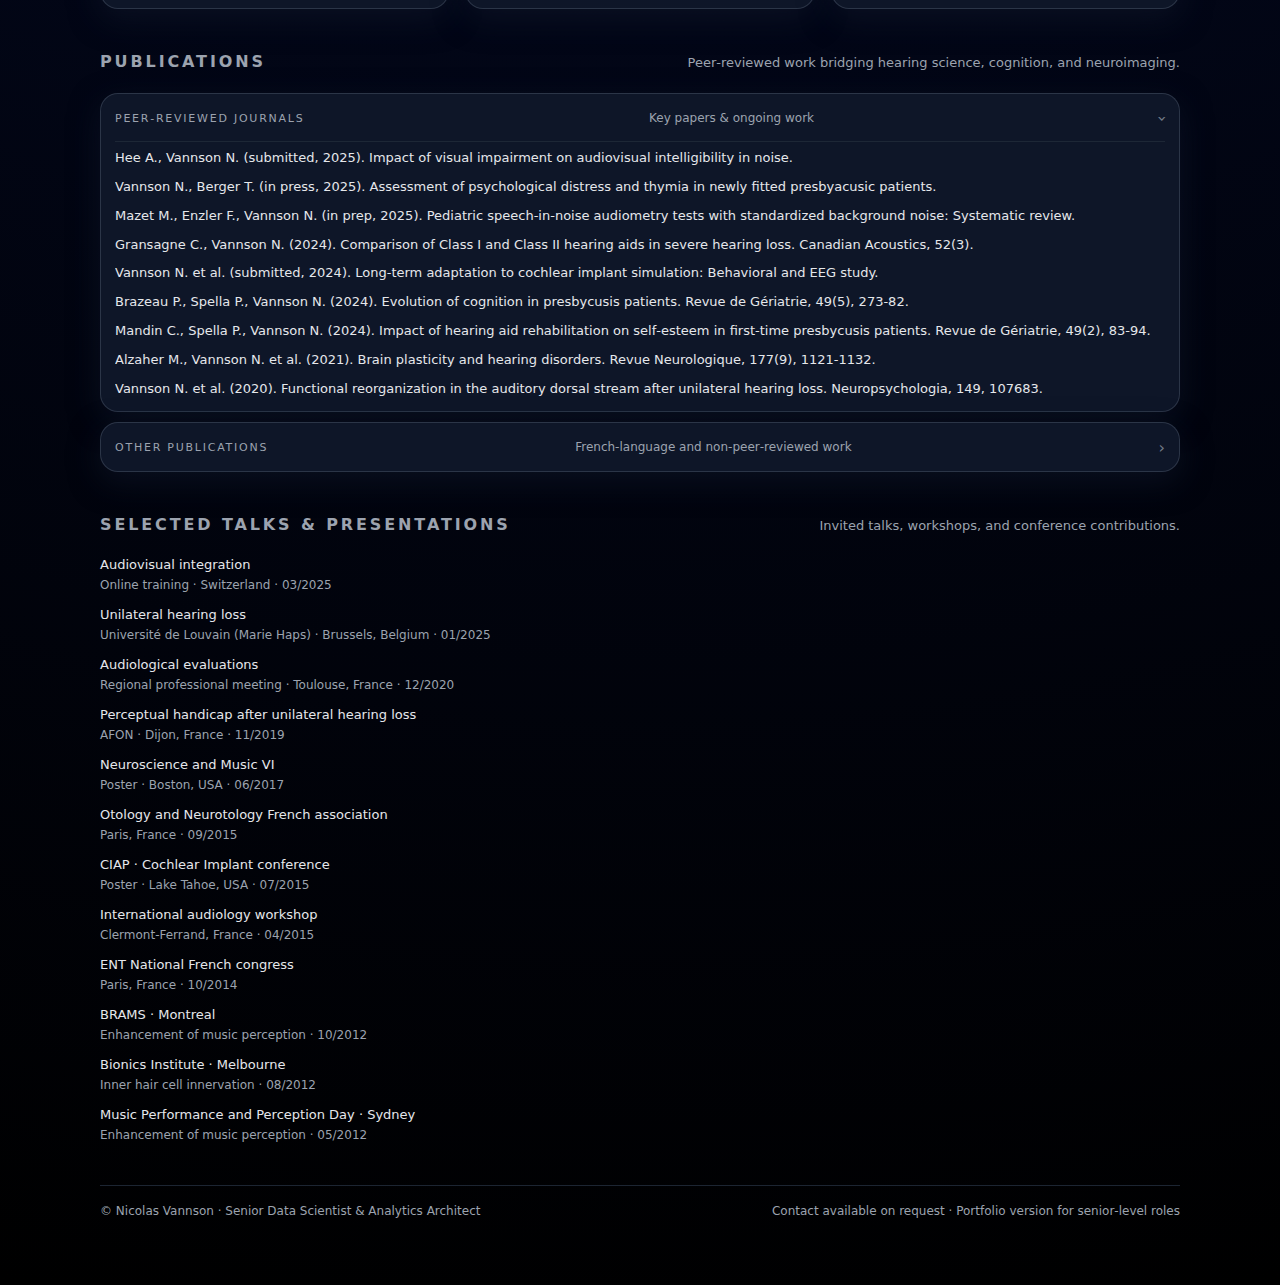
<file: test.html>
<!DOCTYPE html>
<html lang="en">
<head>
  <meta charset="UTF-8" />
  <title>Nicolas Vannson – Senior Data Scientist & Analytics Architect</title>
  <meta name="viewport" content="width=device-width, initial-scale=1" />
  <style>
    :root {
      --bg: #050816;
      --bg-alt: #0b1020;
      --card: #111827;
      --accent: #38bdf8;
      --accent-soft: rgba(56, 189, 248, 0.12);
      --text: #e5e7eb;
      --muted: #9ca3af;
      --border-subtle: #1f2937;
      --radius-lg: 18px;
      --radius-md: 12px;
      --radius-pill: 999px;
      --shadow-soft: 0 18px 45px rgba(15, 23, 42, 0.75);
      --shadow-subtle: 0 10px 30px rgba(15, 23, 42, 0.6);
      --font-sans: system-ui, -apple-system, BlinkMacSystemFont, "SF Pro Text",
        "Segoe UI", sans-serif;
    }

    * {
      box-sizing: border-box;
      margin: 0;
      padding: 0;
    }

    body {
      font-family: var(--font-sans);
      background: radial-gradient(circle at top, #111827 0, #020617 55%, #000 100%);
      color: var(--text);
      -webkit-font-smoothing: antialiased;
      line-height: 1.6;
    }

    a {
      color: inherit;
      text-decoration: none;
    }

    main {
      max-width: 1120px;
      margin: 0 auto;
      padding: 32px 20px 64px;
    }

    header {
      display: flex;
      flex-wrap: wrap;
      gap: 28px;
      align-items: center;
      justify-content: space-between;
      margin-bottom: 40px;
    }

    .brand {
      display: flex;
      align-items: center;
      gap: 16px;
    }

    .avatar {
      width: 56px;
      height: 56px;
      border-radius: 50%;
      background: radial-gradient(circle at 30% 20%, #38bdf8, #0ea5e9 40%, #1d4ed8 100%);
      box-shadow: 0 0 0 2px rgba(15, 23, 42, 0.9), 0 0 0 6px rgba(56, 189, 248, 0.25);
      position: relative;
      overflow: hidden;
    }

    .avatar::after {
      content: "NV";
      position: absolute;
      inset: 0;
      display: flex;
      align-items: center;
      justify-content: center;
      font-weight: 700;
      letter-spacing: 0.08em;
      color: rgba(15, 23, 42, 0.9);
      font-size: 18px;
    }

    .brand-text h1 {
      font-size: 24px;
      letter-spacing: 0.04em;
      text-transform: uppercase;
    }

    .brand-text p {
      font-size: 14px;
      color: var(--muted);
    }

    nav {
      display: flex;
      flex-wrap: wrap;
      gap: 10px;
      font-size: 14px;
    }

    nav a {
      padding: 8px 14px;
      border-radius: var(--radius-pill);
      border: 1px solid transparent;
      color: var(--muted);
      background: rgba(15, 23, 42, 0.7);
      backdrop-filter: blur(10px);
      transition: all 0.18s ease-out;
    }

    nav a:hover {
      color: var(--text);
      border-color: rgba(148, 163, 184, 0.6);
      background: rgba(15, 23, 42, 0.95);
    }

    .hero {
      display: grid;
      grid-template-columns: minmax(0, 3fr) minmax(0, 2.4fr);
      gap: 28px;
      margin-bottom: 40px;
    }

    .hero-main {
      background: radial-gradient(circle at top left, #0f172a 0, #020617 55%);
      border-radius: 26px;
      padding: 26px 24px 24px;
      border: 1px solid rgba(148, 163, 184, 0.18);
      box-shadow: var(--shadow-soft);
      position: relative;
      overflow: hidden;
    }

    .hero-main::before {
      content: "";
      position: absolute;
      inset: -40%;
      background:
        radial-gradient(circle at 0 0, rgba(56, 189, 248, 0.12), transparent 55%),
        radial-gradient(circle at 100% 0, rgba(129, 140, 248, 0.12), transparent 55%);
      opacity: 0.9;
      pointer-events: none;
    }

    .hero-main-inner {
      position: relative;
      z-index: 1;
    }

    .eyebrow {
      display: inline-flex;
      align-items: center;
      gap: 8px;
      padding: 4px 10px 4px 4px;
      border-radius: var(--radius-pill);
      background: rgba(15, 23, 42, 0.9);
      border: 1px solid rgba(148, 163, 184, 0.35);
      color: var(--muted);
      font-size: 11px;
      text-transform: uppercase;
      letter-spacing: 0.16em;
      margin-bottom: 14px;
    }

    .eyebrow-dot {
      width: 18px;
      height: 18px;
      border-radius: 999px;
      background: radial-gradient(circle at 30% 20%, #22c55e, #16a34a 45%, #166534 100%);
      box-shadow: 0 0 0 1px rgba(15, 23, 42, 0.9), 0 0 0 4px rgba(34, 197, 94, 0.35);
    }

    .hero-title {
      font-size: 30px;
      line-height: 1.2;
      margin-bottom: 10px;
    }

    .hero-subtitle {
      font-size: 15px;
      color: var(--muted);
      max-width: 520px;
      margin-bottom: 18px;
    }

    .hero-tags {
      display: flex;
      flex-wrap: wrap;
      gap: 8px;
      margin-bottom: 18px;
    }

    .tag {
      padding: 4px 10px;
      border-radius: var(--radius-pill);
      font-size: 11px;
      text-transform: uppercase;
      letter-spacing: 0.12em;
      border: 1px solid rgba(148, 163, 184, 0.35);
      color: var(--muted);
      background: rgba(15, 23, 42, 0.85);
    }

    .tag--accent {
      border-color: rgba(56, 189, 248, 0.7);
      color: #e0f2fe;
      background: rgba(8, 47, 73, 0.9);
    }

    .hero-meta {
      display: flex;
      flex-wrap: wrap;
      gap: 14px;
      font-size: 12px;
      color: var(--muted);
      margin-bottom: 18px;
    }

    .hero-meta span {
      display: inline-flex;
      align-items: center;
      gap: 6px;
    }

    .hero-meta span::before {
      content: "";
      width: 6px;
      height: 6px;
      border-radius: 999px;
      background: rgba(148, 163, 184, 0.7);
    }

    .hero-actions {
      display: flex;
      flex-wrap: wrap;
      gap: 10px;
    }

    .btn {
      display: inline-flex;
      align-items: center;
      justify-content: center;
      gap: 8px;
      padding: 9px 16px;
      border-radius: var(--radius-pill);
      font-size: 13px;
      border: 1px solid transparent;
      cursor: pointer;
      transition: all 0.18s ease-out;
      background: transparent;
      color: var(--text);
    }

    .btn-primary {
      background: linear-gradient(135deg, #38bdf8, #0ea5e9);
      color: #0b1120;
      font-weight: 600;
      box-shadow: 0 12px 30px rgba(8, 47, 73, 0.7);
    }

    .btn-primary:hover {
      filter: brightness(1.05);
      transform: translateY(-1px);
      box-shadow: 0 16px 40px rgba(8, 47, 73, 0.9);
    }

    .btn-ghost {
      border-color: rgba(148, 163, 184, 0.5);
      background: rgba(15, 23, 42, 0.9);
      color: var(--muted);
    }

    .btn-ghost:hover {
      border-color: rgba(148, 163, 184, 0.9);
      color: var(--text);
      background: rgba(15, 23, 42, 1);
    }

    .hero-side {
      display: flex;
      flex-direction: column;
      gap: 14px;
    }

    .hero-side-card {
      background: rgba(15, 23, 42, 0.92);
      border-radius: 20px;
      padding: 16px 16px 14px;
      border: 1px solid rgba(148, 163, 184, 0.22);
      box-shadow: var(--shadow-subtle);
    }

    .hero-side-title {
      font-size: 13px;
      text-transform: uppercase;
      letter-spacing: 0.16em;
      color: var(--muted);
      margin-bottom: 8px;
    }

    .hero-side-highlight {
      font-size: 14px;
      color: #e5e7eb;
      margin-bottom: 6px;
    }

    .hero-side-body {
      font-size: 13px;
      color: var(--muted);
    }

    .hero-side-list {
      list-style: none;
      margin-top: 6px;
      font-size: 13px;
      color: var(--muted);
    }

    .hero-side-list li {
      display: flex;
      align-items: flex-start;
      gap: 8px;
      margin-bottom: 4px;
    }

    .hero-side-list li::before {
      content: "•";
      color: rgba(148, 163, 184, 0.9);
      margin-top: 1px;
    }

    section {
      margin-bottom: 40px;
    }

    .section-header {
      display: flex;
      align-items: baseline;
      justify-content: space-between;
      gap: 12px;
      margin-bottom: 18px;
    }

    .section-title {
      font-size: 16px;
      text-transform: uppercase;
      letter-spacing: 0.18em;
      color: var(--muted);
    }

    .section-subtitle {
      font-size: 13px;
      color: var(--muted);
    }

    .pill-row {
      display: flex;
      flex-wrap: wrap;
      gap: 8px;
      margin-top: 6px;
    }

    .pill {
      padding: 4px 10px;
      border-radius: var(--radius-pill);
      border: 1px solid rgba(148, 163, 184, 0.35);
      font-size: 11px;
      color: var(--muted);
      background: rgba(15, 23, 42, 0.9);
    }

    .grid {
      display: grid;
      gap: 16px;
    }

    .grid-2 {
      grid-template-columns: repeat(auto-fit, minmax(260px, 1fr));
    }

    .card {
      background: rgba(15, 23, 42, 0.96);
      border-radius: var(--radius-lg);
      padding: 16px 16px 14px;
      border: 1px solid rgba(148, 163, 184, 0.22);
      box-shadow: var(--shadow-subtle);
      display: flex;
      flex-direction: column;
      gap: 8px;
    }

    .card-header {
      display: flex;
      justify-content: space-between;
      gap: 10px;
      align-items: baseline;
    }

    .card-title {
      font-size: 15px;
      font-weight: 600;
    }

    .card-badge {
      font-size: 11px;
      padding: 3px 8px;
      border-radius: var(--radius-pill);
      border: 1px solid rgba(148, 163, 184, 0.4);
      color: var(--muted);
    }

    .card-badge--accent {
      border-color: rgba(56, 189, 248, 0.8);
      color: #e0f2fe;
      background: rgba(8, 47, 73, 0.9);
    }

    .card-meta {
      font-size: 12px;
      color: var(--muted);
    }

    .card-body {
      font-size: 13px;
      color: var(--muted);
    }

    .card-tools {
      display: flex;
      flex-wrap: wrap;
      gap: 6px;
      margin-top: 4px;
    }

    .tool {
      padding: 3px 8px;
      border-radius: var(--radius-pill);
      font-size: 11px;
      background: rgba(15, 23, 42, 0.9);
      border: 1px solid rgba(55, 65, 81, 0.9);
      color: var(--muted);
    }

    .card-footer {
      margin-top: 6px;
      display: flex;
      justify-content: space-between;
      align-items: center;
      font-size: 12px;
      color: var(--muted);
    }

    .card-link {
      font-size: 12px;
      color: #bae6fd;
      display: inline-flex;
      align-items: center;
      gap: 4px;
    }

    .card-link span {
      font-size: 14px;
    }

    .stacked-list {
      display: flex;
      flex-direction: column;
      gap: 10px;
      font-size: 13px;
      color: var(--muted);
    }

    .stacked-item-title {
      font-size: 13px;
      color: var(--text);
    }

    .stacked-meta {
      font-size: 12px;
      color: var(--muted);
    }

    details {
      background: rgba(15, 23, 42, 0.96);
      border-radius: var(--radius-lg);
      border: 1px solid rgba(148, 163, 184, 0.22);
      padding: 12px 14px 10px;
      box-shadow: var(--shadow-subtle);
    }

    summary {
      cursor: pointer;
      list-style: none;
      display: flex;
      align-items: center;
      justify-content: space-between;
      gap: 10px;
      font-size: 13px;
      color: var(--muted);
    }

    summary::-webkit-details-marker {
      display: none;
    }

    .summary-label {
      text-transform: uppercase;
      letter-spacing: 0.16em;
      font-size: 11px;
    }

    .summary-count {
      font-size: 12px;
      color: var(--muted);
    }

    .summary-icon {
      font-size: 16px;
      opacity: 0.7;
    }

    details[open] .summary-icon {
      transform: rotate(90deg);
    }

    .pub-list {
      margin-top: 10px;
      padding-top: 6px;
      border-top: 1px solid rgba(31, 41, 55, 0.9);
      display: flex;
      flex-direction: column;
      gap: 8px;
      font-size: 13px;
      color: var(--muted);
      max-height: 260px;
      overflow: auto;
      padding-right: 4px;
    }

    .pub-item-title {
      color: var(--text);
    }

    footer {
      margin-top: 24px;
      padding-top: 16px;
      border-top: 1px solid rgba(31, 41, 55, 0.9);
      font-size: 12px;
      color: var(--muted);
      display: flex;
      flex-wrap: wrap;
      gap: 10px;
      justify-content: space-between;
    }

    footer a {
      color: #93c5fd;
    }

    @media (max-width: 840px) {
      .hero {
        grid-template-columns: minmax(0, 1fr);
      }
    }

    @media (max-width: 640px) {
      header {
        flex-direction: column;
        align-items: flex-start;
      }

      .hero-main {
        padding: 22px 18px 18px;
      }

      main {
        padding-inline: 16px;
      }
    }
  </style>
</head>
<body>
  <main>
    <header>
      <div class="brand">
        <div class="avatar"></div>
        <div class="brand-text">
          <h1>Nicolas Vannson</h1>
          <p>Senior Data Scientist · Analytics Architect · Ph.D. in Neurosciences</p>
        </div>
      </div>
      <nav>
        <a href="#projects">Projects</a>
        <a href="#web">Web platforms</a>
        <a href="#publications">Publications</a>
        <a href="#talks">Talks</a>
      </nav>
    </header>

    <section class="hero">
      <div class="hero-main">
        <div class="hero-main-inner">
          <div class="eyebrow">
            <span class="eyebrow-dot"></span>
            <span>From audiology to data science</span>
          </div>
          <h2 class="hero-title">I turn complex health and behavioral data into actionable, production-ready analytics.</h2>
          <p class="hero-subtitle">
            Former audiologist turned data scientist (2024), with a decade of experience in quantitative research,
            clinical data, and teaching. I design and ship end‑to‑end analytics products—from data pipelines to
            decision‑ready dashboards—for health and related industries.
          </p>
          <div class="hero-tags">
            <span class="tag tag--accent">Data science & ML</span>
            <span class="tag">Health & audiology</span>
            <span class="tag">End‑to‑end delivery</span>
            <span class="tag">Teaching & leadership</span>
          </div>
          <div class="hero-meta">
            <span>Based in Toulouse, France</span>
            <span>Ph.D. Neurosciences · fMRI · EEG</span>
            <span>Python · SQL · Forecasting · MLOps‑lite</span>
          </div>
          <div class="hero-actions">
            <a href="#projects" class="btn btn-primary">
              View data projects
            </a>
            <a href="#publications" class="btn btn-ghost">
              Academic track record
            </a>
          </div>
        </div>
      </div>

      <aside class="hero-side">
        <div class="hero-side-card">
          <div class="hero-side-title">Current focus</div>
          <div class="hero-side-highlight">
            Building analytics products for hearing care and health organizations.
          </div>
          <p class="hero-side-body">
            I combine clinical insight, statistical rigor, and modern Python tooling to help teams:
          </p>
          <ul class="hero-side-list">
            <li>Detect outliers and risk patterns in patient and revenue data</li>
            <li>Forecast demand and outcomes with interpretable models</li>
            <li>Ship maintainable dashboards and internal tools</li>
          </ul>
        </div>

        <div class="hero-side-card">
          <div class="hero-side-title">Core stack</div>
          <div class="pill-row">
            <span class="pill">Python · pandas · NumPy</span>
            <span class="pill">scikit‑learn · Prophet</span>
            <span class="pill">Streamlit · Flask</span>
            <span class="pill">Matplotlib · Seaborn</span>
            <span class="pill">Git · CI‑ready workflows</span>
          </div>
        </div>
      </aside>
    </section>

    <section id="projects">
      <div class="section-header">
        <h3 class="section-title">Data science projects</h3>
        <p class="section-subtitle">Selected end‑to‑end work in forecasting, modeling, and applied health analytics.</p>
      </div>

      <div class="grid grid-2">
        <article class="card">
          <div class="card-header">
            <h4 class="card-title">Hearing data</h4>
            <span class="card-badge card-badge--accent">Production‑oriented</span>
          </div>
          <p class="card-body">
            Web app for online hearing clinic database analysis and predictions. Supports exploratory analysis,
            cohort‑level KPIs, and predictive modeling for clinic performance and patient outcomes.
          </p>
          <div class="card-tools">
            <span class="tool">Flask</span>
            <span class="tool">Streamlit</span>
            <span class="tool">pandas</span>
            <span class="tool">NumPy</span>
            <span class="tool">scikit‑learn</span>
            <span class="tool">Prophet</span>
            <span class="tool">Git</span>
          </div>
          <div class="card-footer">
            <span>Online hearing clinic analytics</span>
            <a class="card-link" href="#" aria-label="View project">
              See project <span>↗</span>
            </a>
          </div>
        </article>

        <article class="card">
          <div class="card-header">
            <h4 class="card-title">Features selection for NBA investments</h4>
            <span class="card-badge">Decision support</span>
          </div>
          <p class="card-body">
            Feature selection pipeline to support theoretical investment decisions on NBA players, focusing on
            performance, risk, and value metrics.
          </p>
          <div class="card-tools">
            <span class="tool">Flask</span>
            <span class="tool">pandas</span>
            <span class="tool">NumPy</span>
            <span class="tool">scikit‑learn</span>
            <span class="tool">Seaborn</span>
            <span class="tool">SciPy</span>
          </div>
          <div class="card-footer">
            <span>Sports analytics · feature engineering</span>
            <a class="card-link" href="#" aria-label="View project">
              See project <span>↗</span>
            </a>
          </div>
        </article>

        <article class="card">
          <div class="card-header">
            <h4 class="card-title">Annual income analysis</h4>
            <span class="card-badge">Confidential client</span>
          </div>
          <p class="card-body">
            Outlier detection and forecasting of annual income trends for a private company, enabling early
            anomaly detection and scenario planning.
          </p>
          <div class="card-tools">
            <span class="tool">Prophet</span>
            <span class="tool">pandas</span>
            <span class="tool">NumPy</span>
            <span class="tool">Seaborn</span>
          </div>
          <div class="card-footer">
            <span>Time series · anomaly detection</span>
          </div>
        </article>

        <article class="card">
          <div class="card-header">
            <h4 class="card-title">Garbage detection</h4>
            <span class="card-badge">Computer vision</span>
          </div>
          <p class="card-body">
            Comparative study of three approaches for garbage detection: PyTorch, TensorFlow, and a manually
            designed neural network, with a focus on performance vs. complexity trade‑offs.
          </p>
          <div class="card-tools">
            <span class="tool">PyTorch</span>
            <span class="tool">TensorFlow</span>
            <span class="tool">Keras</span>
            <span class="tool">NumPy</span>
          </div>
          <div class="card-footer">
            <span>Model comparison · CV</span>
            <a class="card-link" href="#" aria-label="View project">
              See project <span>↗</span>
            </a>
          </div>
        </article>

        <article class="card">
          <div class="card-header">
            <h4 class="card-title">fMRI timeseries analysis</h4>
            <span class="card-badge">Neuroimaging</span>
          </div>
          <p class="card-body">
            Brain image analysis of patients with unilateral hearing loss, linking fMRI timeseries to behavioral
            measures to understand functional reorganization.
          </p>
          <div class="card-tools">
            <span class="tool">MATLAB</span>
            <span class="tool">Neuroimaging pipelines</span>
          </div>
          <div class="card-footer">
            <span>Clinical research · fMRI</span>
          </div>
        </article>

        <article class="card">
          <div class="card-header">
            <h4 class="card-title">Binaural hearing modeling</h4>
            <span class="card-badge">Predictive modeling</span>
          </div>
          <p class="card-body">
            Regression analysis and prediction of speech‑in‑noise capabilities in unilateral hearing loss,
            combining psychoacoustic and clinical variables.
          </p>
          <div class="card-tools">
            <span class="tool">MATLAB</span>
            <span class="tool">Regression</span>
          </div>
          <div class="card-footer">
            <span>Speech‑in‑noise · clinical data</span>
          </div>
        </article>
      </div>
    </section>

    <section id="web">
      <div class="section-header">
        <h3 class="section-title">Web platforms</h3>
        <p class="section-subtitle">Domain‑specific platforms for audiology, education, and NGOs.</p>
      </div>

      <div class="grid grid-2">
        <article class="card">
          <div class="card-header">
            <h4 class="card-title">MEMAU</h4>
            <span class="card-badge">Education</span>
          </div>
          <p class="card-body">
            Web platform designed to support audiology students with resources, questionnaires, and basic
            statistical tools for final‑year projects.
          </p>
          <div class="card-tools">
            <span class="tool">WordPress</span>
            <span class="tool">Divi</span>
          </div>
          <div class="card-footer">
            <span>Student‑facing platform</span>
          </div>
        </article>

        <article class="card">
          <div class="card-header">
            <h4 class="card-title">MEMAUDATA</h4>
            <span class="card-badge card-badge--accent">On‑going</span>
          </div>
          <p class="card-body">
            Dedicated web platform to analyze online audiological questionnaires collected via MEMAU, with a focus
            on scalable data collection and analysis.
          </p>
          <div class="card-tools">
            <span class="tool">WordPress</span>
            <span class="tool">Gravity Forms</span>
          </div>
          <div class="card-footer">
            <span>Questionnaire analytics</span>
          </div>
        </article>

        <article class="card">
          <div class="card-header">
            <h4 class="card-title">Enfants sourds du Cambodge</h4>
            <span class="card-badge">NGO</span>
          </div>
          <p class="card-body">
            Website for an NGO supporting deaf children in Cambodia, used for reporting activities, recruiting
            members, and fundraising.
          </p>
          <div class="card-tools">
            <span class="tool">WordPress</span>
          </div>
          <div class="card-footer">
            <span>Non‑profit communication</span>
          </div>
        </article>
      </div>
    </section>

    <section id="publications">
      <div class="section-header">
        <h3 class="section-title">Publications</h3>
        <p class="section-subtitle">Peer‑reviewed work bridging hearing science, cognition, and neuroimaging.</p>
      </div>

      <details open>
        <summary>
          <span class="summary-label">Peer‑reviewed journals</span>
          <span class="summary-count">Key papers & ongoing work</span>
          <span class="summary-icon">›</span>
        </summary>
        <div class="pub-list">
          <div>
            <div class="pub-item-title">
              Hee A., Vannson N. (submitted, 2025). Impact of visual impairment on audiovisual intelligibility in noise.
            </div>
          </div>
          <div>
            <div class="pub-item-title">
              Vannson N., Berger T. (in press, 2025). Assessment of psychological distress and thymia in newly fitted
              presbyacusic patients.
            </div>
          </div>
          <div>
            <div class="pub-item-title">
              Mazet M., Enzler F., Vannson N. (in prep, 2025). Pediatric speech‑in‑noise audiometry tests with standardized
              background noise: Systematic review.
            </div>
          </div>
          <div>
            <div class="pub-item-title">
              Gransagne C., Vannson N. (2024). Comparison of Class I and Class II hearing aids in severe hearing loss.
              <span>Canadian Acoustics, 52(3).</span>
            </div>
          </div>
          <div>
            <div class="pub-item-title">
              Vannson N. et al. (submitted, 2024). Long‑term adaptation to cochlear implant simulation: Behavioral and EEG study.
            </div>
          </div>
          <div>
            <div class="pub-item-title">
              Brazeau P., Spella P., Vannson N. (2024). Evolution of cognition in presbycusis patients.
              <span>Revue de Gériatrie, 49(5), 273‑82.</span>
            </div>
          </div>
          <div>
            <div class="pub-item-title">
              Mandin C., Spella P., Vannson N. (2024). Impact of hearing aid rehabilitation on self‑esteem in first‑time
              presbycusis patients.
              <span>Revue de Gériatrie, 49(2), 83‑94.</span>
            </div>
          </div>
          <div>
            <div class="pub-item-title">
              Alzaher M., Vannson N. et al. (2021). Brain plasticity and hearing disorders.
              <span>Revue Neurologique, 177(9), 1121‑1132.</span>
            </div>
          </div>
          <div>
            <div class="pub-item-title">
              Vannson N. et al. (2020). Functional reorganization in the auditory dorsal stream after unilateral hearing loss.
              <span>Neuropsychologia, 149, 107683.</span>
            </div>
          </div>
          <div>
            <div class="pub-item-title">
              Vannson N. et al. (2017). Speech‑in‑noise perception in unilateral hearing loss.
              <span>Neuropsychologia, 102, 135‑143.</span>
            </div>
          </div>
          <div>
            <div class="pub-item-title">
              Vannson N. (2016). Unilateral hearing loss: Psychoacoustic, quality of life, and fMRI approaches.
              <span>Doctoral dissertation, Université Toulouse III.</span>
            </div>
          </div>
          <div>
            <div class="pub-item-title">
              Vannson N. et al. (2015). Quality of life and auditory performance in adults with asymmetric hearing loss.
              <span>Audiology and Neurotology.</span>
            </div>
          </div>
          <div>
            <div class="pub-item-title">
              Vannson N., Innes‑Brown H., Marozeau J. (2015). Dichotic listening and music clarity in cochlear implant users.
              <span>Trends in Hearing.</span>
            </div>
          </div>
        </div>
      </details>

      <div style="height: 10px;"></div>

      <details>
        <summary>
          <span class="summary-label">Other publications</span>
          <span class="summary-count">French‑language and non‑peer‑reviewed work</span>
          <span class="summary-icon">›</span>
        </summary>
        <div class="pub-list">
          <div>
            Vannson N., Innes‑Brown H., Marozeau J. (2018). L’écoute dichotique chez un sujet implanté cochléaire…
            <span>Revue ACFOS, n°60.</span>
          </div>
          <div>
            Deguine O., Vannson N. et al. (2014). Évaluation du handicap perceptif après surdité unilatérale.
            <span>Annales françaises d’ORL.</span>
          </div>
          <div>
            Hee A., Vannson N. (in press). Impact de la déficience visuelle sur l’intelligibilité audiovisuelle dans le bruit.
          </div>
        </div>
      </details>
    </section>

    <section id="talks">
      <div class="section-header">
        <h3 class="section-title">Selected talks & presentations</h3>
        <p class="section-subtitle">Invited talks, workshops, and conference contributions.</p>
      </div>

      <div class="stacked-list">
        <div>
          <div class="stacked-item-title">Audiovisual integration</div>
          <div class="stacked-meta">Online training · Switzerland · 03/2025</div>
        </div>
        <div>
          <div class="stacked-item-title">Unilateral hearing loss</div>
          <div class="stacked-meta">Université de Louvain (Marie Haps) · Brussels, Belgium · 01/2025</div>
        </div>
        <div>
          <div class="stacked-item-title">Audiological evaluations</div>
          <div class="stacked-meta">Regional professional meeting · Toulouse, France · 12/2020</div>
        </div>
        <div>
          <div class="stacked-item-title">Perceptual handicap after unilateral hearing loss</div>
          <div class="stacked-meta">AFON · Dijon, France · 11/2019</div>
        </div>
        <div>
          <div class="stacked-item-title">Neuroscience and Music VI</div>
          <div class="stacked-meta">Poster · Boston, USA · 06/2017</div>
        </div>
        <div>
          <div class="stacked-item-title">Otology and Neurotology French association</div>
          <div class="stacked-meta">Paris, France · 09/2015</div>
        </div>
        <div>
          <div class="stacked-item-title">CIAP · Cochlear Implant conference</div>
          <div class="stacked-meta">Poster · Lake Tahoe, USA · 07/2015</div>
        </div>
        <div>
          <div class="stacked-item-title">International audiology workshop</div>
          <div class="stacked-meta">Clermont‑Ferrand, France · 04/2015</div>
        </div>
        <div>
          <div class="stacked-item-title">ENT National French congress</div>
          <div class="stacked-meta">Paris, France · 10/2014</div>
        </div>
        <div>
          <div class="stacked-item-title">BRAMS · Montreal</div>
          <div class="stacked-meta">Enhancement of music perception · 10/2012</div>
        </div>
        <div>
          <div class="stacked-item-title">Bionics Institute · Melbourne</div>
          <div class="stacked-meta">Inner hair cell innervation · 08/2012</div>
        </div>
        <div>
          <div class="stacked-item-title">Music Performance and Perception Day · Sydney</div>
          <div class="stacked-meta">Enhancement of music perception · 05/2012</div>
        </div>
      </div>
    </section>

    <footer>
      <span>© Nicolas Vannson · Senior Data Scientist & Analytics Architect</span>
      <span>
        Contact available on request · Portfolio version for senior‑level roles
      </span>
    </footer>
  </main>
</body>
</html>
</file>
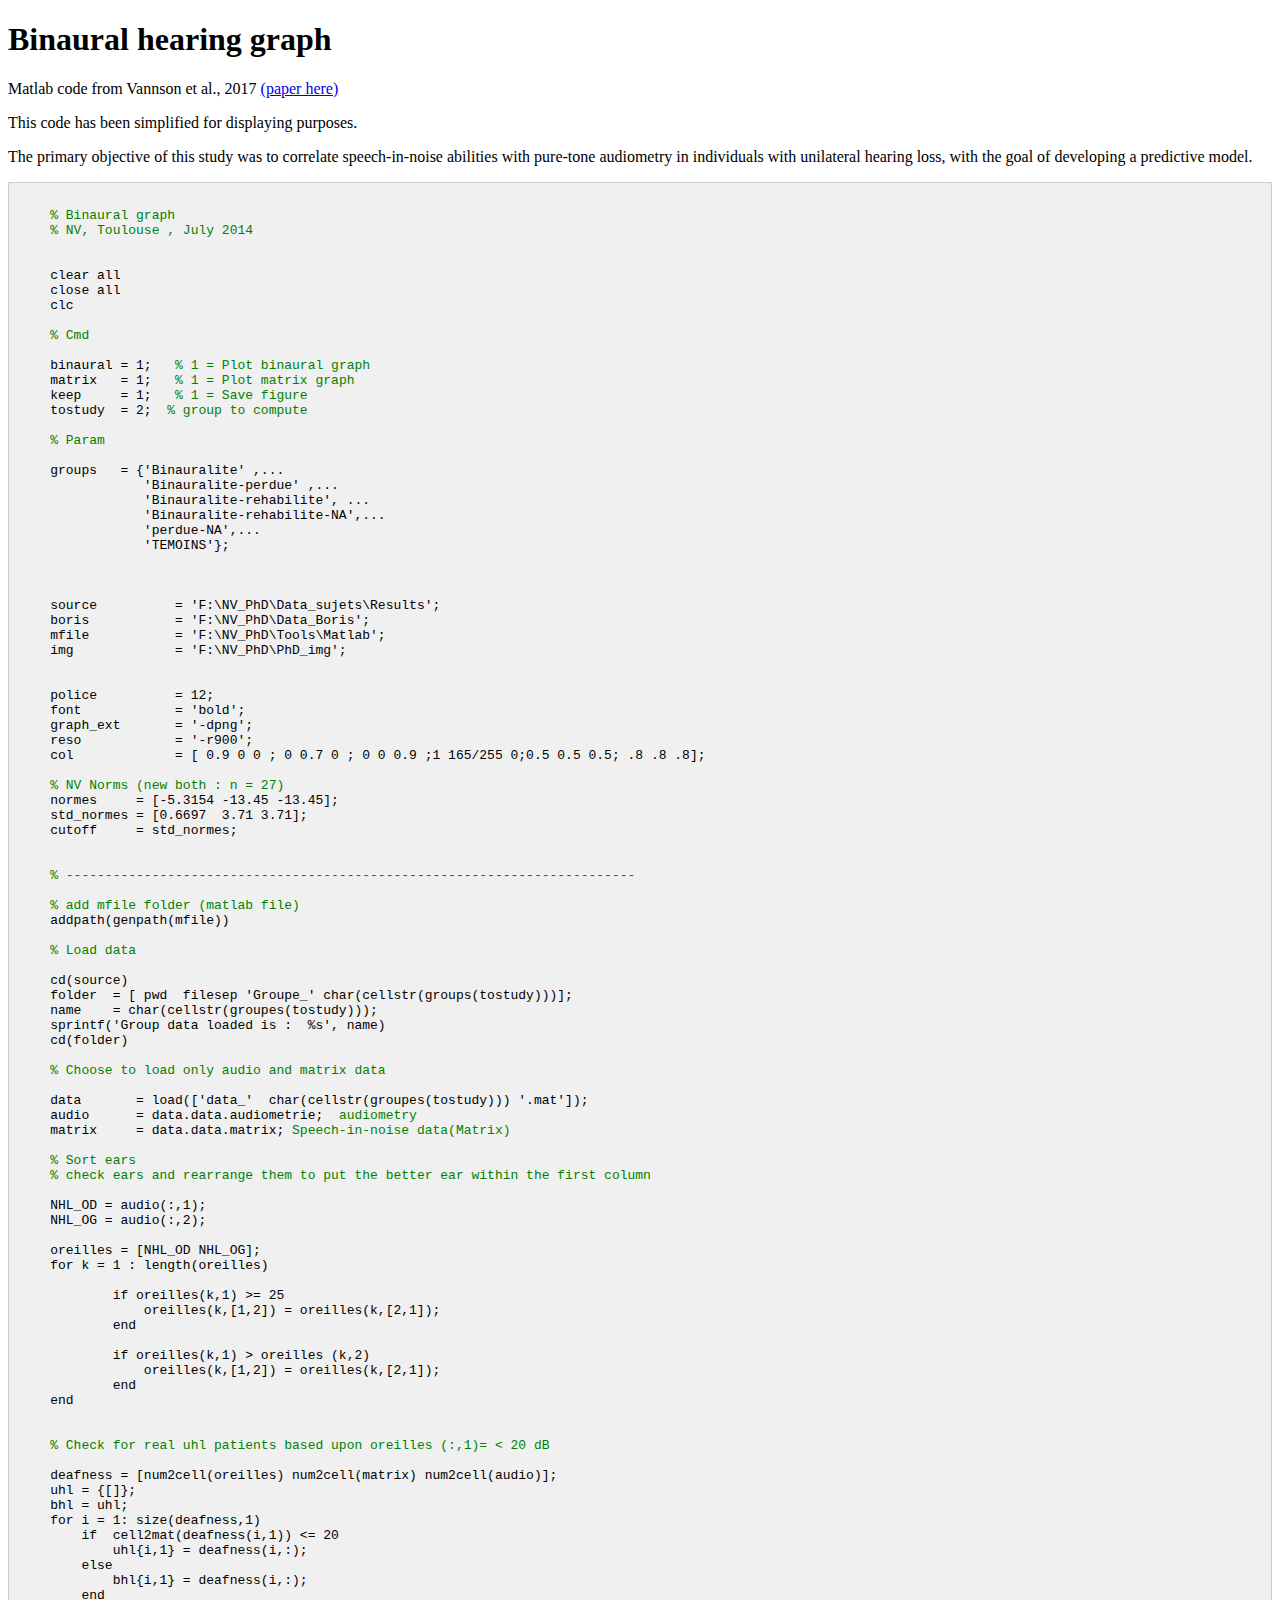
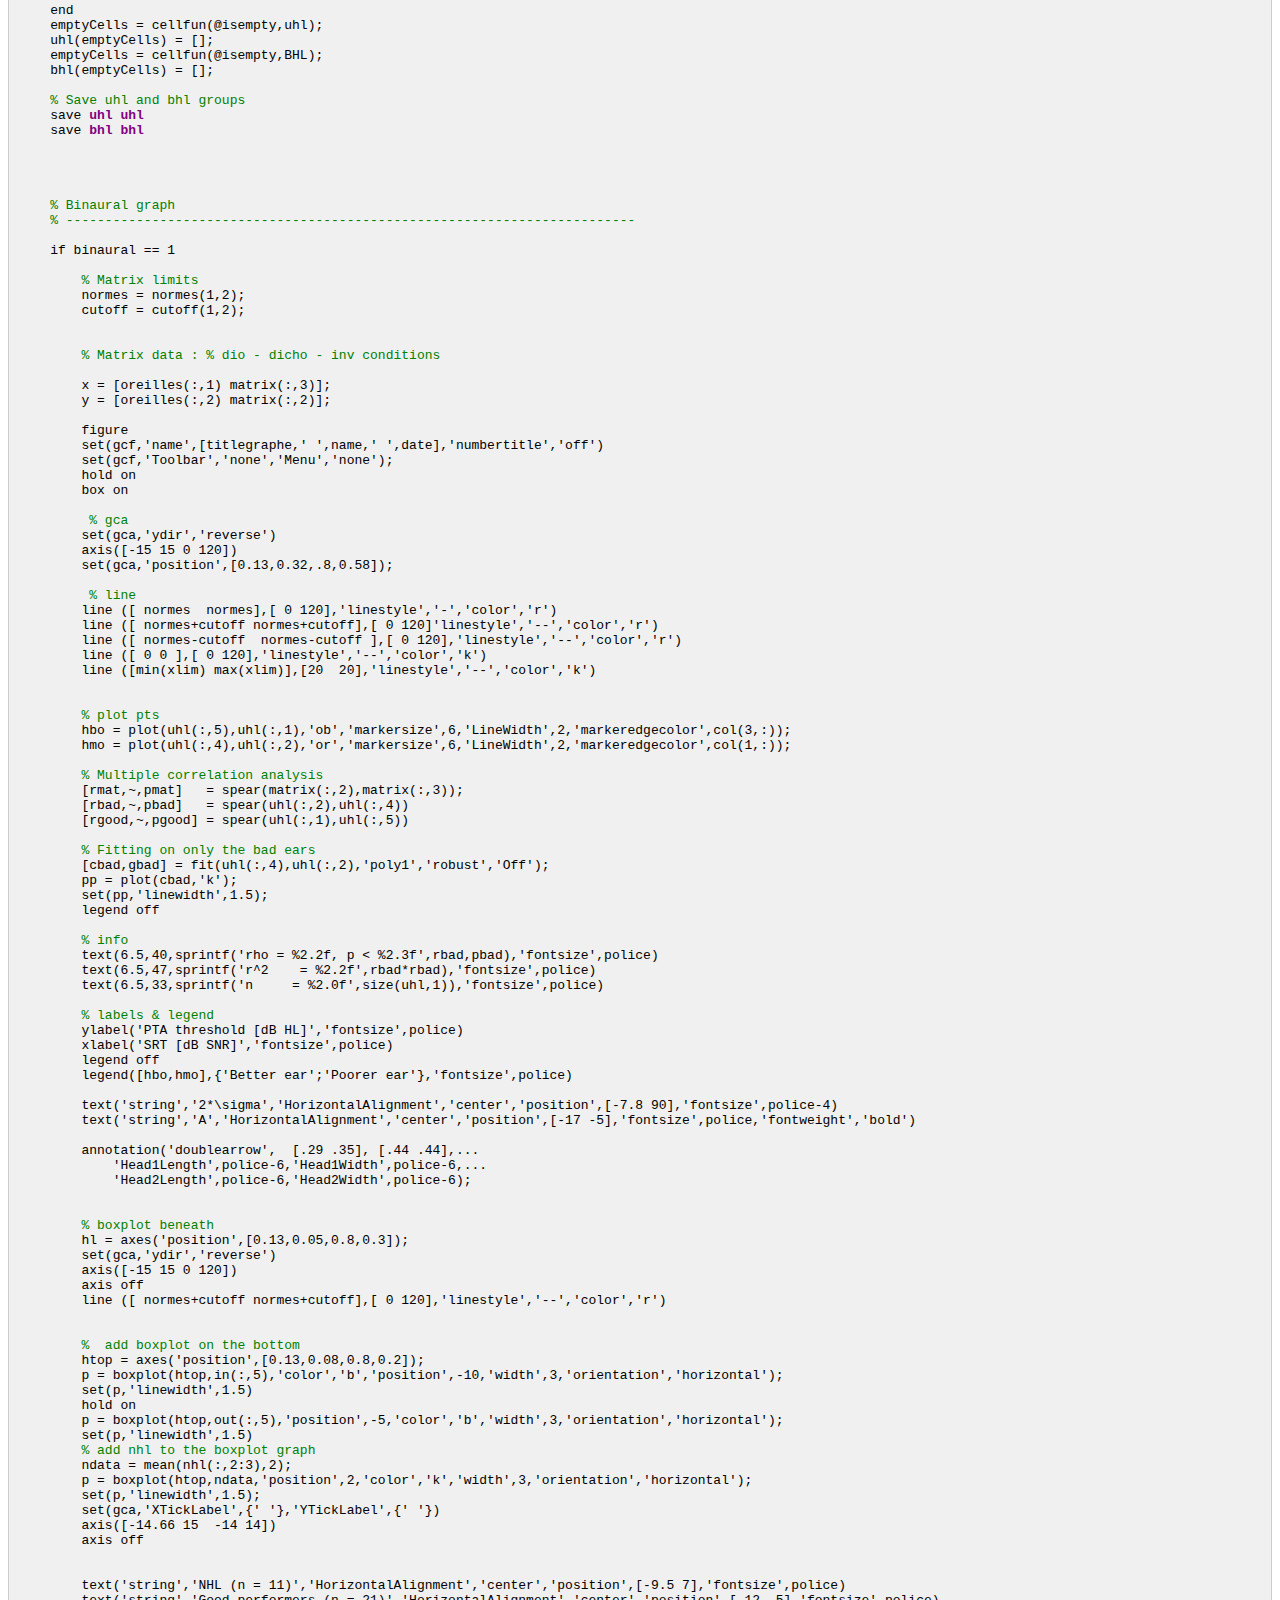
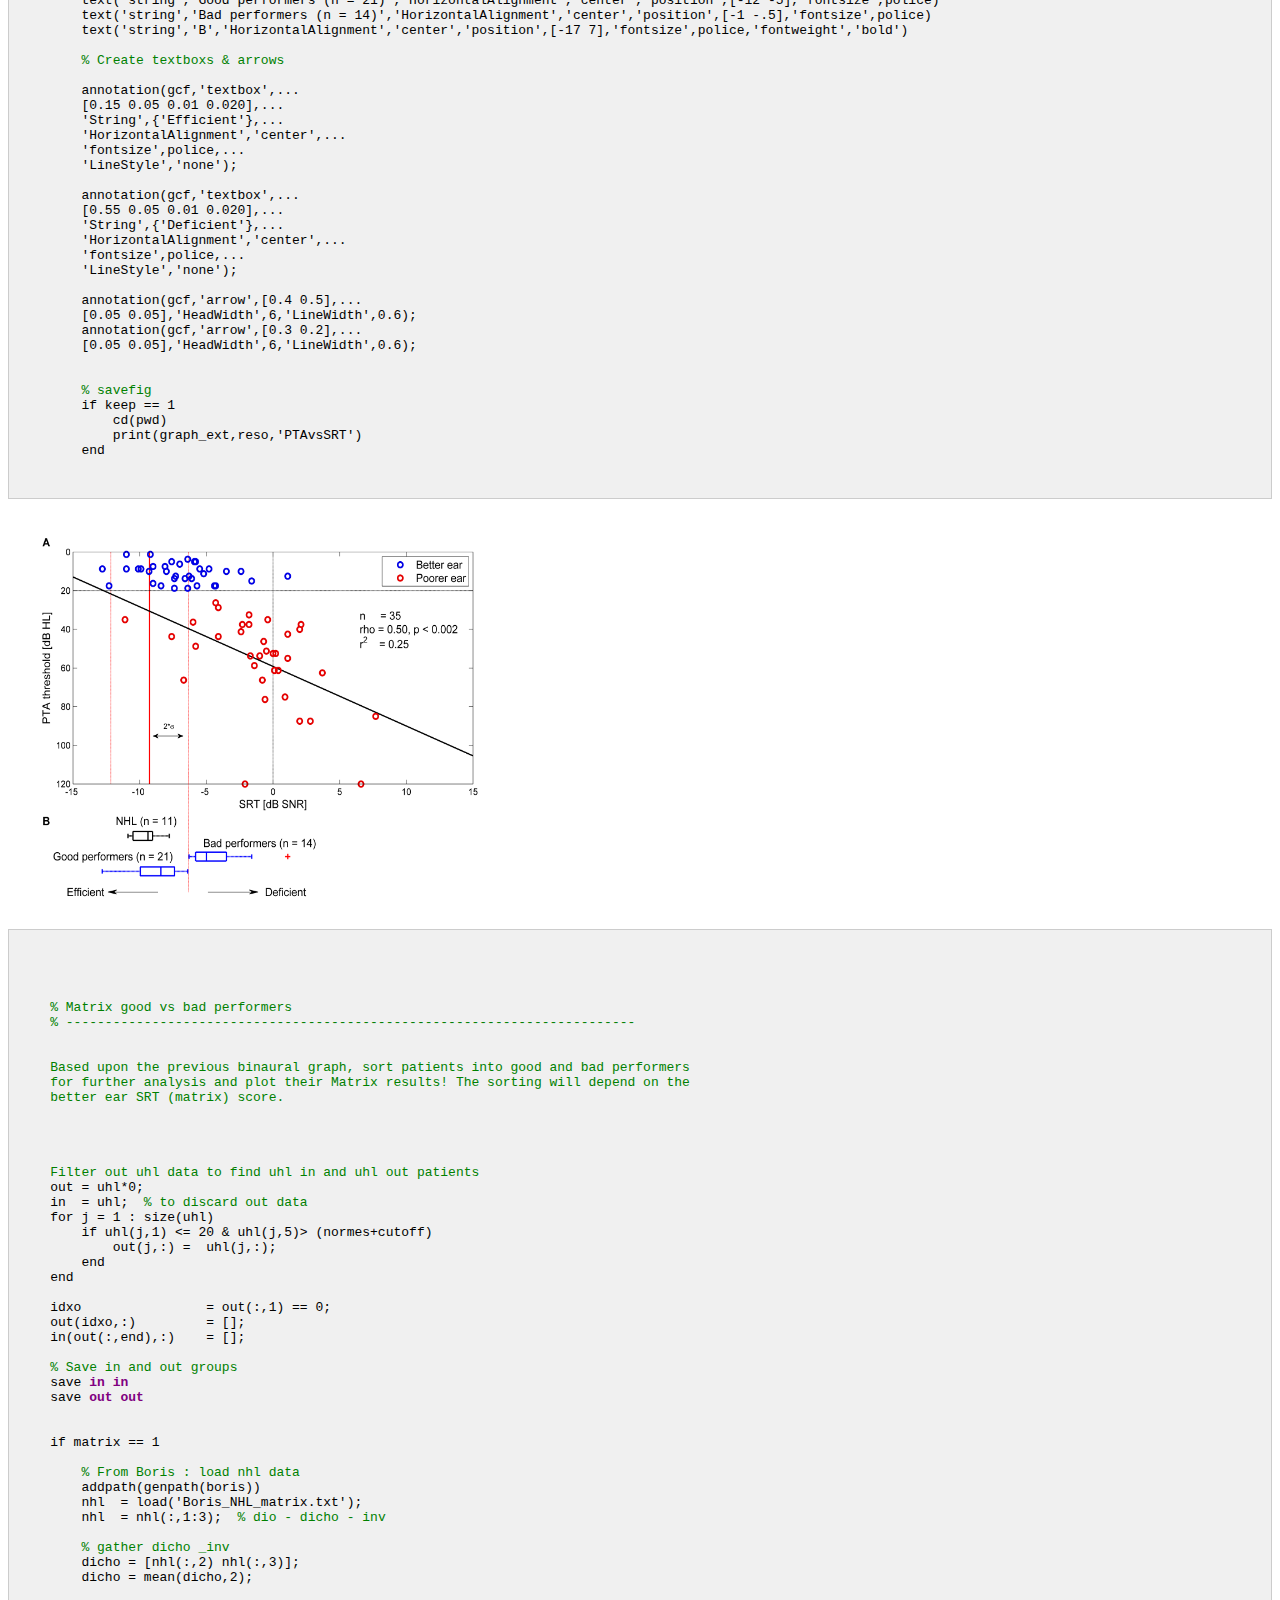
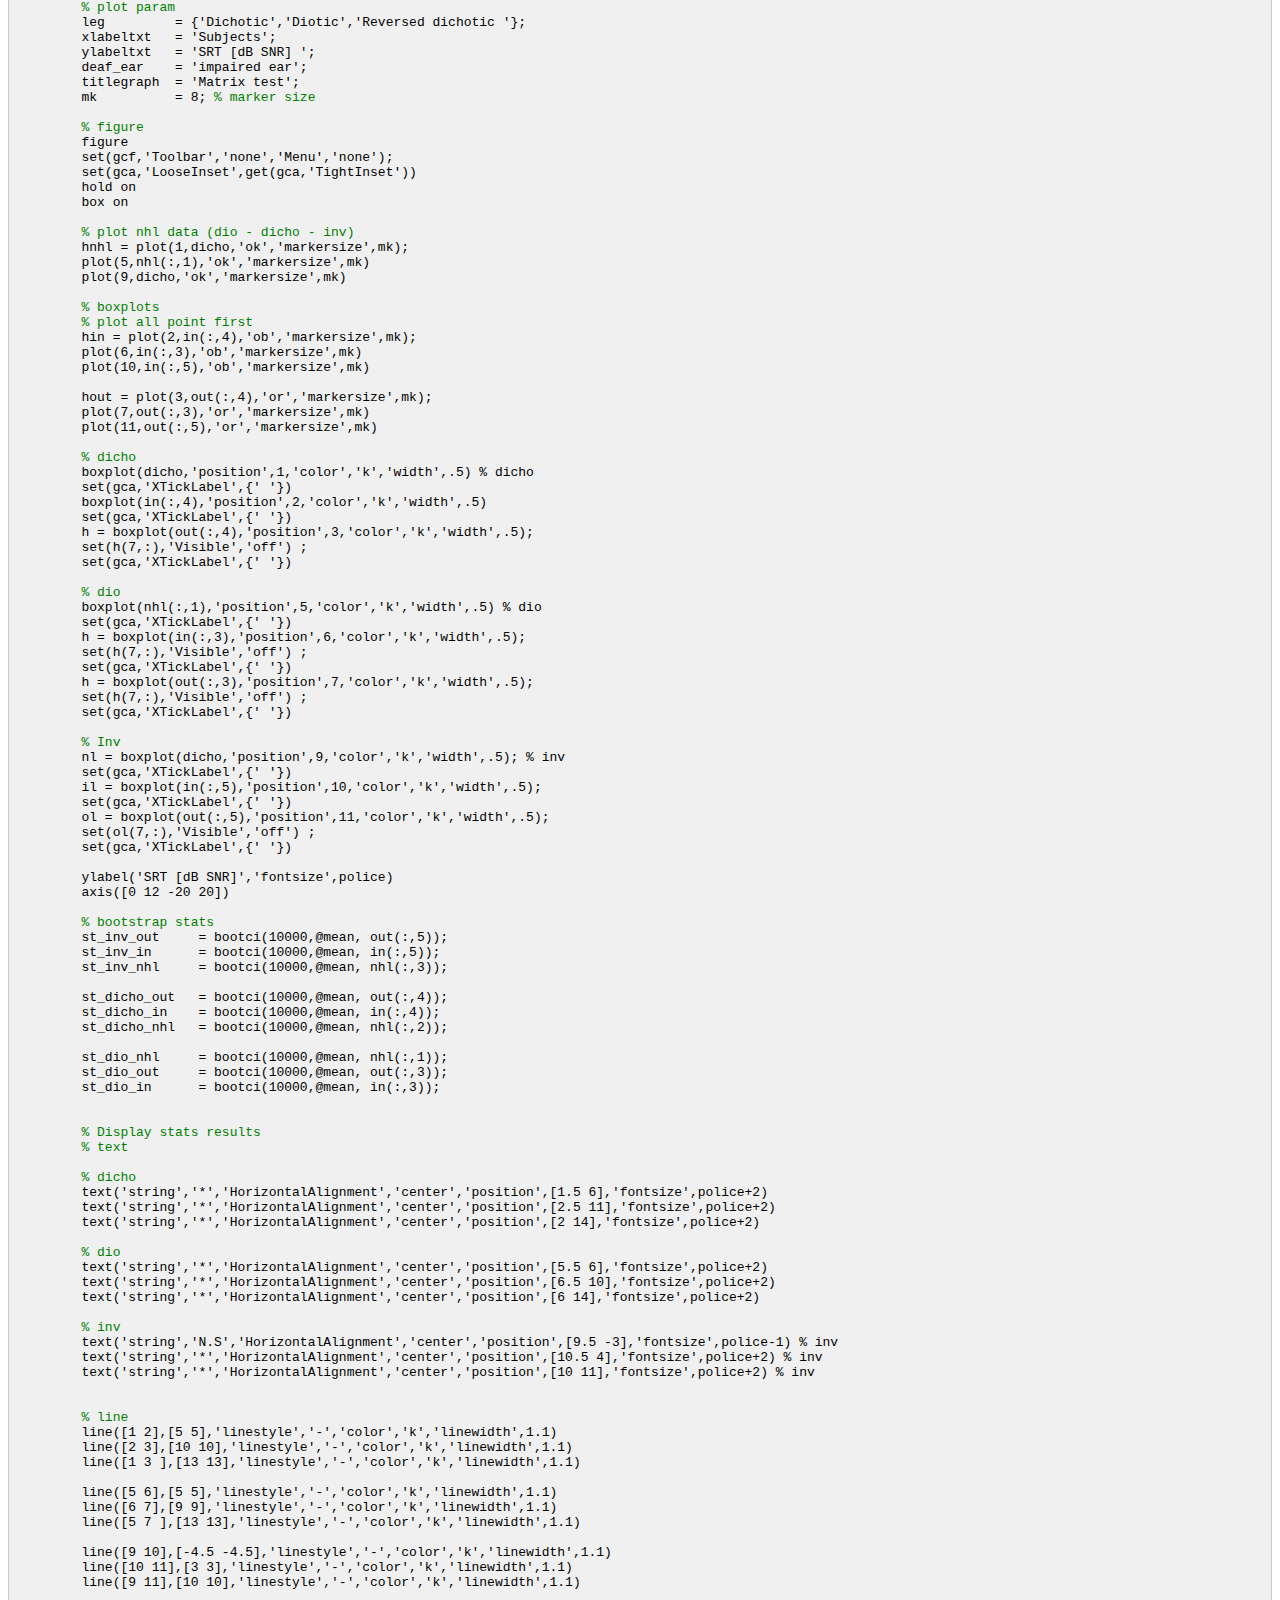
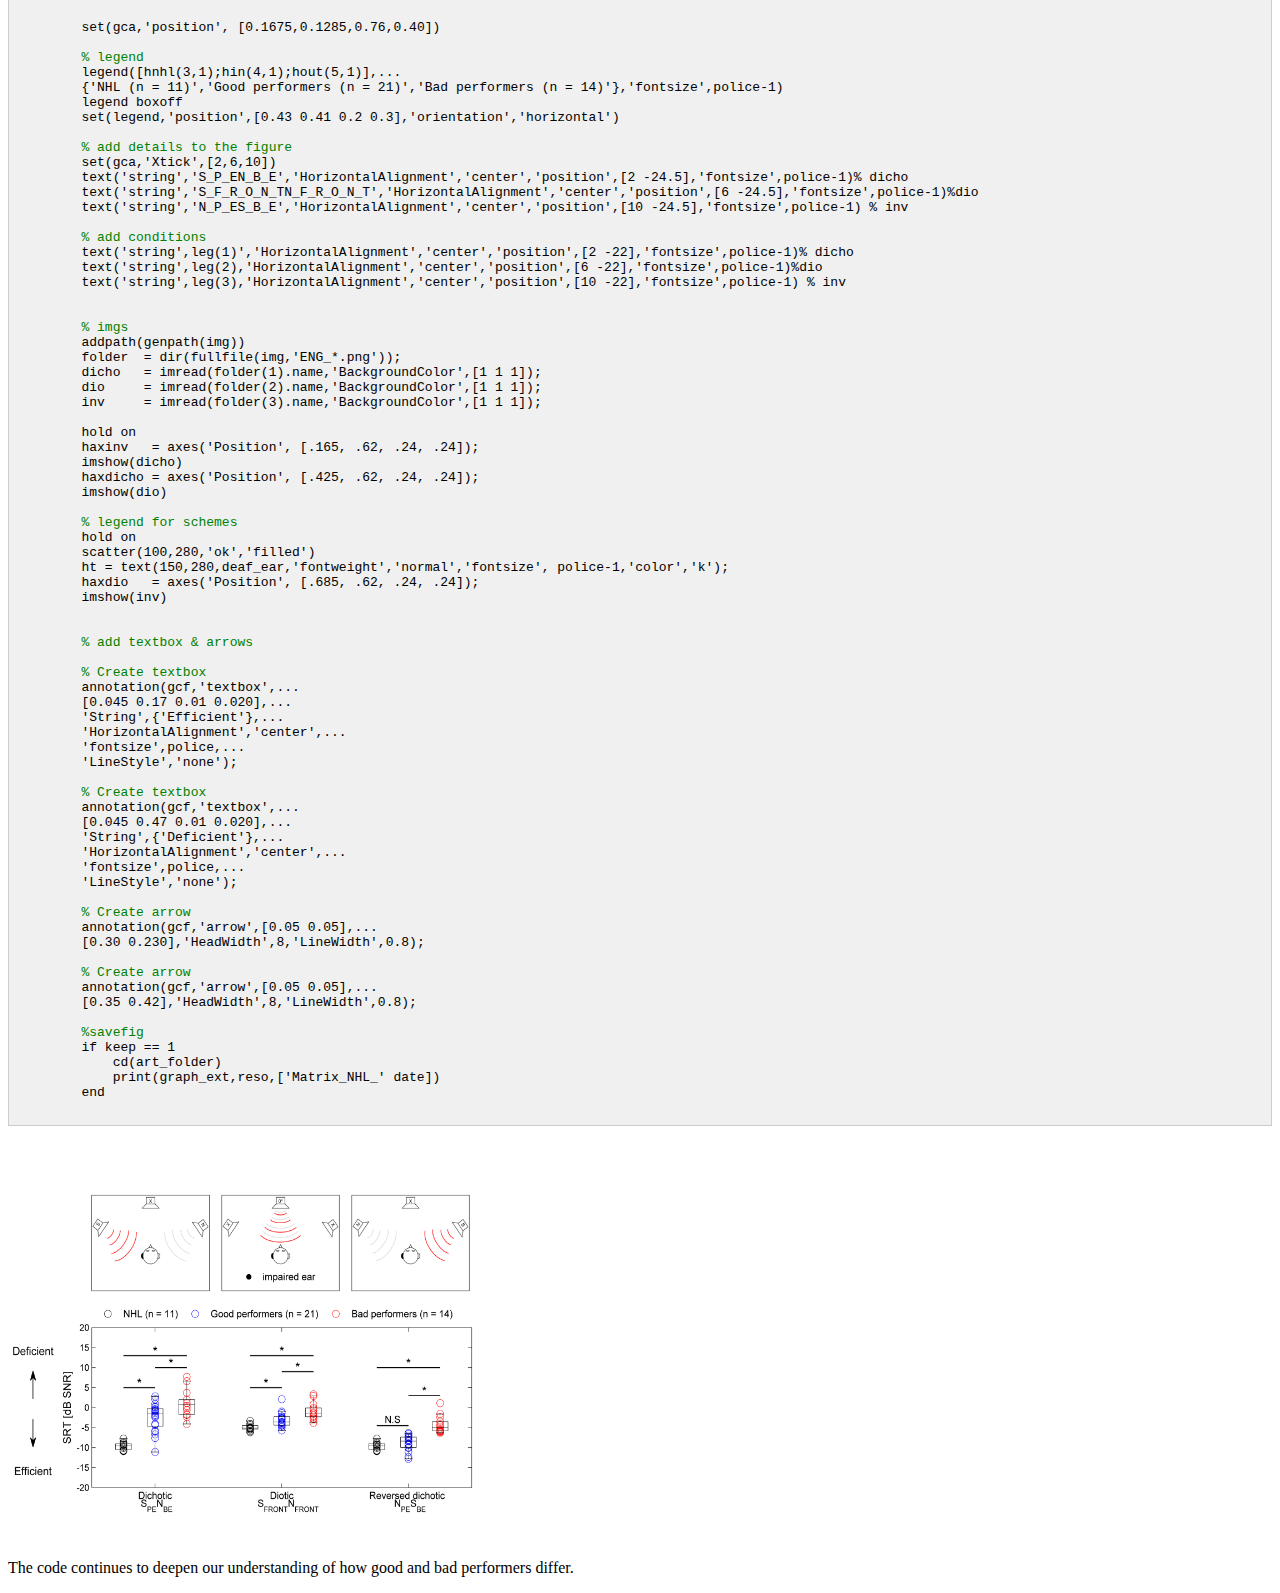
<file: static/binaural.html>
<!DOCTYPE html>
<html>
    <head>
    <title>Binaural</title>
     <!-- add icon link -->
     <link rel="icon"  href="matlab.png">

    <style>
    pre {
        background-color: #f0f0f0;
        padding: 10px;
        border: 1px solid #ccc;
        overflow-x: auto; /* Enable horizontal scrolling if needed */
        font-family: monospace; /* Use a monospaced font */
        white-space: pre-wrap; /* Allow line wrapping */
    }
    .comment {
        color: green;
    }
    .string {
        color: blue;
    }
    .keyword {
        color: purple;
        font-weight: bold;
    }
    .number {
        color: darkred;
    }
    </style>
    </head>
<body>

<h1>Binaural hearing graph</h1>
<p> Matlab code from Vannson et al., 2017 <a href="https://www.sciencedirect.com/science/article/abs/pii/S0028393217302257" target="_blank"> (paper here)</a></p> </p>
<p> This code has been simplified for displaying purposes.</p>
<p> The primary objective of this study was to correlate speech-in-noise abilities with pure-tone audiometry 
    in individuals with unilateral hearing loss, with the goal of developing a predictive model. </p>


<pre id="matlabCode">
    <span class="comment">
    % Binaural graph
    % NV, Toulouse , July 2014
    </span>
 
    clear all
    close all
    clc

    <span class="comment">% Cmd </span>

    binaural = 1;  <span class="comment"> % 1 = Plot binaural graph </span>
    matrix   = 1;  <span class="comment"> % 1 = Plot matrix graph </span>
    keep     = 1;  <span class="comment"> % 1 = Save figure </span>
    tostudy  = 2; <span class="comment"> % group to compute</span>    

    <span class="comment">% Param </span>

    groups   = {'Binauralite' ,...
                'Binauralite-perdue' ,...
                'Binauralite-rehabilite', ...
                'Binauralite-rehabilite-NA',...
                'perdue-NA',...
                'TEMOINS'};
                   

   
    source          = 'F:\NV_PhD\Data_sujets\Results';
    boris           = 'F:\NV_PhD\Data_Boris';
    mfile           = 'F:\NV_PhD\Tools\Matlab';
    img             = 'F:\NV_PhD\PhD_img';        


    police          = 12;
    font            = 'bold';
    graph_ext       = '-dpng';
    reso            = '-r900';
    col             = [ 0.9 0 0 ; 0 0.7 0 ; 0 0 0.9 ;1 165/255 0;0.5 0.5 0.5; .8 .8 .8];

    <span class="comment">% NV Norms (new both : n = 27) </span>
    normes     = [-5.3154 -13.45 -13.45];
    std_normes = [0.6697  3.71 3.71];
    cutoff     = std_normes;

    <span class="comment">
    % -------------------------------------------------------------------------
    </span>
    <span class="comment">% add mfile folder (matlab file)</span>
    addpath(genpath(mfile))

    <span class="comment">% Load data</span>

    cd(source)
    folder  = [ pwd  filesep 'Groupe_' char(cellstr(groups(tostudy)))];
    name    = char(cellstr(groupes(tostudy)));
    sprintf('Group data loaded is :  %s', name)
    cd(folder)

    <span class="comment">% Choose to load only audio and matrix data </span>
    
    data       = load(['data_'  char(cellstr(groupes(tostudy))) '.mat']);   
    audio      = data.data.audiometrie; <span class="comment"> audiometry</span>
    matrix     = data.data.matrix;<span class="comment"> Speech-in-noise data(Matrix) </span>

    <span class="comment">% Sort ears </span>
    <span class="comment">% check ears and rearrange them to put the better ear within the first column</span>
    
    NHL_OD = audio(:,1);
    NHL_OG = audio(:,2);

    oreilles = [NHL_OD NHL_OG];
    for k = 1 : length(oreilles)

            if oreilles(k,1) >= 25 
                oreilles(k,[1,2]) = oreilles(k,[2,1]);
            end

            if oreilles(k,1) > oreilles (k,2)
                oreilles(k,[1,2]) = oreilles(k,[2,1]);
            end
    end

    <span class="comment">
    % Check for real uhl patients based upon oreilles (:,1)= < 20 dB
    </span>
    deafness = [num2cell(oreilles) num2cell(matrix) num2cell(audio)];
    uhl = {[]}; 
    bhl = uhl;
    for i = 1: size(deafness,1)
        if  cell2mat(deafness(i,1)) <= 20
            uhl{i,1} = deafness(i,:);
        else
            bhl{i,1} = deafness(i,:);
        end
    end
    emptyCells = cellfun(@isempty,uhl);
    uhl(emptyCells) = [];
    emptyCells = cellfun(@isempty,BHL);
    bhl(emptyCells) = [];

    <span class="comment">% Save uhl and bhl groups </span>
    save <span class="keyword">uhl uhl </span>
    save <span class="keyword">bhl bhl </span>



    <span class="comment">
    % Binaural graph 
    % -------------------------------------------------------------------------
    </span>
    if binaural == 1

        <span class="comment">% Matrix limits </span>
        normes = normes(1,2);
        cutoff = cutoff(1,2);


        <span class="comment">% Matrix data : % dio - dicho - inv conditions</span>

        x = [oreilles(:,1) matrix(:,3)];
        y = [oreilles(:,2) matrix(:,2)];

        figure
        set(gcf,'name',[titlegraphe,' ',name,' ',date],'numbertitle','off')
        set(gcf,'Toolbar','none','Menu','none');  
        hold on
        box on

        <span class="comment"> % gca </span>
        set(gca,'ydir','reverse')   
        axis([-15 15 0 120])
        set(gca,'position',[0.13,0.32,.8,0.58]);

        <span class="comment"> % line </span>
        line ([ normes  normes],[ 0 120],'linestyle','-','color','r')
        line ([ normes+cutoff normes+cutoff],[ 0 120]'linestyle','--','color','r')
        line ([ normes-cutoff  normes-cutoff ],[ 0 120],'linestyle','--','color','r')
        line ([ 0 0 ],[ 0 120],'linestyle','--','color','k')
        line ([min(xlim) max(xlim)],[20  20],'linestyle','--','color','k')


        <span class="comment">% plot pts </span>
        hbo = plot(uhl(:,5),uhl(:,1),'ob','markersize',6,'LineWidth',2,'markeredgecolor',col(3,:));
        hmo = plot(uhl(:,4),uhl(:,2),'or','markersize',6,'LineWidth',2,'markeredgecolor',col(1,:));

        <span class="comment">% Multiple correlation analysis </span>
        [rmat,~,pmat]   = spear(matrix(:,2),matrix(:,3));
        [rbad,~,pbad]   = spear(uhl(:,2),uhl(:,4))
        [rgood,~,pgood] = spear(uhl(:,1),uhl(:,5))

        <span class="comment">% Fitting on only the bad ears </span>
        [cbad,gbad] = fit(uhl(:,4),uhl(:,2),'poly1','robust','Off');
        pp = plot(cbad,'k');
        set(pp,'linewidth',1.5);
        legend off
        
        <span class="comment">% info </span>
        text(6.5,40,sprintf('rho = %2.2f, p < %2.3f',rbad,pbad),'fontsize',police)
        text(6.5,47,sprintf('r^2    = %2.2f',rbad*rbad),'fontsize',police)
        text(6.5,33,sprintf('n     = %2.0f',size(uhl,1)),'fontsize',police)
                
        <span class="comment">% labels & legend </span>
        ylabel('PTA threshold [dB HL]','fontsize',police)
        xlabel('SRT [dB SNR]','fontsize',police)
        legend off
        legend([hbo,hmo],{'Better ear';'Poorer ear'},'fontsize',police)

        text('string','2*\sigma','HorizontalAlignment','center','position',[-7.8 90],'fontsize',police-4)
        text('string','A','HorizontalAlignment','center','position',[-17 -5],'fontsize',police,'fontweight','bold')
                
        annotation('doublearrow',  [.29 .35], [.44 .44],...
            'Head1Length',police-6,'Head1Width',police-6,...
            'Head2Length',police-6,'Head2Width',police-6);
        
       
        <span class="comment">% boxplot beneath </span>
        hl = axes('position',[0.13,0.05,0.8,0.3]); 
        set(gca,'ydir','reverse')
        axis([-15 15 0 120])
        axis off
        line ([ normes+cutoff normes+cutoff],[ 0 120],'linestyle','--','color','r')

      
        <span class="comment">%  add boxplot on the bottom</span>
        htop = axes('position',[0.13,0.08,0.8,0.2]);
        p = boxplot(htop,in(:,5),'color','b','position',-10,'width',3,'orientation','horizontal');
        set(p,'linewidth',1.5)
        hold on
        p = boxplot(htop,out(:,5),'position',-5,'color','b','width',3,'orientation','horizontal');
        set(p,'linewidth',1.5)
        <span class="comment">% add nhl to the boxplot graph </span>
        ndata = mean(nhl(:,2:3),2);
        p = boxplot(htop,ndata,'position',2,'color','k','width',3,'orientation','horizontal');
        set(p,'linewidth',1.5); 
        set(gca,'XTickLabel',{' '},'YTickLabel',{' '})
        axis([-14.66 15  -14 14])
        axis off


        text('string','NHL (n = 11)','HorizontalAlignment','center','position',[-9.5 7],'fontsize',police) 
        text('string','Good performers (n = 21)','HorizontalAlignment','center','position',[-12 -5],'fontsize',police)  
        text('string','Bad performers (n = 14)','HorizontalAlignment','center','position',[-1 -.5],'fontsize',police)  
        text('string','B','HorizontalAlignment','center','position',[-17 7],'fontsize',police,'fontweight','bold')    

        <span class="comment">% Create textboxs & arrows</span>

        annotation(gcf,'textbox',...
        [0.15 0.05 0.01 0.020],...
        'String',{'Efficient'},...
        'HorizontalAlignment','center',...
        'fontsize',police,...
        'LineStyle','none');

        annotation(gcf,'textbox',...
        [0.55 0.05 0.01 0.020],...
        'String',{'Deficient'},...
        'HorizontalAlignment','center',...
        'fontsize',police,...
        'LineStyle','none');

        annotation(gcf,'arrow',[0.4 0.5],...
        [0.05 0.05],'HeadWidth',6,'LineWidth',0.6);
        annotation(gcf,'arrow',[0.3 0.2],...
        [0.05 0.05],'HeadWidth',6,'LineWidth',0.6);


        <span class="comment">% savefig </span>
        if keep == 1
            cd(pwd)
            print(graph_ext,reso,'PTAvsSRT')
        end

    </pre>        
    <img src="binaural.png" alt="Binaural Graph Image" width="500" height="400">
    
    <pre id="matlabCode">

    <!-- Matrix Bad vs Good performers -->    

    <span class="comment">
    % Matrix good vs bad performers
    % -------------------------------------------------------------------------
    </span>
    <span class="comment">
    Based upon the previous binaural graph, sort patients into good and bad performers 
    for further analysis and plot their Matrix results! The sorting will depend on the 
    better ear SRT (matrix) score.
    </span>

    
    <span class="comment"> 
    Filter out uhl data to find uhl in and uhl out patients </span>
    out = uhl*0;
    in  = uhl;<span class="comment">  % to discard out data </span>
    for j = 1 : size(uhl) 
        if uhl(j,1) <= 20 & uhl(j,5)> (normes+cutoff) 
            out(j,:) =  uhl(j,:);    
        end  
    end
    
    idxo                = out(:,1) == 0;
    out(idxo,:)         = [];
    in(out(:,end),:)    = [];

    <span class="comment">% Save in and out groups </span>
    save <span class="keyword">in in </span>
    save <span class="keyword">out out </span>


    if matrix == 1

        <span class="comment">% From Boris : load nhl data</span>
        addpath(genpath(boris))
        nhl  = load('Boris_NHL_matrix.txt');
        nhl  = nhl(:,1:3);  <span class="comment">% dio - dicho - inv</span>

        <span class="comment">% gather dicho _inv</span>
        dicho = [nhl(:,2) nhl(:,3)];
        dicho = mean(dicho,2);

        <span class="comment">% plot param </span>
        leg         = {'Dichotic','Diotic','Reversed dichotic '};
        xlabeltxt   = 'Subjects';
        ylabeltxt   = 'SRT [dB SNR] ';
        deaf_ear    = 'impaired ear';
        titlegraph  = 'Matrix test';
        mk          = 8; <span class="comment">% marker size </span>
    
        <span class="comment">% figure </span>
        figure
        set(gcf,'Toolbar','none','Menu','none');  
        set(gca,'LooseInset',get(gca,'TightInset'))
        hold on
        box on

        <span class="comment">% plot nhl data (dio - dicho - inv)</span>
        hnhl = plot(1,dicho,'ok','markersize',mk);
        plot(5,nhl(:,1),'ok','markersize',mk)
        plot(9,dicho,'ok','markersize',mk)
        
        <span class="comment">% boxplots </span>
        <span class="comment">% plot all point first</span>
        hin = plot(2,in(:,4),'ob','markersize',mk);
        plot(6,in(:,3),'ob','markersize',mk)
        plot(10,in(:,5),'ob','markersize',mk)
        
        hout = plot(3,out(:,4),'or','markersize',mk);
        plot(7,out(:,3),'or','markersize',mk)
        plot(11,out(:,5),'or','markersize',mk)
        
        <span class="comment">% dicho</span>
        boxplot(dicho,'position',1,'color','k','width',.5) % dicho
        set(gca,'XTickLabel',{' '})
        boxplot(in(:,4),'position',2,'color','k','width',.5)
        set(gca,'XTickLabel',{' '})
        h = boxplot(out(:,4),'position',3,'color','k','width',.5);
        set(h(7,:),'Visible','off') ;
        set(gca,'XTickLabel',{' '})
        
        <span class="comment">% dio </span>
        boxplot(nhl(:,1),'position',5,'color','k','width',.5) % dio
        set(gca,'XTickLabel',{' '})
        h = boxplot(in(:,3),'position',6,'color','k','width',.5);
        set(h(7,:),'Visible','off') ;
        set(gca,'XTickLabel',{' '})
        h = boxplot(out(:,3),'position',7,'color','k','width',.5);
        set(h(7,:),'Visible','off') ;
        set(gca,'XTickLabel',{' '})
        
        <span class="comment">% Inv</span>
        nl = boxplot(dicho,'position',9,'color','k','width',.5); % inv
        set(gca,'XTickLabel',{' '})
        il = boxplot(in(:,5),'position',10,'color','k','width',.5);
        set(gca,'XTickLabel',{' '})
        ol = boxplot(out(:,5),'position',11,'color','k','width',.5);
        set(ol(7,:),'Visible','off') ;
        set(gca,'XTickLabel',{' '})
       
        ylabel('SRT [dB SNR]','fontsize',police)
        axis([0 12 -20 20])
    
        <span class="comment">% bootstrap stats </span>
        st_inv_out     = bootci(10000,@mean, out(:,5));
        st_inv_in      = bootci(10000,@mean, in(:,5));
        st_inv_nhl     = bootci(10000,@mean, nhl(:,3));
        
        st_dicho_out   = bootci(10000,@mean, out(:,4));
        st_dicho_in    = bootci(10000,@mean, in(:,4));
        st_dicho_nhl   = bootci(10000,@mean, nhl(:,2));
        
        st_dio_nhl     = bootci(10000,@mean, nhl(:,1));
        st_dio_out     = bootci(10000,@mean, out(:,3));
        st_dio_in      = bootci(10000,@mean, in(:,3));    


        <span class="comment">% Display stats results </span>
        <span class="comment">% text</span>
        
        <span class="comment">% dicho</span>
        text('string','*','HorizontalAlignment','center','position',[1.5 6],'fontsize',police+2) 
        text('string','*','HorizontalAlignment','center','position',[2.5 11],'fontsize',police+2) 
        text('string','*','HorizontalAlignment','center','position',[2 14],'fontsize',police+2) 
        
        <span class="comment">% dio</span>
        text('string','*','HorizontalAlignment','center','position',[5.5 6],'fontsize',police+2) 
        text('string','*','HorizontalAlignment','center','position',[6.5 10],'fontsize',police+2) 
        text('string','*','HorizontalAlignment','center','position',[6 14],'fontsize',police+2) 
        
        <span class="comment">% inv</span>
        text('string','N.S','HorizontalAlignment','center','position',[9.5 -3],'fontsize',police-1) % inv
        text('string','*','HorizontalAlignment','center','position',[10.5 4],'fontsize',police+2) % inv
        text('string','*','HorizontalAlignment','center','position',[10 11],'fontsize',police+2) % inv
        
        
        <span class="comment">% line</span>
        line([1 2],[5 5],'linestyle','-','color','k','linewidth',1.1)
        line([2 3],[10 10],'linestyle','-','color','k','linewidth',1.1)
        line([1 3 ],[13 13],'linestyle','-','color','k','linewidth',1.1)
        
        line([5 6],[5 5],'linestyle','-','color','k','linewidth',1.1)
        line([6 7],[9 9],'linestyle','-','color','k','linewidth',1.1)
        line([5 7 ],[13 13],'linestyle','-','color','k','linewidth',1.1)
        
        line([9 10],[-4.5 -4.5],'linestyle','-','color','k','linewidth',1.1)
        line([10 11],[3 3],'linestyle','-','color','k','linewidth',1.1)
        line([9 11],[10 10],'linestyle','-','color','k','linewidth',1.1)
        
        
        set(gca,'position', [0.1675,0.1285,0.76,0.40])
        
        <span class="comment">% legend</span>
        legend([hnhl(3,1);hin(4,1);hout(5,1)],...
        {'NHL (n = 11)','Good performers (n = 21)','Bad performers (n = 14)'},'fontsize',police-1)
        legend boxoff
        set(legend,'position',[0.43 0.41 0.2 0.3],'orientation','horizontal')

        <span class="comment">% add details to the figure </span>
        set(gca,'Xtick',[2,6,10])
        text('string','S_P_EN_B_E','HorizontalAlignment','center','position',[2 -24.5],'fontsize',police-1)% dicho           
        text('string','S_F_R_O_N_TN_F_R_O_N_T','HorizontalAlignment','center','position',[6 -24.5],'fontsize',police-1)%dio
        text('string','N_P_ES_B_E','HorizontalAlignment','center','position',[10 -24.5],'fontsize',police-1) % inv
        
        <span class="comment">% add conditions </span>
        text('string',leg(1)','HorizontalAlignment','center','position',[2 -22],'fontsize',police-1)% dicho           
        text('string',leg(2),'HorizontalAlignment','center','position',[6 -22],'fontsize',police-1)%dio
        text('string',leg(3),'HorizontalAlignment','center','position',[10 -22],'fontsize',police-1) % inv
        

        <span class="comment">% imgs </span>
        addpath(genpath(img))
        folder  = dir(fullfile(img,'ENG_*.png'));
        dicho   = imread(folder(1).name,'BackgroundColor',[1 1 1]);
        dio     = imread(folder(2).name,'BackgroundColor',[1 1 1]);
        inv     = imread(folder(3).name,'BackgroundColor',[1 1 1]);

        hold on
        haxinv   = axes('Position', [.165, .62, .24, .24]);
        imshow(dicho)
        haxdicho = axes('Position', [.425, .62, .24, .24]);
        imshow(dio)
        
        <span class="comment">% legend for schemes </span>
        hold on
        scatter(100,280,'ok','filled')
        ht = text(150,280,deaf_ear,'fontweight','normal','fontsize', police-1,'color','k');
        haxdio   = axes('Position', [.685, .62, .24, .24]); 
        imshow(inv)
        
        
        <span class="comment">% add textbox & arrows </span>

        <span class="comment">% Create textbox</span>
        annotation(gcf,'textbox',...
        [0.045 0.17 0.01 0.020],...
        'String',{'Efficient'},...
        'HorizontalAlignment','center',...
        'fontsize',police,...
        'LineStyle','none');
    
        <span class="comment">% Create textbox</span>
        annotation(gcf,'textbox',...
        [0.045 0.47 0.01 0.020],...
        'String',{'Deficient'},...
        'HorizontalAlignment','center',...
        'fontsize',police,...
        'LineStyle','none');

        <span class="comment">% Create arrow</span>
        annotation(gcf,'arrow',[0.05 0.05],...
        [0.30 0.230],'HeadWidth',8,'LineWidth',0.8);
        
        <span class="comment">% Create arrow</span>
        annotation(gcf,'arrow',[0.05 0.05],...
        [0.35 0.42],'HeadWidth',8,'LineWidth',0.8);
        
        <span class="comment">%savefig </span>
        if keep == 1
            cd(art_folder)
            print(graph_ext,reso,['Matrix_NHL_' date])
        end
    </pre>  
    <img src="matrix.png" alt="Binaural Graph Image" width="500" height="400">
    <p></p>
    <p> The code continues to deepen our understanding of how good and bad performers differ.</p>

</body>
</html>
</file>
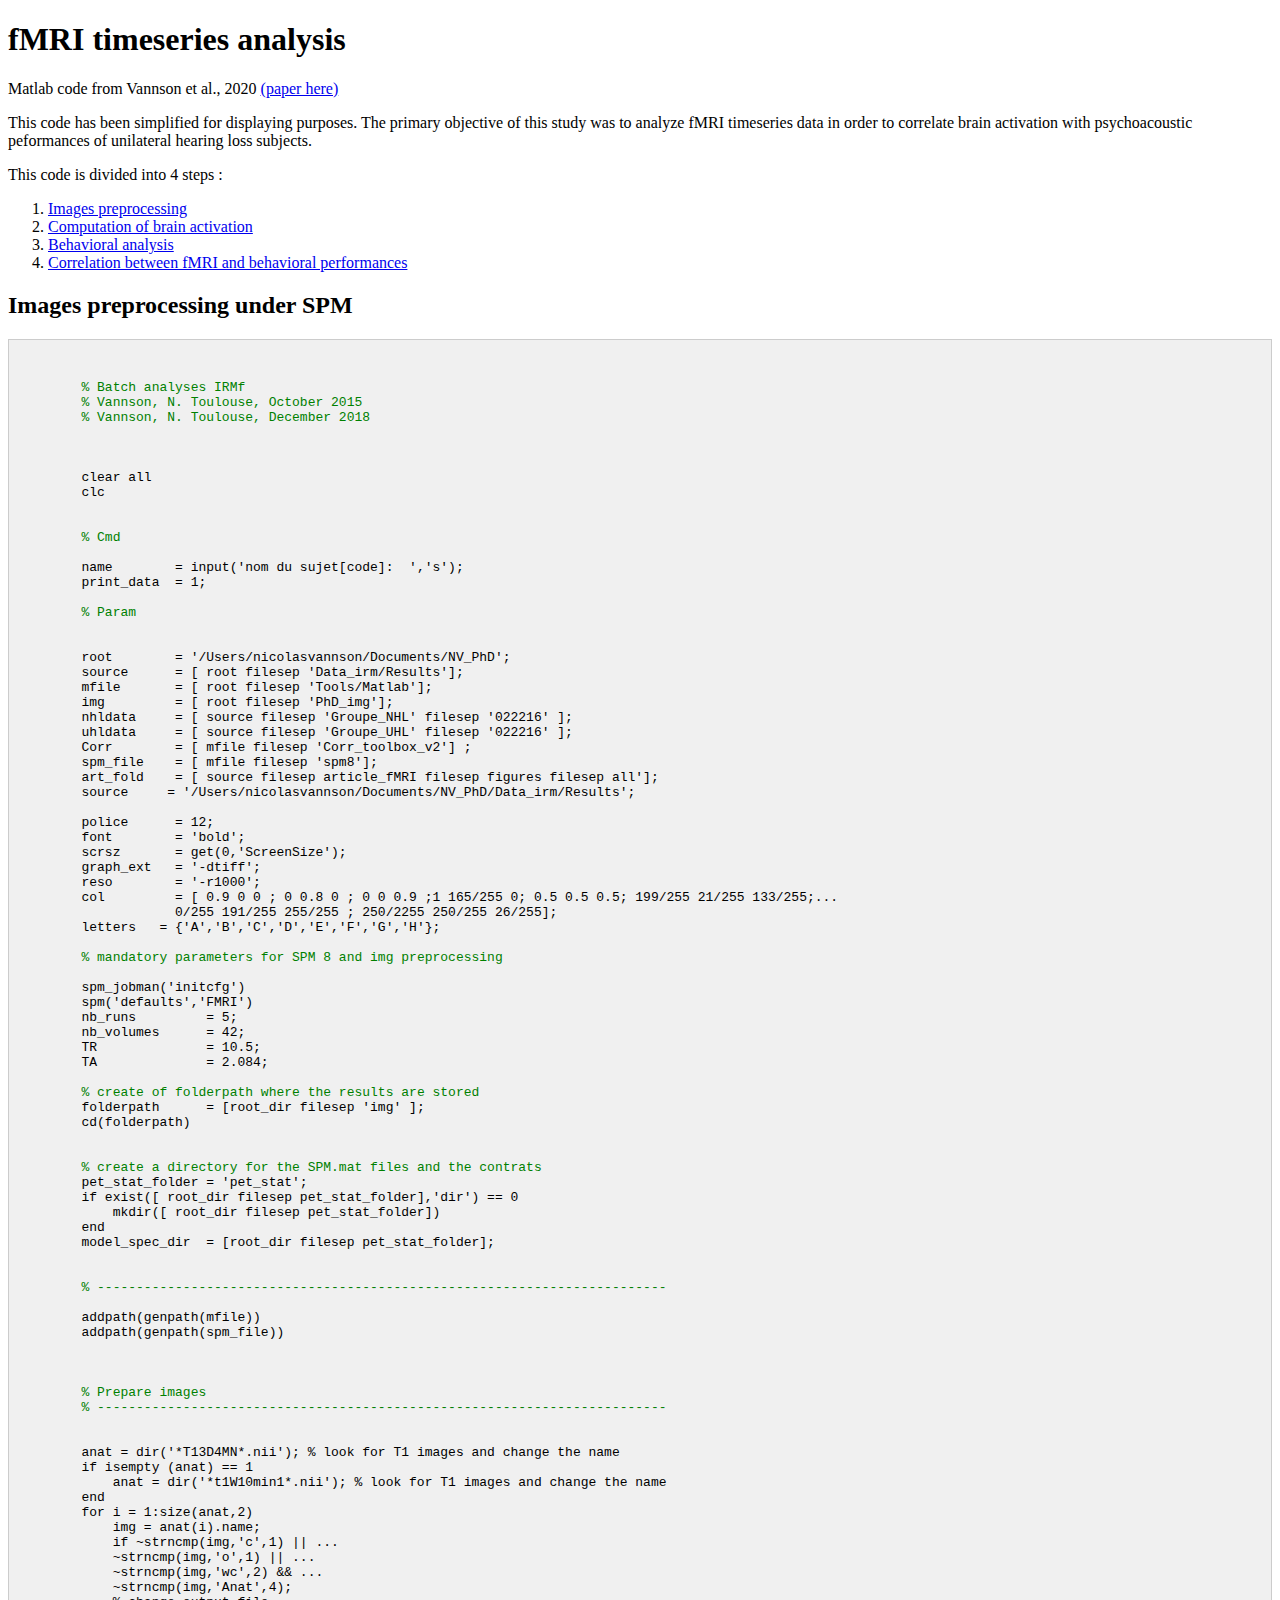
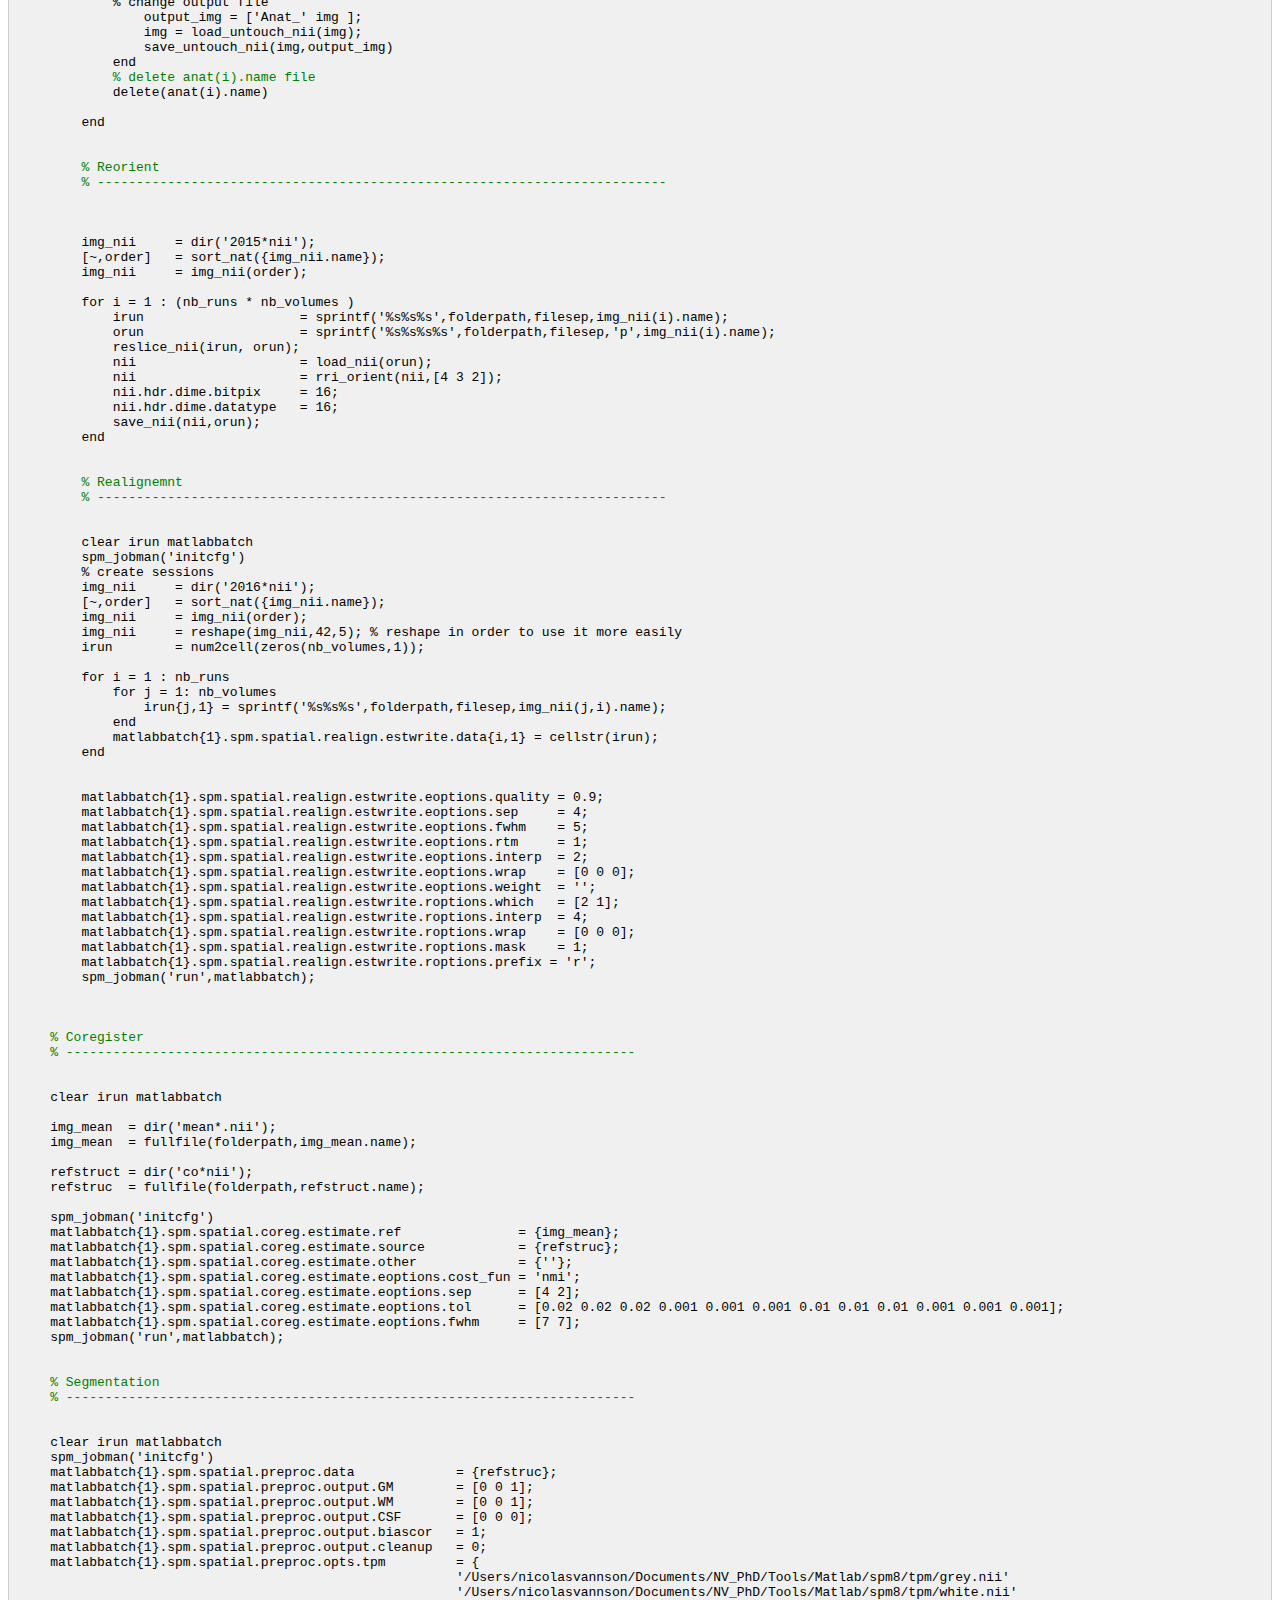
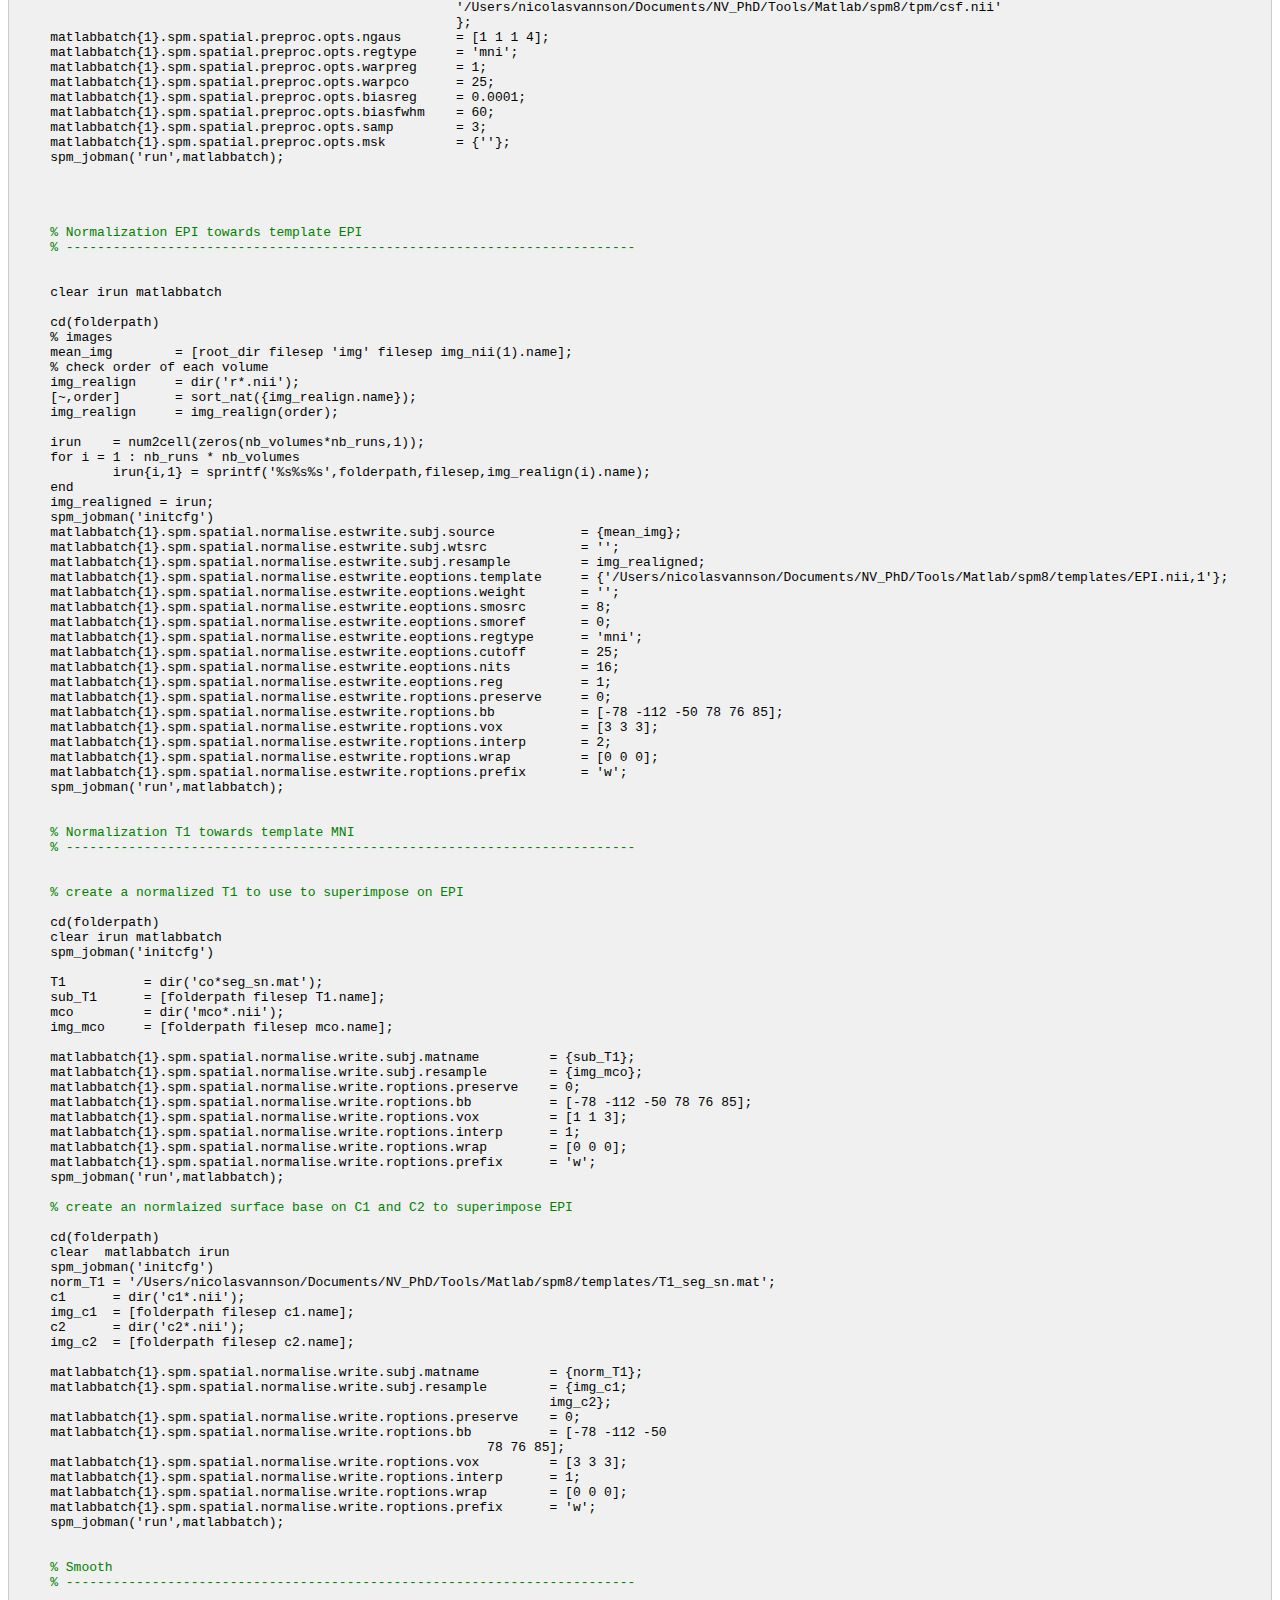
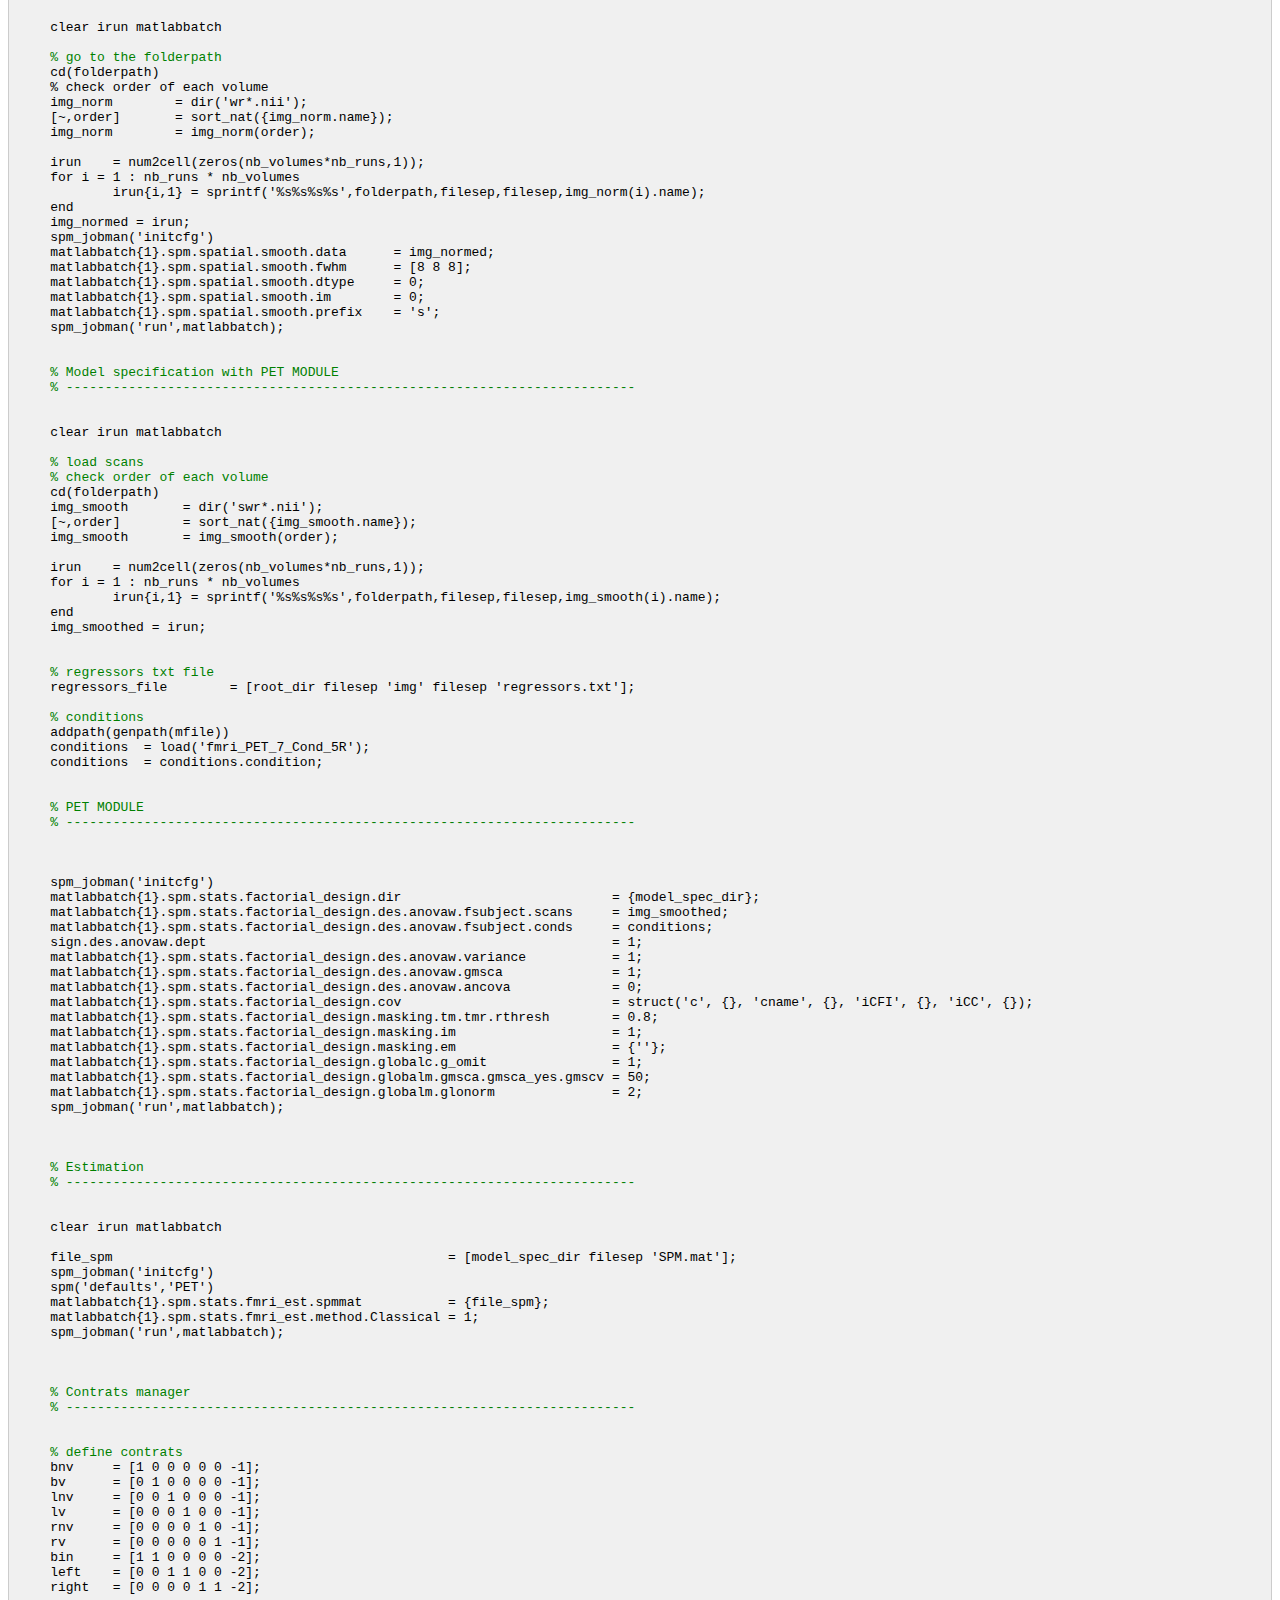
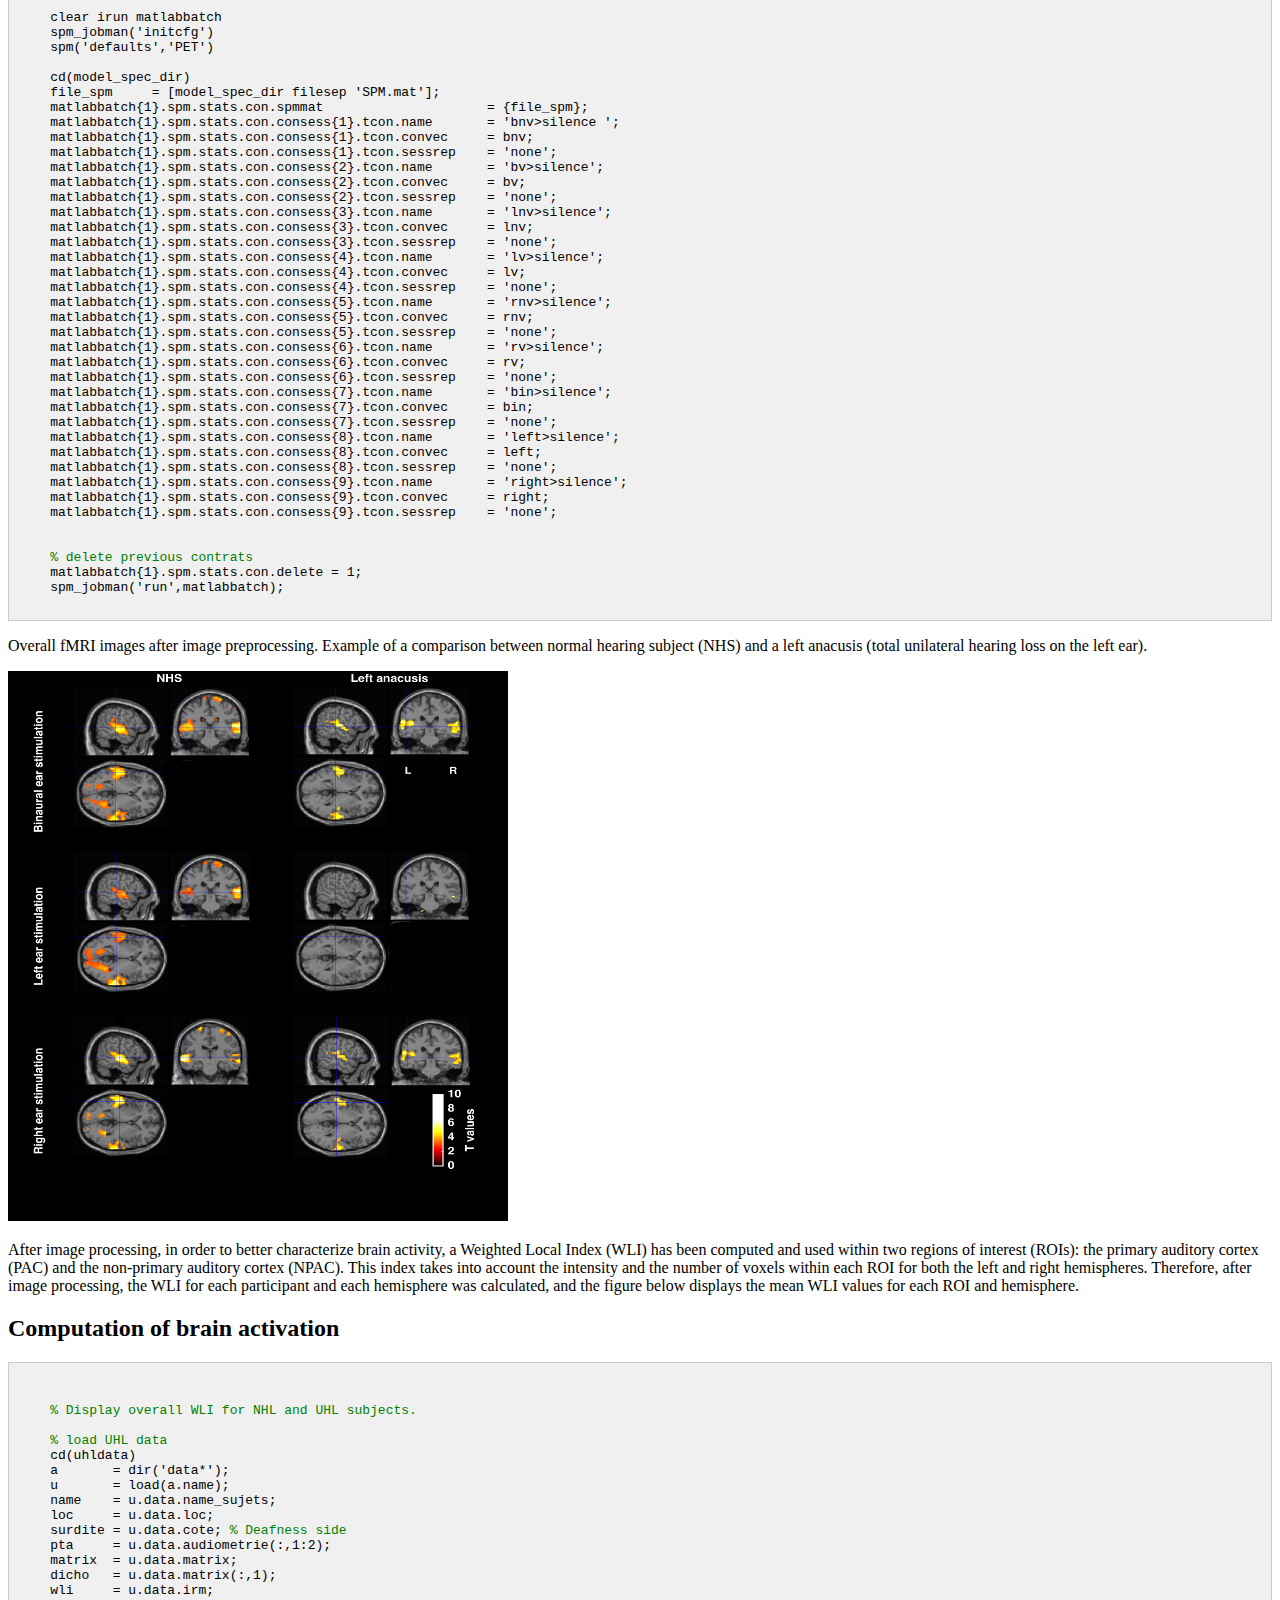
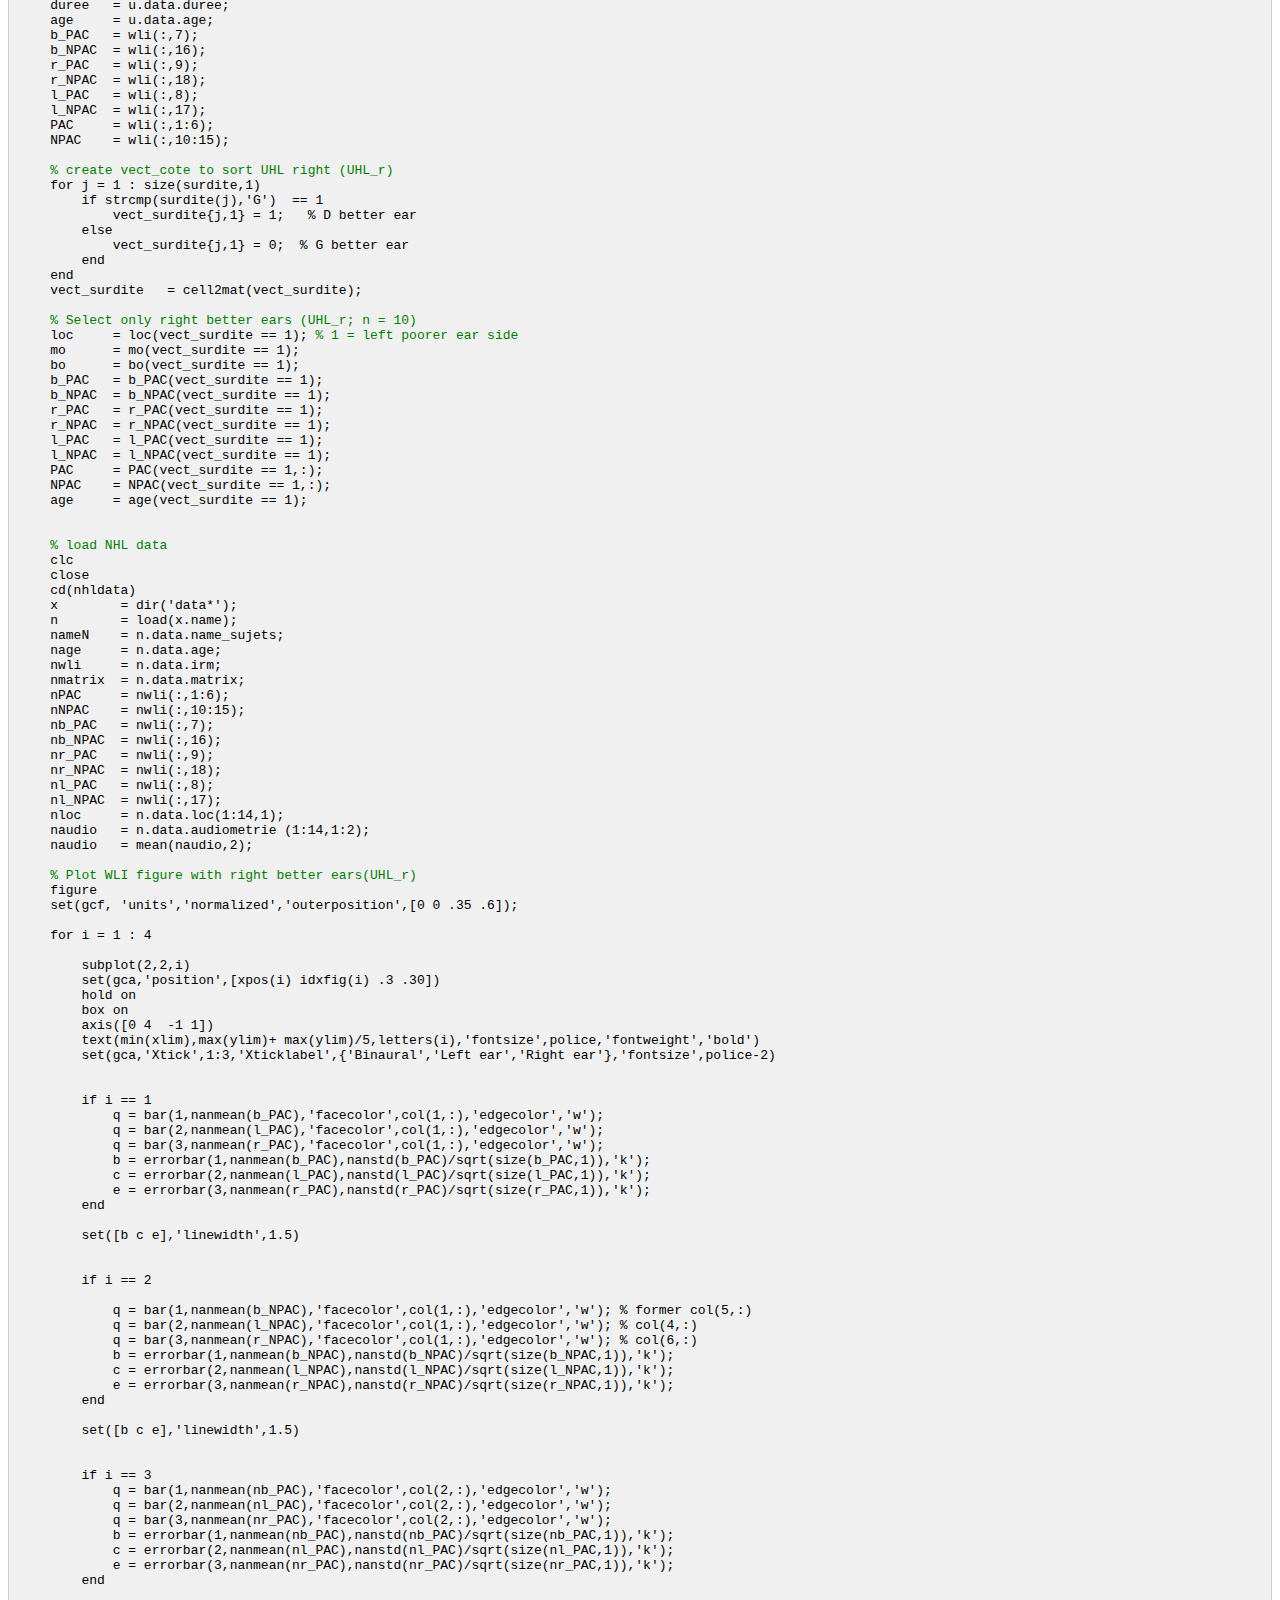
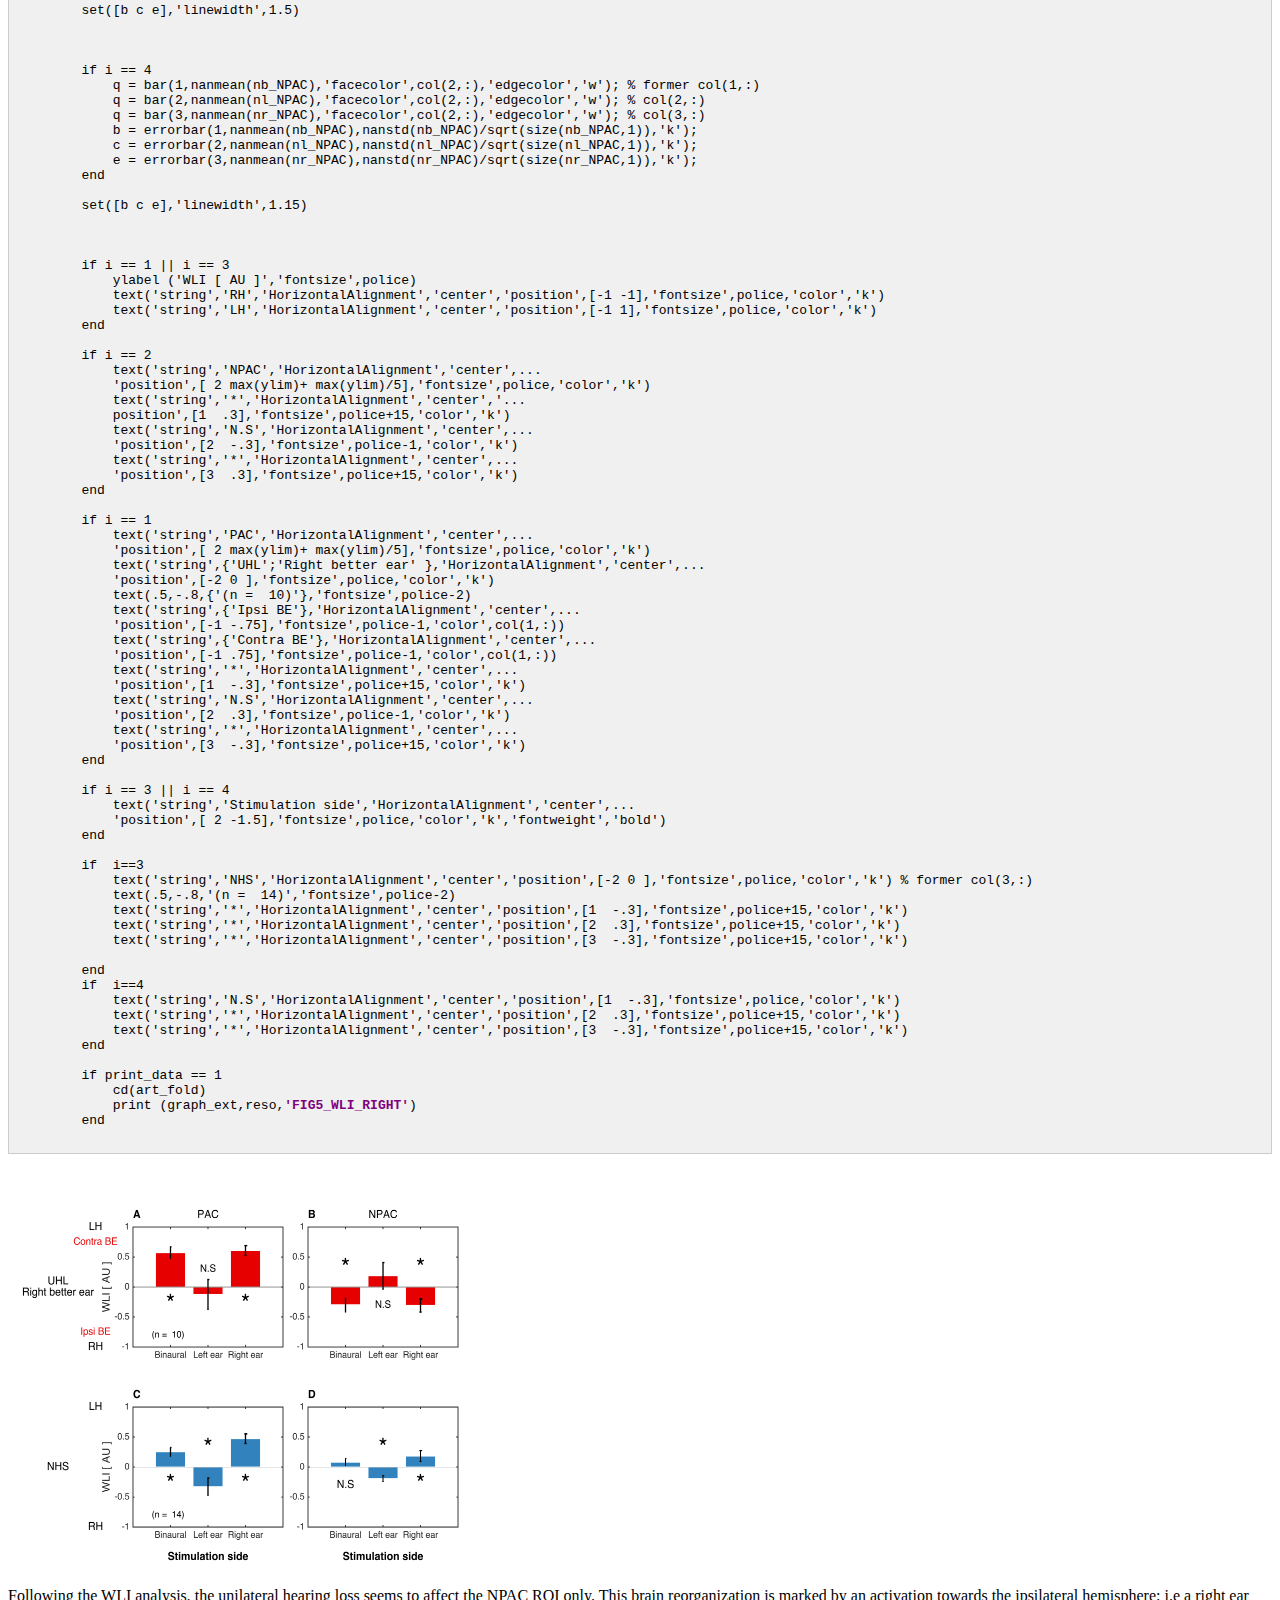
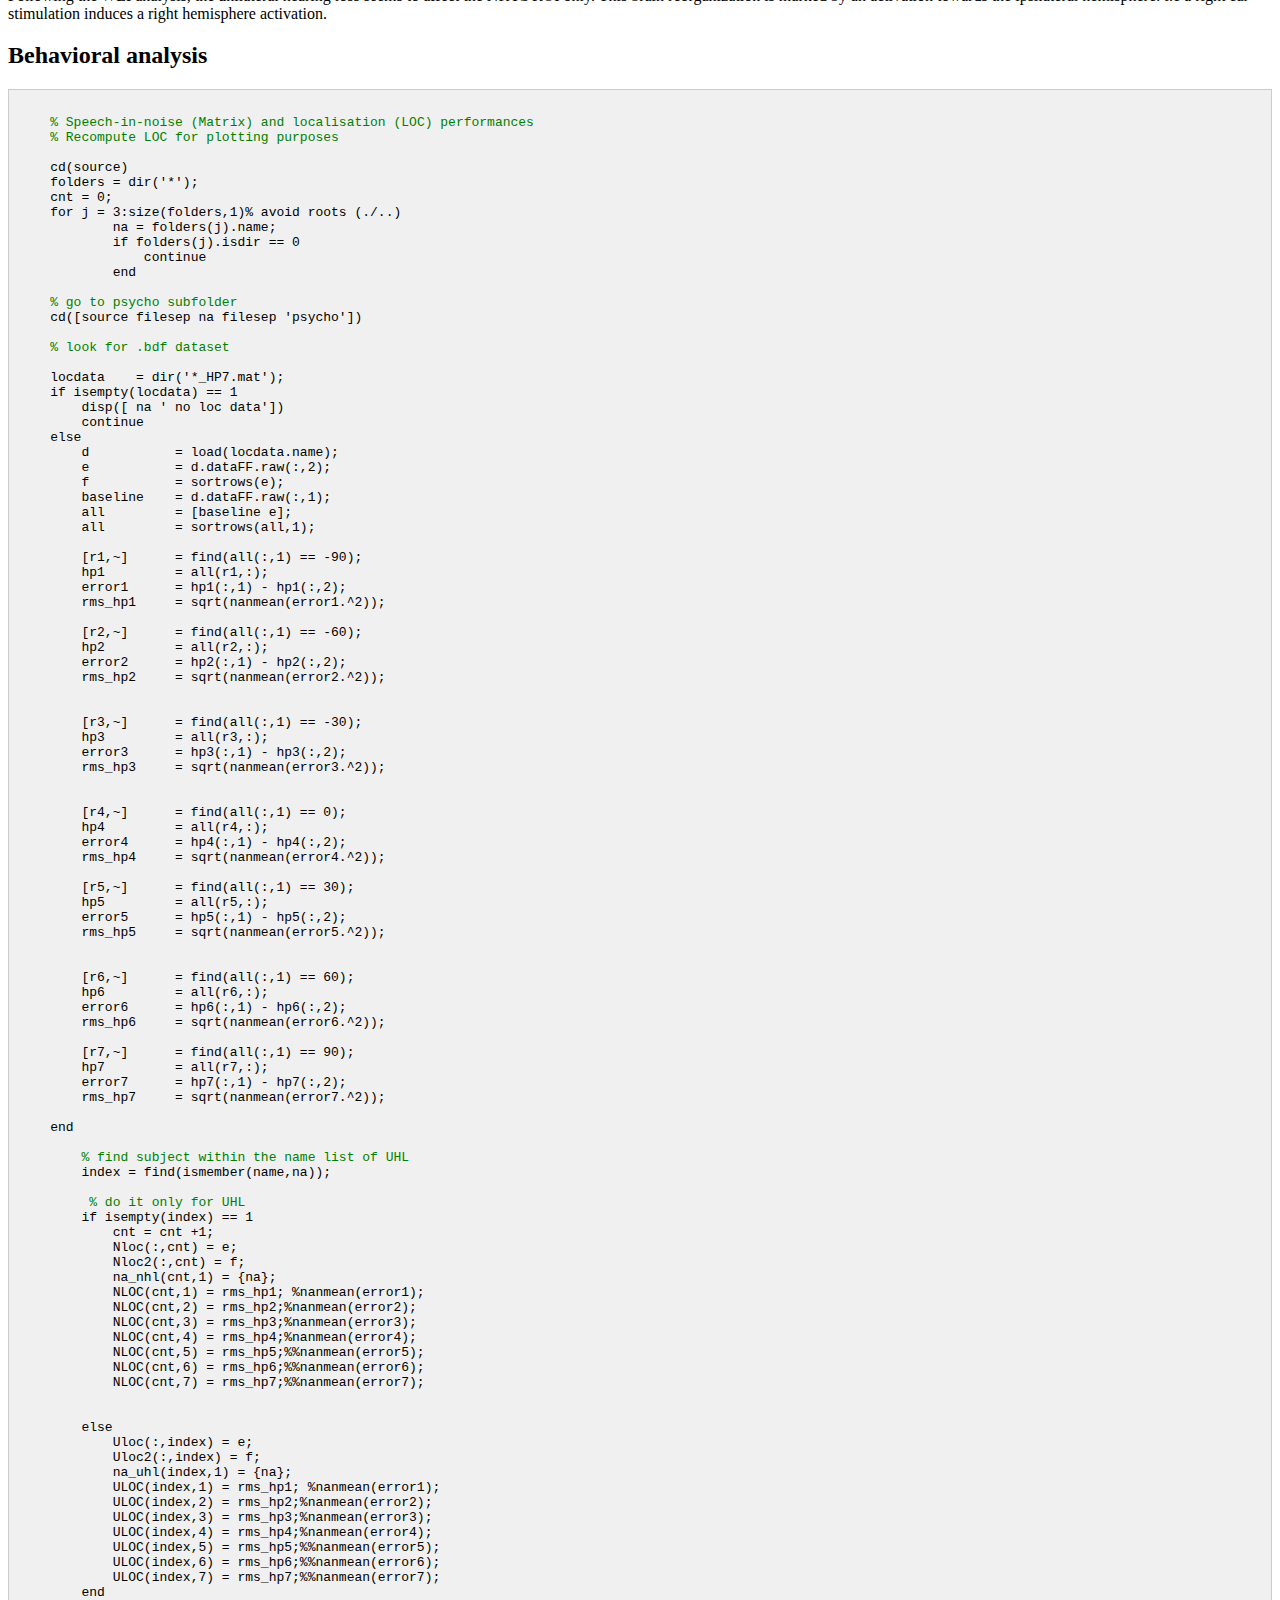
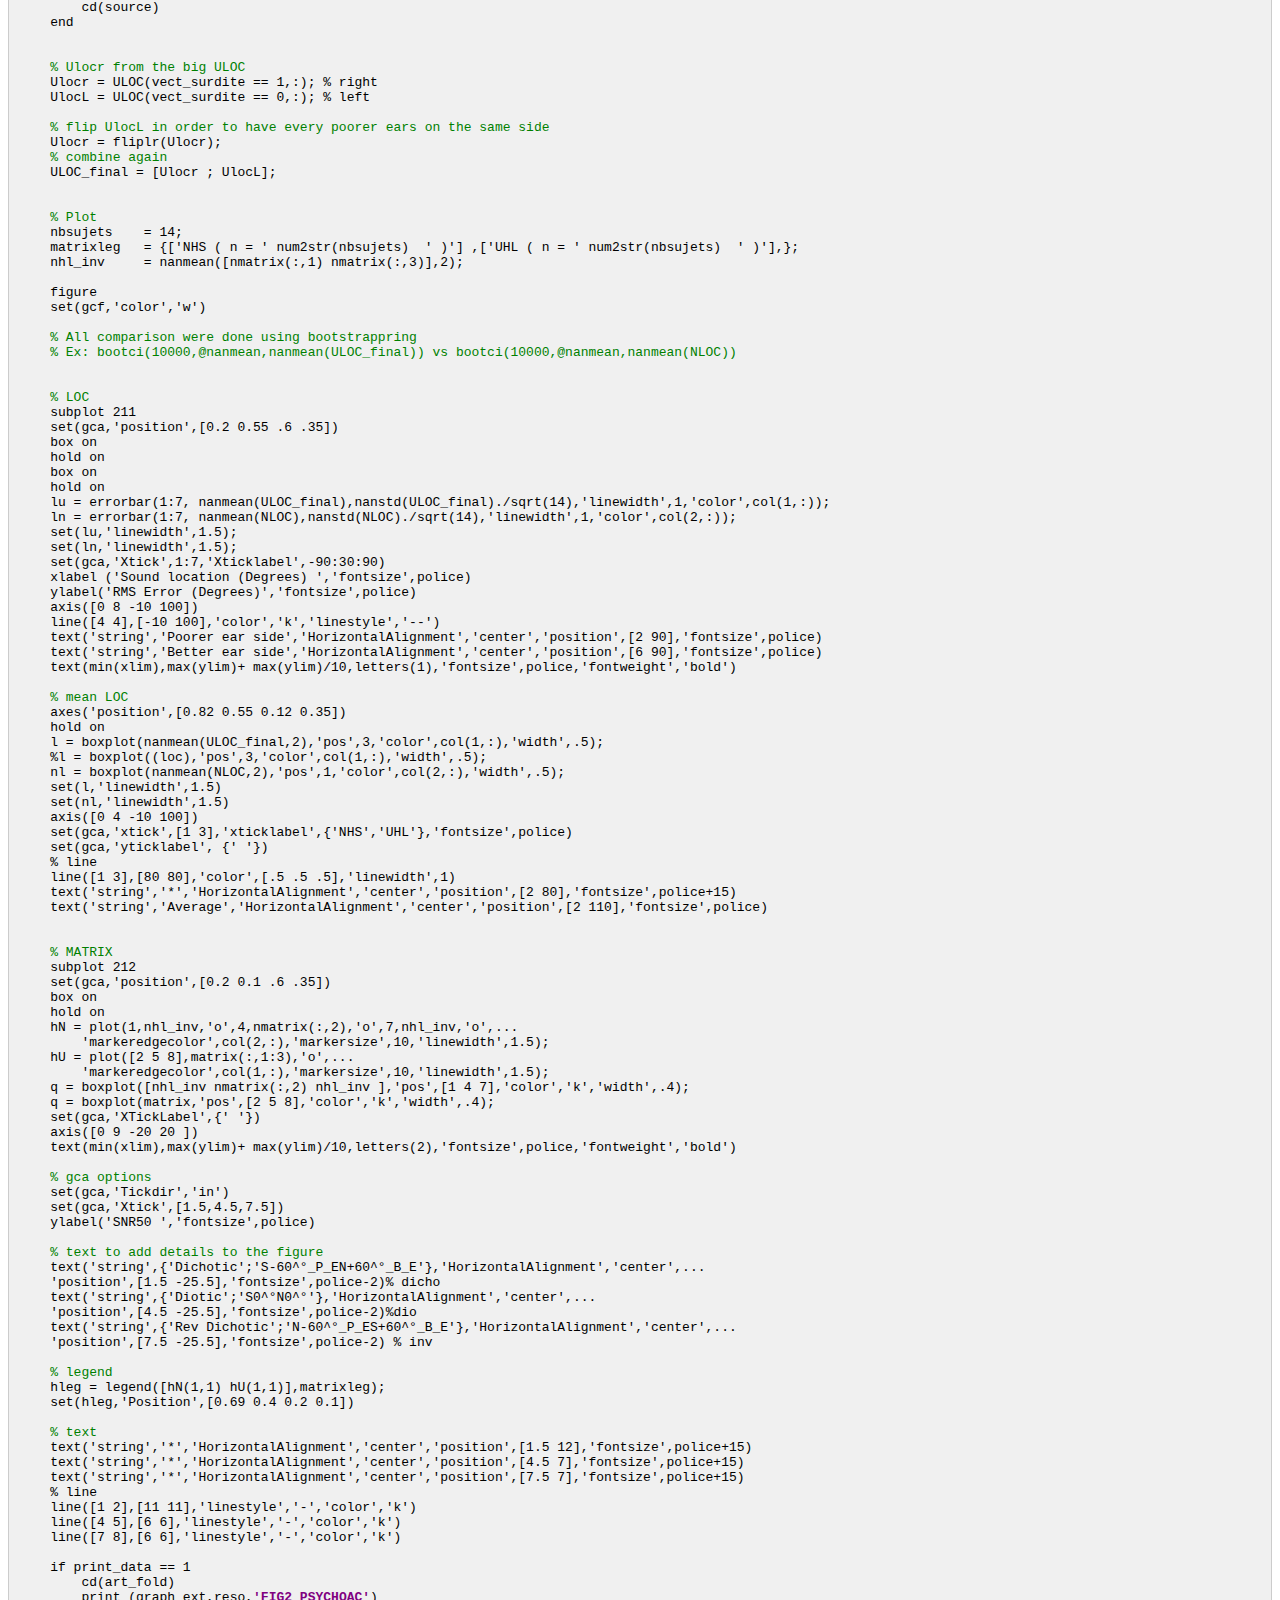
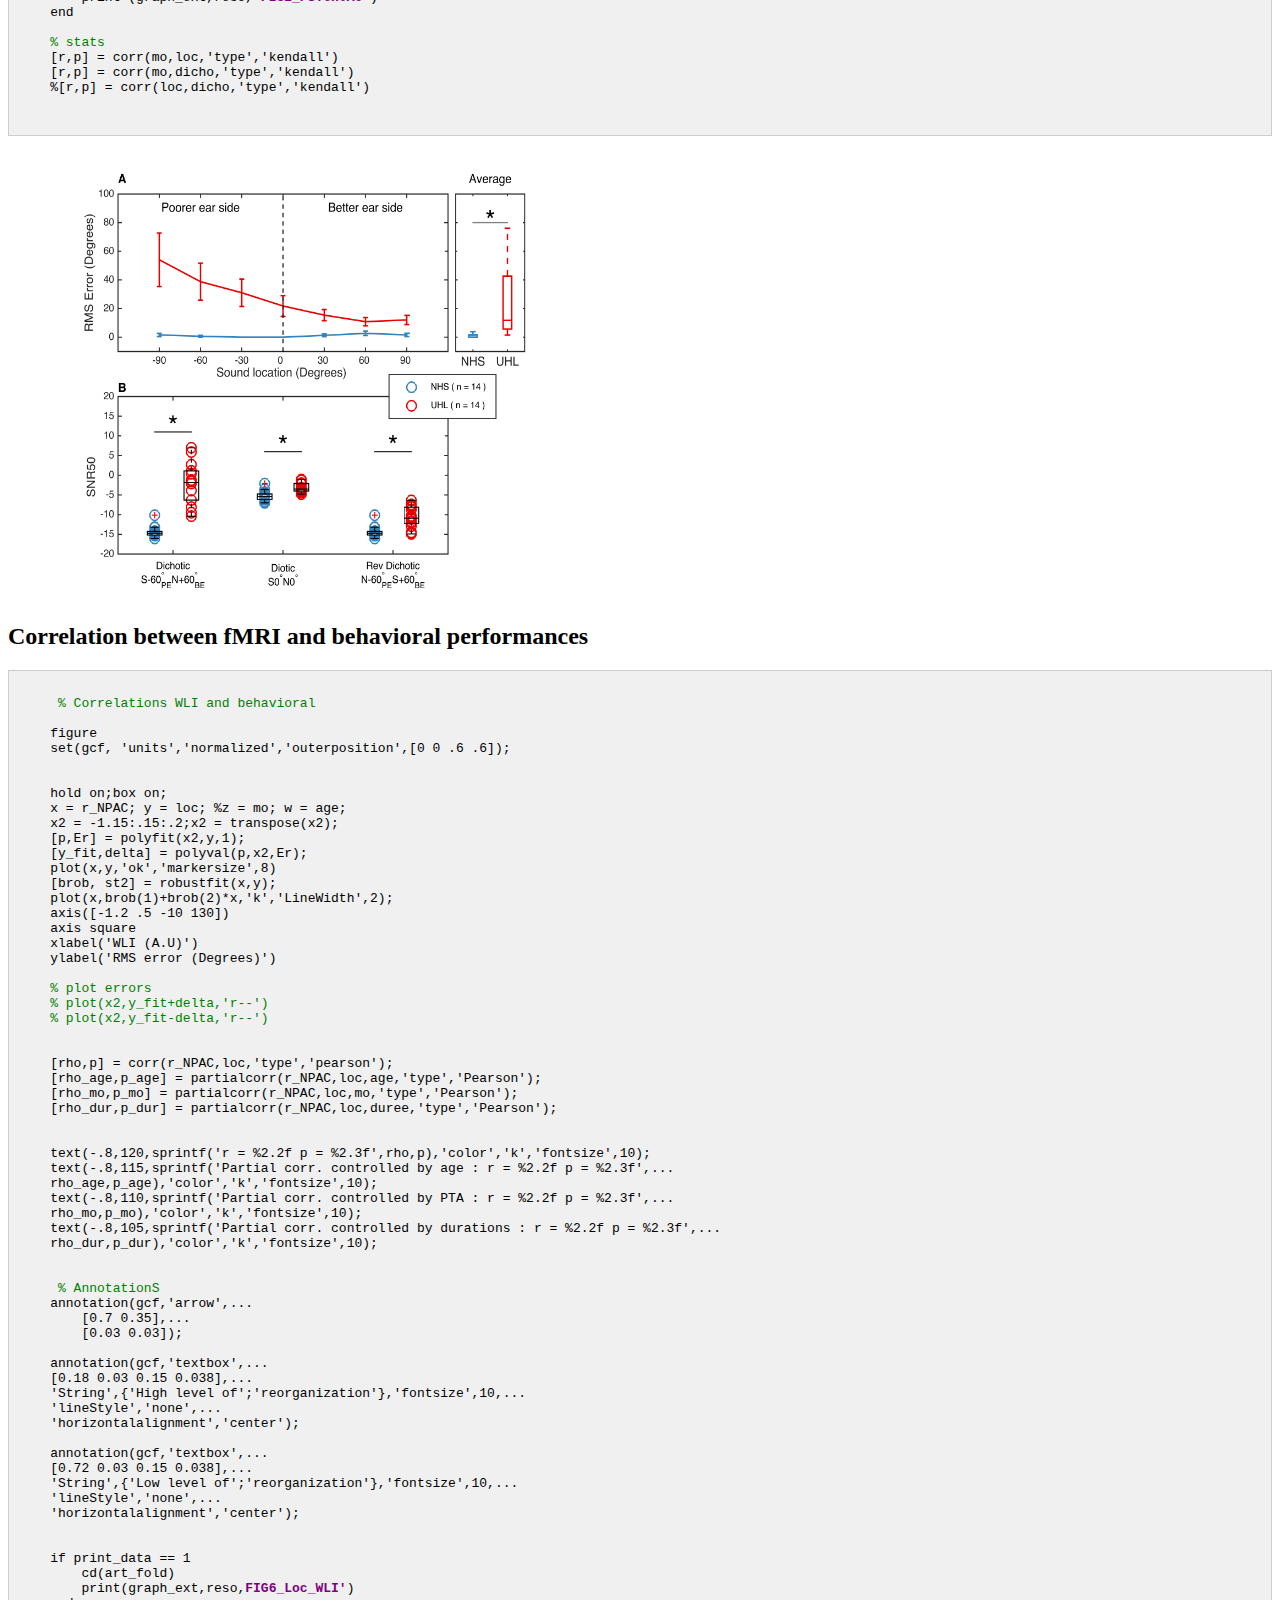
<file: static/fmri.html>
<!DOCTYPE html>
<html>
    <head>
    <title>fMRI</title>
     <!-- add icon link -->
     <link rel="icon"  href="matlab.png">

    <style>
    pre {
        background-color: #f0f0f0;
        padding: 10px;
        border: 1px solid #ccc;
        overflow-x: auto; /* Enable horizontal scrolling if needed */
        font-family: monospace; /* Use a monospaced font */
        white-space: pre-wrap; /* Allow line wrapping */
    }
    .comment {
        color: green;
    }
    .string {
        color: blue;
    }
    .keyword {
        color: purple;
        font-weight: bold;
    }
    .number {
        color: darkred;
    }
    </style>
    </head>
<body>

<h1>fMRI timeseries analysis</h1>
<div class="intro_text-container">
    <p> Matlab code from Vannson et al., 2020 <a href="https://www.sciencedirect.com/science/article/abs/pii/S0028393220303559" target="_blank"> (paper here)</a></p>
    This code has been simplified for displaying purposes.
    The primary objective of this study was to analyze fMRI timeseries data in order 
    to correlate brain activation with psychoacoustic peformances 
    of unilateral hearing loss subjects.</p>
    <p>This code is divided into 4 steps :</p>
    <ol> 
        <li><a href="#Img_preprocess">Images preprocessing </a> </li>
        <li><a href="#WLI">Computation of brain activation </a> </li>
        <li><a href="#Behav">Behavioral analysis</a></li>
        <li><a href="#fMRI_behav">Correlation between fMRI and behavioral performances </a></li>
    </ol>

</div>


<h2 id="Img_preprocess">Images preprocessing under SPM</h2>
<pre id="matlabCode">
    <!-- SPM -->
    <span class="comment">
        % Batch analyses IRMf
        % Vannson, N. Toulouse, October 2015
        % Vannson, N. Toulouse, December 2018

        </span>
     
        clear all
        clc

   
        <span class="comment">% Cmd</span>

        name        = input('nom du sujet[code]:  ','s');
        print_data  = 1;

        <span class="comment">% Param</span>

        
        root        = '/Users/nicolasvannson/Documents/NV_PhD';
        source      = [ root filesep 'Data_irm/Results'];
        mfile       = [ root filesep 'Tools/Matlab']; 
        img         = [ root filesep 'PhD_img'];
        nhldata     = [ source filesep 'Groupe_NHL' filesep '022216' ];
        uhldata     = [ source filesep 'Groupe_UHL' filesep '022216' ];
        Corr        = [ mfile filesep 'Corr_toolbox_v2'] ;
        spm_file    = [ mfile filesep 'spm8'];
        art_fold    = [ source filesep article_fMRI filesep figures filesep all'];
        source     = '/Users/nicolasvannson/Documents/NV_PhD/Data_irm/Results';
    
        police      = 12;
        font        = 'bold';
        scrsz       = get(0,'ScreenSize');
        graph_ext   = '-dtiff';
        reso        = '-r1000';
        col         = [ 0.9 0 0 ; 0 0.8 0 ; 0 0 0.9 ;1 165/255 0; 0.5 0.5 0.5; 199/255 21/255 133/255;...
                    0/255 191/255 255/255 ; 250/2255 250/255 26/255];
        letters   = {'A','B','C','D','E','F','G','H'};        

        <span class="comment">% mandatory parameters for SPM 8 and img preprocessing</span>

        spm_jobman('initcfg')
        spm('defaults','FMRI')
        nb_runs         = 5;
        nb_volumes      = 42;
        TR              = 10.5;
        TA              = 2.084;

        <span class="comment">% create of folderpath where the results are stored</span>
        folderpath      = [root_dir filesep 'img' ];
        cd(folderpath)
        

        <span class="comment">% create a directory for the SPM.mat files and the contrats</span>
        pet_stat_folder = 'pet_stat';
        if exist([ root_dir filesep pet_stat_folder],'dir') == 0
            mkdir([ root_dir filesep pet_stat_folder])
        end
        model_spec_dir  = [root_dir filesep pet_stat_folder];

        <span class="comment">
        % -------------------------------------------------------------------------
        </span>
        addpath(genpath(mfile))
        addpath(genpath(spm_file))


        <span class="comment">
        % Prepare images
        % -------------------------------------------------------------------------
        </span>

        anat = dir('*T13D4MN*.nii'); % look for T1 images and change the name
        if isempty (anat) == 1
            anat = dir('*t1W10min1*.nii'); % look for T1 images and change the name
        end
        for i = 1:size(anat,2)
            img = anat(i).name;
            if ~strncmp(img,'c',1) || ...
            ~strncmp(img,'o',1) || ...
            ~strncmp(img,'wc',2) && ...
            ~strncmp(img,'Anat',4); 
            % change output file
                output_img = ['Anat_' img ];
                img = load_untouch_nii(img);
                save_untouch_nii(img,output_img)
            end
            <span class="comment">% delete anat(i).name file</span>
            delete(anat(i).name)
            
        end

        <span class="comment">
        % Reorient
        % -------------------------------------------------------------------------
        </span>


        img_nii     = dir('2015*nii');
        [~,order]   = sort_nat({img_nii.name});
        img_nii     = img_nii(order);

        for i = 1 : (nb_runs * nb_volumes ) 
            irun                    = sprintf('%s%s%s',folderpath,filesep,img_nii(i).name);  
            orun                    = sprintf('%s%s%s%s',folderpath,filesep,'p',img_nii(i).name); 
            reslice_nii(irun, orun);
            nii                     = load_nii(orun);  
            nii                     = rri_orient(nii,[4 3 2]); 
            nii.hdr.dime.bitpix     = 16;
            nii.hdr.dime.datatype   = 16;
            save_nii(nii,orun);
        end

        <span class="comment">
        % Realignemnt
        % -------------------------------------------------------------------------
         </span>

        clear irun matlabbatch
        spm_jobman('initcfg')
        % create sessions
        img_nii     = dir('2016*nii');
        [~,order]   = sort_nat({img_nii.name});
        img_nii     = img_nii(order);
        img_nii     = reshape(img_nii,42,5); % reshape in order to use it more easily
        irun        = num2cell(zeros(nb_volumes,1));

        for i = 1 : nb_runs 
            for j = 1: nb_volumes
                irun{j,1} = sprintf('%s%s%s',folderpath,filesep,img_nii(j,i).name);
            end
            matlabbatch{1}.spm.spatial.realign.estwrite.data{i,1} = cellstr(irun);
        end


        matlabbatch{1}.spm.spatial.realign.estwrite.eoptions.quality = 0.9;
        matlabbatch{1}.spm.spatial.realign.estwrite.eoptions.sep     = 4;
        matlabbatch{1}.spm.spatial.realign.estwrite.eoptions.fwhm    = 5;
        matlabbatch{1}.spm.spatial.realign.estwrite.eoptions.rtm     = 1;
        matlabbatch{1}.spm.spatial.realign.estwrite.eoptions.interp  = 2;
        matlabbatch{1}.spm.spatial.realign.estwrite.eoptions.wrap    = [0 0 0];
        matlabbatch{1}.spm.spatial.realign.estwrite.eoptions.weight  = '';
        matlabbatch{1}.spm.spatial.realign.estwrite.roptions.which   = [2 1];
        matlabbatch{1}.spm.spatial.realign.estwrite.roptions.interp  = 4;
        matlabbatch{1}.spm.spatial.realign.estwrite.roptions.wrap    = [0 0 0];
        matlabbatch{1}.spm.spatial.realign.estwrite.roptions.mask    = 1;
        matlabbatch{1}.spm.spatial.realign.estwrite.roptions.prefix = 'r';
        spm_jobman('run',matlabbatch);


    <span class="comment">
    % Coregister
    % -------------------------------------------------------------------------
    </span>

    clear irun matlabbatch

    img_mean  = dir('mean*.nii');
    img_mean  = fullfile(folderpath,img_mean.name);

    refstruct = dir('co*nii');
    refstruc  = fullfile(folderpath,refstruct.name);

    spm_jobman('initcfg')
    matlabbatch{1}.spm.spatial.coreg.estimate.ref               = {img_mean};
    matlabbatch{1}.spm.spatial.coreg.estimate.source            = {refstruc};
    matlabbatch{1}.spm.spatial.coreg.estimate.other             = {''};
    matlabbatch{1}.spm.spatial.coreg.estimate.eoptions.cost_fun = 'nmi';
    matlabbatch{1}.spm.spatial.coreg.estimate.eoptions.sep      = [4 2];
    matlabbatch{1}.spm.spatial.coreg.estimate.eoptions.tol      = [0.02 0.02 0.02 0.001 0.001 0.001 0.01 0.01 0.01 0.001 0.001 0.001];
    matlabbatch{1}.spm.spatial.coreg.estimate.eoptions.fwhm     = [7 7];
    spm_jobman('run',matlabbatch);

    <span class="comment">
    % Segmentation
    % -------------------------------------------------------------------------
    </span>

    clear irun matlabbatch
    spm_jobman('initcfg')
    matlabbatch{1}.spm.spatial.preproc.data             = {refstruc};
    matlabbatch{1}.spm.spatial.preproc.output.GM        = [0 0 1];
    matlabbatch{1}.spm.spatial.preproc.output.WM        = [0 0 1];
    matlabbatch{1}.spm.spatial.preproc.output.CSF       = [0 0 0];
    matlabbatch{1}.spm.spatial.preproc.output.biascor   = 1;
    matlabbatch{1}.spm.spatial.preproc.output.cleanup   = 0;
    matlabbatch{1}.spm.spatial.preproc.opts.tpm         = {
                                                        '/Users/nicolasvannson/Documents/NV_PhD/Tools/Matlab/spm8/tpm/grey.nii'
                                                        '/Users/nicolasvannson/Documents/NV_PhD/Tools/Matlab/spm8/tpm/white.nii'
                                                        '/Users/nicolasvannson/Documents/NV_PhD/Tools/Matlab/spm8/tpm/csf.nii'
                                                        };
    matlabbatch{1}.spm.spatial.preproc.opts.ngaus       = [1 1 1 4];                            
    matlabbatch{1}.spm.spatial.preproc.opts.regtype     = 'mni';
    matlabbatch{1}.spm.spatial.preproc.opts.warpreg     = 1;
    matlabbatch{1}.spm.spatial.preproc.opts.warpco      = 25;
    matlabbatch{1}.spm.spatial.preproc.opts.biasreg     = 0.0001;
    matlabbatch{1}.spm.spatial.preproc.opts.biasfwhm    = 60;
    matlabbatch{1}.spm.spatial.preproc.opts.samp        = 3;
    matlabbatch{1}.spm.spatial.preproc.opts.msk         = {''};
    spm_jobman('run',matlabbatch);



    <span class="comment">
    % Normalization EPI towards template EPI
    % -------------------------------------------------------------------------
    </span>

    clear irun matlabbatch

    cd(folderpath)
    % images
    mean_img        = [root_dir filesep 'img' filesep img_nii(1).name];
    % check order of each volume
    img_realign     = dir('r*.nii');
    [~,order]       = sort_nat({img_realign.name});
    img_realign     = img_realign(order);

    irun    = num2cell(zeros(nb_volumes*nb_runs,1));
    for i = 1 : nb_runs * nb_volumes 
            irun{i,1} = sprintf('%s%s%s',folderpath,filesep,img_realign(i).name);
    end
    img_realigned = irun;
    spm_jobman('initcfg')
    matlabbatch{1}.spm.spatial.normalise.estwrite.subj.source           = {mean_img};
    matlabbatch{1}.spm.spatial.normalise.estwrite.subj.wtsrc            = '';
    matlabbatch{1}.spm.spatial.normalise.estwrite.subj.resample         = img_realigned;
    matlabbatch{1}.spm.spatial.normalise.estwrite.eoptions.template     = {'/Users/nicolasvannson/Documents/NV_PhD/Tools/Matlab/spm8/templates/EPI.nii,1'};
    matlabbatch{1}.spm.spatial.normalise.estwrite.eoptions.weight       = '';
    matlabbatch{1}.spm.spatial.normalise.estwrite.eoptions.smosrc       = 8;
    matlabbatch{1}.spm.spatial.normalise.estwrite.eoptions.smoref       = 0;
    matlabbatch{1}.spm.spatial.normalise.estwrite.eoptions.regtype      = 'mni';
    matlabbatch{1}.spm.spatial.normalise.estwrite.eoptions.cutoff       = 25;
    matlabbatch{1}.spm.spatial.normalise.estwrite.eoptions.nits         = 16;
    matlabbatch{1}.spm.spatial.normalise.estwrite.eoptions.reg          = 1;
    matlabbatch{1}.spm.spatial.normalise.estwrite.roptions.preserve     = 0;
    matlabbatch{1}.spm.spatial.normalise.estwrite.roptions.bb           = [-78 -112 -50 78 76 85];
    matlabbatch{1}.spm.spatial.normalise.estwrite.roptions.vox          = [3 3 3];
    matlabbatch{1}.spm.spatial.normalise.estwrite.roptions.interp       = 2;
    matlabbatch{1}.spm.spatial.normalise.estwrite.roptions.wrap         = [0 0 0];
    matlabbatch{1}.spm.spatial.normalise.estwrite.roptions.prefix       = 'w';
    spm_jobman('run',matlabbatch);

    <span class="comment">
    % Normalization T1 towards template MNI
    % -------------------------------------------------------------------------
    </span>

    <span class="comment">% create a normalized T1 to use to superimpose on EPI </span>

    cd(folderpath)
    clear irun matlabbatch
    spm_jobman('initcfg')

    T1          = dir('co*seg_sn.mat');
    sub_T1      = [folderpath filesep T1.name];
    mco         = dir('mco*.nii');
    img_mco     = [folderpath filesep mco.name];

    matlabbatch{1}.spm.spatial.normalise.write.subj.matname         = {sub_T1};
    matlabbatch{1}.spm.spatial.normalise.write.subj.resample        = {img_mco};
    matlabbatch{1}.spm.spatial.normalise.write.roptions.preserve    = 0;
    matlabbatch{1}.spm.spatial.normalise.write.roptions.bb          = [-78 -112 -50 78 76 85];
    matlabbatch{1}.spm.spatial.normalise.write.roptions.vox         = [1 1 3];
    matlabbatch{1}.spm.spatial.normalise.write.roptions.interp      = 1;
    matlabbatch{1}.spm.spatial.normalise.write.roptions.wrap        = [0 0 0];
    matlabbatch{1}.spm.spatial.normalise.write.roptions.prefix      = 'w';
    spm_jobman('run',matlabbatch);

    <span class="comment">% create an normlaized surface base on C1 and C2 to superimpose EPI </span>

    cd(folderpath)
    clear  matlabbatch irun
    spm_jobman('initcfg')
    norm_T1 = '/Users/nicolasvannson/Documents/NV_PhD/Tools/Matlab/spm8/templates/T1_seg_sn.mat';
    c1      = dir('c1*.nii');
    img_c1  = [folderpath filesep c1.name];
    c2      = dir('c2*.nii');
    img_c2  = [folderpath filesep c2.name];

    matlabbatch{1}.spm.spatial.normalise.write.subj.matname         = {norm_T1};
    matlabbatch{1}.spm.spatial.normalise.write.subj.resample        = {img_c1;
                                                                    img_c2};
    matlabbatch{1}.spm.spatial.normalise.write.roptions.preserve    = 0;
    matlabbatch{1}.spm.spatial.normalise.write.roptions.bb          = [-78 -112 -50
                                                            78 76 85];
    matlabbatch{1}.spm.spatial.normalise.write.roptions.vox         = [3 3 3];
    matlabbatch{1}.spm.spatial.normalise.write.roptions.interp      = 1;
    matlabbatch{1}.spm.spatial.normalise.write.roptions.wrap        = [0 0 0];
    matlabbatch{1}.spm.spatial.normalise.write.roptions.prefix      = 'w';
    spm_jobman('run',matlabbatch);

    <span class="comment">
    % Smooth
    % -------------------------------------------------------------------------
    </span>

    clear irun matlabbatch

    <span class="comment">% go to the folderpath</span>
    cd(folderpath)
    % check order of each volume
    img_norm        = dir('wr*.nii');
    [~,order]       = sort_nat({img_norm.name});
    img_norm        = img_norm(order);

    irun    = num2cell(zeros(nb_volumes*nb_runs,1));
    for i = 1 : nb_runs * nb_volumes 
            irun{i,1} = sprintf('%s%s%s%s',folderpath,filesep,filesep,img_norm(i).name);
    end
    img_normed = irun;
    spm_jobman('initcfg')
    matlabbatch{1}.spm.spatial.smooth.data      = img_normed;
    matlabbatch{1}.spm.spatial.smooth.fwhm      = [8 8 8];
    matlabbatch{1}.spm.spatial.smooth.dtype     = 0;
    matlabbatch{1}.spm.spatial.smooth.im        = 0;
    matlabbatch{1}.spm.spatial.smooth.prefix    = 's';
    spm_jobman('run',matlabbatch);

    <span class="comment">
    % Model specification with PET MODULE
    % -------------------------------------------------------------------------
    </span>

    clear irun matlabbatch

    <span class="comment">% load scans</span>
    <span class="comment">% check order of each volume</span>
    cd(folderpath)
    img_smooth       = dir('swr*.nii');
    [~,order]        = sort_nat({img_smooth.name});
    img_smooth       = img_smooth(order);

    irun    = num2cell(zeros(nb_volumes*nb_runs,1));
    for i = 1 : nb_runs * nb_volumes 
            irun{i,1} = sprintf('%s%s%s%s',folderpath,filesep,filesep,img_smooth(i).name);
    end
    img_smoothed = irun;


    <span class="comment">% regressors txt file</span>
    regressors_file        = [root_dir filesep 'img' filesep 'regressors.txt'];

    <span class="comment">% conditions</span>
    addpath(genpath(mfile))
    conditions  = load('fmri_PET_7_Cond_5R');
    conditions  = conditions.condition;

    <span class="comment">
    % PET MODULE
    % -------------------------------------------------------------------------
    </span>


    spm_jobman('initcfg')
    matlabbatch{1}.spm.stats.factorial_design.dir                           = {model_spec_dir};
    matlabbatch{1}.spm.stats.factorial_design.des.anovaw.fsubject.scans     = img_smoothed;
    matlabbatch{1}.spm.stats.factorial_design.des.anovaw.fsubject.conds     = conditions;
    sign.des.anovaw.dept                                                    = 1;
    matlabbatch{1}.spm.stats.factorial_design.des.anovaw.variance           = 1;
    matlabbatch{1}.spm.stats.factorial_design.des.anovaw.gmsca              = 1;
    matlabbatch{1}.spm.stats.factorial_design.des.anovaw.ancova             = 0;
    matlabbatch{1}.spm.stats.factorial_design.cov                           = struct('c', {}, 'cname', {}, 'iCFI', {}, 'iCC', {});
    matlabbatch{1}.spm.stats.factorial_design.masking.tm.tmr.rthresh        = 0.8;
    matlabbatch{1}.spm.stats.factorial_design.masking.im                    = 1;
    matlabbatch{1}.spm.stats.factorial_design.masking.em                    = {''};
    matlabbatch{1}.spm.stats.factorial_design.globalc.g_omit                = 1;
    matlabbatch{1}.spm.stats.factorial_design.globalm.gmsca.gmsca_yes.gmscv = 50;
    matlabbatch{1}.spm.stats.factorial_design.globalm.glonorm               = 2;
    spm_jobman('run',matlabbatch);


    <span class="comment">
    % Estimation
    % -------------------------------------------------------------------------
    </span>

    clear irun matlabbatch

    file_spm                                           = [model_spec_dir filesep 'SPM.mat'];
    spm_jobman('initcfg')
    spm('defaults','PET')
    matlabbatch{1}.spm.stats.fmri_est.spmmat           = {file_spm};
    matlabbatch{1}.spm.stats.fmri_est.method.Classical = 1;
    spm_jobman('run',matlabbatch);


    <span class="comment">
    % Contrats manager
    % -------------------------------------------------------------------------
    </span>

    <span class="comment">% define contrats</span>
    bnv     = [1 0 0 0 0 0 -1]; 
    bv      = [0 1 0 0 0 0 -1]; 
    lnv     = [0 0 1 0 0 0 -1]; 
    lv      = [0 0 0 1 0 0 -1]; 
    rnv     = [0 0 0 0 1 0 -1]; 
    rv      = [0 0 0 0 0 1 -1];
    bin     = [1 1 0 0 0 0 -2];
    left    = [0 0 1 1 0 0 -2];
    right   = [0 0 0 0 1 1 -2];

    clear irun matlabbatch
    spm_jobman('initcfg')
    spm('defaults','PET')
  
    cd(model_spec_dir)
    file_spm     = [model_spec_dir filesep 'SPM.mat'];
    matlabbatch{1}.spm.stats.con.spmmat                     = {file_spm};
    matlabbatch{1}.spm.stats.con.consess{1}.tcon.name       = 'bnv>silence ';
    matlabbatch{1}.spm.stats.con.consess{1}.tcon.convec     = bnv;
    matlabbatch{1}.spm.stats.con.consess{1}.tcon.sessrep    = 'none';
    matlabbatch{1}.spm.stats.con.consess{2}.tcon.name       = 'bv>silence';
    matlabbatch{1}.spm.stats.con.consess{2}.tcon.convec     = bv;
    matlabbatch{1}.spm.stats.con.consess{2}.tcon.sessrep    = 'none';
    matlabbatch{1}.spm.stats.con.consess{3}.tcon.name       = 'lnv>silence';
    matlabbatch{1}.spm.stats.con.consess{3}.tcon.convec     = lnv;
    matlabbatch{1}.spm.stats.con.consess{3}.tcon.sessrep    = 'none';
    matlabbatch{1}.spm.stats.con.consess{4}.tcon.name       = 'lv>silence';
    matlabbatch{1}.spm.stats.con.consess{4}.tcon.convec     = lv;
    matlabbatch{1}.spm.stats.con.consess{4}.tcon.sessrep    = 'none';
    matlabbatch{1}.spm.stats.con.consess{5}.tcon.name       = 'rnv>silence';
    matlabbatch{1}.spm.stats.con.consess{5}.tcon.convec     = rnv;
    matlabbatch{1}.spm.stats.con.consess{5}.tcon.sessrep    = 'none';
    matlabbatch{1}.spm.stats.con.consess{6}.tcon.name       = 'rv>silence';
    matlabbatch{1}.spm.stats.con.consess{6}.tcon.convec     = rv;
    matlabbatch{1}.spm.stats.con.consess{6}.tcon.sessrep    = 'none';
    matlabbatch{1}.spm.stats.con.consess{7}.tcon.name       = 'bin>silence';
    matlabbatch{1}.spm.stats.con.consess{7}.tcon.convec     = bin;
    matlabbatch{1}.spm.stats.con.consess{7}.tcon.sessrep    = 'none';
    matlabbatch{1}.spm.stats.con.consess{8}.tcon.name       = 'left>silence';
    matlabbatch{1}.spm.stats.con.consess{8}.tcon.convec     = left;
    matlabbatch{1}.spm.stats.con.consess{8}.tcon.sessrep    = 'none';
    matlabbatch{1}.spm.stats.con.consess{9}.tcon.name       = 'right>silence';
    matlabbatch{1}.spm.stats.con.consess{9}.tcon.convec     = right;
    matlabbatch{1}.spm.stats.con.consess{9}.tcon.sessrep    = 'none';

    
    <span class="comment">% delete previous contrats</span>
    matlabbatch{1}.spm.stats.con.delete = 1;
    spm_jobman('run',matlabbatch);
    </pre> 
    
    <div class="intro_text-container">
        <p>Overall fMRI images after image preprocessing. 
            Example of a comparison between normal hearing subject (NHS) and 
            a left anacusis (total unilateral hearing loss on the left ear).
        </p> 
    </div>
    <img src="FIG3_fmri.png" alt="fMRI" width="500" height="550">
    
    <div class="intro_text-container">
        <p> After image processing, in order to better characterize brain activity, 
        a Weighted Local Index (WLI) has been computed and used within two regions of interest (ROIs): 
        the primary auditory cortex (PAC) and the non-primary auditory cortex (NPAC). 
        This index takes into account the intensity and the number of voxels within each ROI for 
        both the left and right hemispheres. Therefore, after image processing, 
        the WLI for each participant and each hemisphere was calculated, and the figure below 
        displays the mean WLI values for each ROI and hemisphere.    
        </p> 
    </div>

    <!-- WLI figure --> 
    <h2 id="WLI">Computation of brain activation </h2>

    <pre id="matlabCode"> 
    
    <span class="comment">% Display overall WLI for NHL and UHL subjects.</span>

    <span class="comment">% load UHL data</span>
    cd(uhldata)
    a       = dir('data*');
    u       = load(a.name);
    name    = u.data.name_sujets;
    loc     = u.data.loc;
    surdite = u.data.cote; <span class="comment">% Deafness side</span>
    pta     = u.data.audiometrie(:,1:2);
    matrix  = u.data.matrix;
    dicho   = u.data.matrix(:,1);
    wli     = u.data.irm;
    duree   = u.data.duree;
    age     = u.data.age;
    b_PAC   = wli(:,7);
    b_NPAC  = wli(:,16);
    r_PAC   = wli(:,9);
    r_NPAC  = wli(:,18);
    l_PAC   = wli(:,8);
    l_NPAC  = wli(:,17); 
    PAC     = wli(:,1:6);
    NPAC    = wli(:,10:15);

    <span class="comment">% create vect_cote to sort UHL right (UHL_r) </span>
    for j = 1 : size(surdite,1)
        if strcmp(surdite(j),'G')  == 1
            vect_surdite{j,1} = 1;   % D better ear
        else
            vect_surdite{j,1} = 0;  % G better ear
        end 
    end
    vect_surdite   = cell2mat(vect_surdite);

    <span class="comment">% Select only right better ears (UHL_r; n = 10) </span>
    loc     = loc(vect_surdite == 1); <span class="comment">% 1 = left poorer ear side</span>
    mo      = mo(vect_surdite == 1);
    bo      = bo(vect_surdite == 1);
    b_PAC   = b_PAC(vect_surdite == 1);
    b_NPAC  = b_NPAC(vect_surdite == 1);
    r_PAC   = r_PAC(vect_surdite == 1);
    r_NPAC  = r_NPAC(vect_surdite == 1);
    l_PAC   = l_PAC(vect_surdite == 1);
    l_NPAC  = l_NPAC(vect_surdite == 1);
    PAC     = PAC(vect_surdite == 1,:);
    NPAC    = NPAC(vect_surdite == 1,:);
    age     = age(vect_surdite == 1);

    
    <span class="comment">% load NHL data</span>
    clc
    close
    cd(nhldata)
    x        = dir('data*');
    n        = load(x.name);
    nameN    = n.data.name_sujets;
    nage     = n.data.age;
    nwli     = n.data.irm;
    nmatrix  = n.data.matrix;
    nPAC     = nwli(:,1:6);
    nNPAC    = nwli(:,10:15);
    nb_PAC   = nwli(:,7);
    nb_NPAC  = nwli(:,16);
    nr_PAC   = nwli(:,9);
    nr_NPAC  = nwli(:,18);
    nl_PAC   = nwli(:,8);
    nl_NPAC  = nwli(:,17); 
    nloc     = n.data.loc(1:14,1);
    naudio   = n.data.audiometrie (1:14,1:2);
    naudio   = mean(naudio,2);
    
    <span class="comment">% Plot WLI figure with right better ears(UHL_r) </span>    
    figure
    set(gcf, 'units','normalized','outerposition',[0 0 .35 .6]);
    
    for i = 1 : 4

        subplot(2,2,i)
        set(gca,'position',[xpos(i) idxfig(i) .3 .30])
        hold on
        box on
        axis([0 4  -1 1])
        text(min(xlim),max(ylim)+ max(ylim)/5,letters(i),'fontsize',police,'fontweight','bold')
        set(gca,'Xtick',1:3,'Xticklabel',{'Binaural','Left ear','Right ear'},'fontsize',police-2) 


        if i == 1
            q = bar(1,nanmean(b_PAC),'facecolor',col(1,:),'edgecolor','w');
            q = bar(2,nanmean(l_PAC),'facecolor',col(1,:),'edgecolor','w');
            q = bar(3,nanmean(r_PAC),'facecolor',col(1,:),'edgecolor','w');
            b = errorbar(1,nanmean(b_PAC),nanstd(b_PAC)/sqrt(size(b_PAC,1)),'k');   
            c = errorbar(2,nanmean(l_PAC),nanstd(l_PAC)/sqrt(size(l_PAC,1)),'k');   
            e = errorbar(3,nanmean(r_PAC),nanstd(r_PAC)/sqrt(size(r_PAC,1)),'k');      
        end  
        
        set([b c e],'linewidth',1.5)
    
        
        if i == 2
            
            q = bar(1,nanmean(b_NPAC),'facecolor',col(1,:),'edgecolor','w'); % former col(5,:)
            q = bar(2,nanmean(l_NPAC),'facecolor',col(1,:),'edgecolor','w'); % col(4,:)
            q = bar(3,nanmean(r_NPAC),'facecolor',col(1,:),'edgecolor','w'); % col(6,:)
            b = errorbar(1,nanmean(b_NPAC),nanstd(b_NPAC)/sqrt(size(b_NPAC,1)),'k');   
            c = errorbar(2,nanmean(l_NPAC),nanstd(l_NPAC)/sqrt(size(l_NPAC,1)),'k');   
            e = errorbar(3,nanmean(r_NPAC),nanstd(r_NPAC)/sqrt(size(r_NPAC,1)),'k');      
        end  
        
        set([b c e],'linewidth',1.5)
    
        
        if i == 3
            q = bar(1,nanmean(nb_PAC),'facecolor',col(2,:),'edgecolor','w');
            q = bar(2,nanmean(nl_PAC),'facecolor',col(2,:),'edgecolor','w');
            q = bar(3,nanmean(nr_PAC),'facecolor',col(2,:),'edgecolor','w');
            b = errorbar(1,nanmean(nb_PAC),nanstd(nb_PAC)/sqrt(size(nb_PAC,1)),'k');   
            c = errorbar(2,nanmean(nl_PAC),nanstd(nl_PAC)/sqrt(size(nl_PAC,1)),'k');   
            e = errorbar(3,nanmean(nr_PAC),nanstd(nr_PAC)/sqrt(size(nr_PAC,1)),'k');      
        end  
        
        set([b c e],'linewidth',1.5)
    
        
        
        if i == 4
            q = bar(1,nanmean(nb_NPAC),'facecolor',col(2,:),'edgecolor','w'); % former col(1,:)
            q = bar(2,nanmean(nl_NPAC),'facecolor',col(2,:),'edgecolor','w'); % col(2,:)
            q = bar(3,nanmean(nr_NPAC),'facecolor',col(2,:),'edgecolor','w'); % col(3,:)
            b = errorbar(1,nanmean(nb_NPAC),nanstd(nb_NPAC)/sqrt(size(nb_NPAC,1)),'k');   
            c = errorbar(2,nanmean(nl_NPAC),nanstd(nl_NPAC)/sqrt(size(nl_NPAC,1)),'k');   
            e = errorbar(3,nanmean(nr_NPAC),nanstd(nr_NPAC)/sqrt(size(nr_NPAC,1)),'k');      
        end
        
        set([b c e],'linewidth',1.15)
    
        
        
        if i == 1 || i == 3
            ylabel ('WLI [ AU ]','fontsize',police)
            text('string','RH','HorizontalAlignment','center','position',[-1 -1],'fontsize',police,'color','k')   
            text('string','LH','HorizontalAlignment','center','position',[-1 1],'fontsize',police,'color','k')   
        end  

        if i == 2 
            text('string','NPAC','HorizontalAlignment','center',...
            'position',[ 2 max(ylim)+ max(ylim)/5],'fontsize',police,'color','k')    
            text('string','*','HorizontalAlignment','center','...
            position',[1  .3],'fontsize',police+15,'color','k') 
            text('string','N.S','HorizontalAlignment','center',...
            'position',[2  -.3],'fontsize',police-1,'color','k') 
            text('string','*','HorizontalAlignment','center',...
            'position',[3  .3],'fontsize',police+15,'color','k') 
        end

        if i == 1
            text('string','PAC','HorizontalAlignment','center',...
            'position',[ 2 max(ylim)+ max(ylim)/5],'fontsize',police,'color','k')        
            text('string',{'UHL';'Right better ear' },'HorizontalAlignment','center',...
            'position',[-2 0 ],'fontsize',police,'color','k')     
            text(.5,-.8,{'(n =  10)'},'fontsize',police-2)
            text('string',{'Ipsi BE'},'HorizontalAlignment','center',...
            'position',[-1 -.75],'fontsize',police-1,'color',col(1,:))   
            text('string',{'Contra BE'},'HorizontalAlignment','center',...
            'position',[-1 .75],'fontsize',police-1,'color',col(1,:))   
            text('string','*','HorizontalAlignment','center',...
            'position',[1  -.3],'fontsize',police+15,'color','k') 
            text('string','N.S','HorizontalAlignment','center',...
            'position',[2  .3],'fontsize',police-1,'color','k') 
            text('string','*','HorizontalAlignment','center',...
            'position',[3  -.3],'fontsize',police+15,'color','k')   
        end

        if i == 3 || i == 4
            text('string','Stimulation side','HorizontalAlignment','center',...
            'position',[ 2 -1.5],'fontsize',police,'color','k','fontweight','bold')  
        end

        if  i==3  
            text('string','NHS','HorizontalAlignment','center','position',[-2 0 ],'fontsize',police,'color','k') % former col(3,:)   
            text(.5,-.8,'(n =  14)','fontsize',police-2)    
            text('string','*','HorizontalAlignment','center','position',[1  -.3],'fontsize',police+15,'color','k') 
            text('string','*','HorizontalAlignment','center','position',[2  .3],'fontsize',police+15,'color','k') 
            text('string','*','HorizontalAlignment','center','position',[3  -.3],'fontsize',police+15,'color','k') 
            
        end
        if  i==4  
            text('string','N.S','HorizontalAlignment','center','position',[1  -.3],'fontsize',police,'color','k') 
            text('string','*','HorizontalAlignment','center','position',[2  .3],'fontsize',police+15,'color','k') 
            text('string','*','HorizontalAlignment','center','position',[3  -.3],'fontsize',police+15,'color','k')        
        end

        if print_data == 1
            cd(art_fold)
            print (graph_ext,reso,<span class="keyword">'FIG5_WLI_RIGHT'</span>)
        end
    </pre> 
    <img src="FIG5_WLI_RIGHT.png" alt="fMRI" width="500" height="400">  

    <div class="intro_text-container">
        <p> Following the WLI analysis, the unilateral hearing loss seems to affect the NPAC ROI only. 
            This brain reorganization is marked by an activation towards the ipsilateral hemisphere: 
            i.e a right ear stimulation induces a right hemisphere activation. 
        </p> 
    </div>


    <!-- Psycho -->
    <h2 id="Behav">Behavioral analysis</h2>
    <pre id="matlabCode"> 
    <span class="comment">% Speech-in-noise (Matrix) and localisation (LOC) performances </span>
    <span class="comment">% Recompute LOC for plotting purposes</span>

    cd(source)
    folders = dir('*');
    cnt = 0;
    for j = 3:size(folders,1)% avoid roots (./..)
            na = folders(j).name;
            if folders(j).isdir == 0
                continue
            end

    <span class="comment">% go to psycho subfolder </span>
    cd([source filesep na filesep 'psycho'])

    <span class="comment">% look for .bdf dataset </span>

    locdata    = dir('*_HP7.mat');
    if isempty(locdata) == 1
        disp([ na ' no loc data'])
        continue
    else
        d           = load(locdata.name);
        e           = d.dataFF.raw(:,2);
        f           = sortrows(e);
        baseline    = d.dataFF.raw(:,1);
        all         = [baseline e];
        all         = sortrows(all,1);
        
        [r1,~]      = find(all(:,1) == -90);
        hp1         = all(r1,:);
        error1      = hp1(:,1) - hp1(:,2);
        rms_hp1     = sqrt(nanmean(error1.^2));
        
        [r2,~]      = find(all(:,1) == -60);
        hp2         = all(r2,:);
        error2      = hp2(:,1) - hp2(:,2);
        rms_hp2     = sqrt(nanmean(error2.^2));
        
        
        [r3,~]      = find(all(:,1) == -30);
        hp3         = all(r3,:);
        error3      = hp3(:,1) - hp3(:,2);
        rms_hp3     = sqrt(nanmean(error3.^2));
        
        
        [r4,~]      = find(all(:,1) == 0);
        hp4         = all(r4,:);
        error4      = hp4(:,1) - hp4(:,2);
        rms_hp4     = sqrt(nanmean(error4.^2));
        
        [r5,~]      = find(all(:,1) == 30);
        hp5         = all(r5,:);
        error5      = hp5(:,1) - hp5(:,2);
        rms_hp5     = sqrt(nanmean(error5.^2));
        
        
        [r6,~]      = find(all(:,1) == 60);
        hp6         = all(r6,:);
        error6      = hp6(:,1) - hp6(:,2);
        rms_hp6     = sqrt(nanmean(error6.^2));
        
        [r7,~]      = find(all(:,1) == 90);
        hp7         = all(r7,:);
        error7      = hp7(:,1) - hp7(:,2);
        rms_hp7     = sqrt(nanmean(error7.^2));
        
    end
        
        <span class="comment">% find subject within the name list of UHL </span>
        index = find(ismember(name,na));
        
        <span class="comment"> % do it only for UHL </span>
        if isempty(index) == 1
            cnt = cnt +1;
            Nloc(:,cnt) = e;
            Nloc2(:,cnt) = f;
            na_nhl(cnt,1) = {na};
            NLOC(cnt,1) = rms_hp1; %nanmean(error1); 
            NLOC(cnt,2) = rms_hp2;%nanmean(error2);
            NLOC(cnt,3) = rms_hp3;%nanmean(error3);
            NLOC(cnt,4) = rms_hp4;%nanmean(error4); 
            NLOC(cnt,5) = rms_hp5;%%nanmean(error5);
            NLOC(cnt,6) = rms_hp6;%%nanmean(error6); 
            NLOC(cnt,7) = rms_hp7;%%nanmean(error7);
           
            
        else
            Uloc(:,index) = e;
            Uloc2(:,index) = f; 
            na_uhl(index,1) = {na};
            ULOC(index,1) = rms_hp1; %nanmean(error1); 
            ULOC(index,2) = rms_hp2;%nanmean(error2);
            ULOC(index,3) = rms_hp3;%nanmean(error3);
            ULOC(index,4) = rms_hp4;%nanmean(error4); 
            ULOC(index,5) = rms_hp5;%%nanmean(error5);
            ULOC(index,6) = rms_hp6;%%nanmean(error6); 
            ULOC(index,7) = rms_hp7;%%nanmean(error7);
        end
        cd(source)      
    end

    
    <span class="comment">% Ulocr from the big ULOC </span>
    Ulocr = ULOC(vect_surdite == 1,:); % right
    UlocL = ULOC(vect_surdite == 0,:); % left

    <span class="comment">% flip UlocL in order to have every poorer ears on the same side </span>
    Ulocr = fliplr(Ulocr);
    <span class="comment">% combine again </span>
    ULOC_final = [Ulocr ; UlocL];


    <span class="comment">% Plot </span>
    nbsujets    = 14;
    matrixleg   = {['NHS ( n = ' num2str(nbsujets)  ' )'] ,['UHL ( n = ' num2str(nbsujets)  ' )'],};
    nhl_inv     = nanmean([nmatrix(:,1) nmatrix(:,3)],2);

    figure
    set(gcf,'color','w')
    
    <span class="comment">% All comparison were done using bootstrappring </span>
    <span class="comment">% Ex: bootci(10000,@nanmean,nanmean(ULOC_final)) vs bootci(10000,@nanmean,nanmean(NLOC))</span>       


    <span class="comment">% LOC </span>
    subplot 211
    set(gca,'position',[0.2 0.55 .6 .35])
    box on
    hold on
    box on 
    hold on
    lu = errorbar(1:7, nanmean(ULOC_final),nanstd(ULOC_final)./sqrt(14),'linewidth',1,'color',col(1,:));
    ln = errorbar(1:7, nanmean(NLOC),nanstd(NLOC)./sqrt(14),'linewidth',1,'color',col(2,:));
    set(lu,'linewidth',1.5);
    set(ln,'linewidth',1.5);
    set(gca,'Xtick',1:7,'Xticklabel',-90:30:90)
    xlabel ('Sound location (Degrees) ','fontsize',police)
    ylabel('RMS Error (Degrees)','fontsize',police)
    axis([0 8 -10 100])
    line([4 4],[-10 100],'color','k','linestyle','--')
    text('string','Poorer ear side','HorizontalAlignment','center','position',[2 90],'fontsize',police) 
    text('string','Better ear side','HorizontalAlignment','center','position',[6 90],'fontsize',police) 
    text(min(xlim),max(ylim)+ max(ylim)/10,letters(1),'fontsize',police,'fontweight','bold')

    <span class="comment">% mean LOC</span>
    axes('position',[0.82 0.55 0.12 0.35])
    hold on
    l = boxplot(nanmean(ULOC_final,2),'pos',3,'color',col(1,:),'width',.5);
    %l = boxplot((loc),'pos',3,'color',col(1,:),'width',.5);
    nl = boxplot(nanmean(NLOC,2),'pos',1,'color',col(2,:),'width',.5);
    set(l,'linewidth',1.5)
    set(nl,'linewidth',1.5)
    axis([0 4 -10 100])
    set(gca,'xtick',[1 3],'xticklabel',{'NHS','UHL'},'fontsize',police)
    set(gca,'yticklabel', {' '})
    % line
    line([1 3],[80 80],'color',[.5 .5 .5],'linewidth',1)
    text('string','*','HorizontalAlignment','center','position',[2 80],'fontsize',police+15) 
    text('string','Average','HorizontalAlignment','center','position',[2 110],'fontsize',police) 


    <span class="comment">% MATRIX</span>
    subplot 212
    set(gca,'position',[0.2 0.1 .6 .35])
    box on
    hold on
    hN = plot(1,nhl_inv,'o',4,nmatrix(:,2),'o',7,nhl_inv,'o',...
        'markeredgecolor',col(2,:),'markersize',10,'linewidth',1.5);  
    hU = plot([2 5 8],matrix(:,1:3),'o',...
        'markeredgecolor',col(1,:),'markersize',10,'linewidth',1.5);  
    q = boxplot([nhl_inv nmatrix(:,2) nhl_inv ],'pos',[1 4 7],'color','k','width',.4);
    q = boxplot(matrix,'pos',[2 5 8],'color','k','width',.4);
    set(gca,'XTickLabel',{' '})
    axis([0 9 -20 20 ])
    text(min(xlim),max(ylim)+ max(ylim)/10,letters(2),'fontsize',police,'fontweight','bold')    

    <span class="comment">% gca options</span>
    set(gca,'Tickdir','in')
    set(gca,'Xtick',[1.5,4.5,7.5])
    ylabel('SNR50 ','fontsize',police)

    <span class="comment">% text to add details to the figure</span>
    text('string',{'Dichotic';'S-60^°_P_EN+60^°_B_E'},'HorizontalAlignment','center',...
    'position',[1.5 -25.5],'fontsize',police-2)% dicho           
    text('string',{'Diotic';'S0^°N0^°'},'HorizontalAlignment','center',...
    'position',[4.5 -25.5],'fontsize',police-2)%dio
    text('string',{'Rev Dichotic';'N-60^°_P_ES+60^°_B_E'},'HorizontalAlignment','center',...
    'position',[7.5 -25.5],'fontsize',police-2) % inv

    <span class="comment">% legend</span>
    hleg = legend([hN(1,1) hU(1,1)],matrixleg);
    set(hleg,'Position',[0.69 0.4 0.2 0.1])

    <span class="comment">% text</span>
    text('string','*','HorizontalAlignment','center','position',[1.5 12],'fontsize',police+15) 
    text('string','*','HorizontalAlignment','center','position',[4.5 7],'fontsize',police+15) 
    text('string','*','HorizontalAlignment','center','position',[7.5 7],'fontsize',police+15) 
    <span class="comment"></span>% line
    line([1 2],[11 11],'linestyle','-','color','k')
    line([4 5],[6 6],'linestyle','-','color','k')
    line([7 8],[6 6],'linestyle','-','color','k') 

    if print_data == 1
        cd(art_fold)
        print (graph_ext,reso,<span class="keyword" >'FIG2_PSYCHOAC'</span>)
    end
    
    <span class="comment">% stats </span>
    [r,p] = corr(mo,loc,'type','kendall')
    [r,p] = corr(mo,dicho,'type','kendall')
    %[r,p] = corr(loc,dicho,'type','kendall')
        
    </pre>
    <img src="FIG2_PSYCHOAC.png" alt="Psycho" width="550" height="450">  




    <!-- Correlations -->
    <h2 id="fMRI_behav">Correlation between fMRI and behavioral performances</h2>
    <pre id="matlabCode"> 
    <span class="comment"> % Correlations WLI and behavioral </span> 
        
    figure
    set(gcf, 'units','normalized','outerposition',[0 0 .6 .6]);  

    
    hold on;box on; 
    x = r_NPAC; y = loc; %z = mo; w = age;
    x2 = -1.15:.15:.2;x2 = transpose(x2);
    [p,Er] = polyfit(x2,y,1);
    [y_fit,delta] = polyval(p,x2,Er);
    plot(x,y,'ok','markersize',8)
    [brob, st2] = robustfit(x,y);
    plot(x,brob(1)+brob(2)*x,'k','LineWidth',2);
    axis([-1.2 .5 -10 130])
    axis square
    xlabel('WLI (A.U)')
    ylabel('RMS error (Degrees)')

    <span class="comment">% plot errors</span>
    <span class="comment">% plot(x2,y_fit+delta,'r--')</span>
    <span class="comment">% plot(x2,y_fit-delta,'r--')</span>
    

    [rho,p] = corr(r_NPAC,loc,'type','pearson');
    [rho_age,p_age] = partialcorr(r_NPAC,loc,age,'type','Pearson');
    [rho_mo,p_mo] = partialcorr(r_NPAC,loc,mo,'type','Pearson');
    [rho_dur,p_dur] = partialcorr(r_NPAC,loc,duree,'type','Pearson');
    
    
    text(-.8,120,sprintf('r = %2.2f p = %2.3f',rho,p),'color','k','fontsize',10);
    text(-.8,115,sprintf('Partial corr. controlled by age : r = %2.2f p = %2.3f',...
    rho_age,p_age),'color','k','fontsize',10);
    text(-.8,110,sprintf('Partial corr. controlled by PTA : r = %2.2f p = %2.3f',...
    rho_mo,p_mo),'color','k','fontsize',10);
    text(-.8,105,sprintf('Partial corr. controlled by durations : r = %2.2f p = %2.3f',...
    rho_dur,p_dur),'color','k','fontsize',10);

    
    <span class="comment"> % AnnotationS </span>
    annotation(gcf,'arrow',...
        [0.7 0.35],...
        [0.03 0.03]);

    annotation(gcf,'textbox',...
    [0.18 0.03 0.15 0.038],...
    'String',{'High level of';'reorganization'},'fontsize',10,...
    'lineStyle','none',...
    'horizontalalignment','center');

    annotation(gcf,'textbox',...
    [0.72 0.03 0.15 0.038],...
    'String',{'Low level of';'reorganization'},'fontsize',10,...
    'lineStyle','none',...
    'horizontalalignment','center');
    

    if print_data == 1
        cd(art_fold)
        print(graph_ext,reso,<span class="keyword" >FIG6_Loc_WLI'</span>) 
    end   
    </pre>
    
    <img src="FIG6_Loc_WLI.png" alt="LOC_WLI" width="550" height="400">

</body>
</html>
</file>
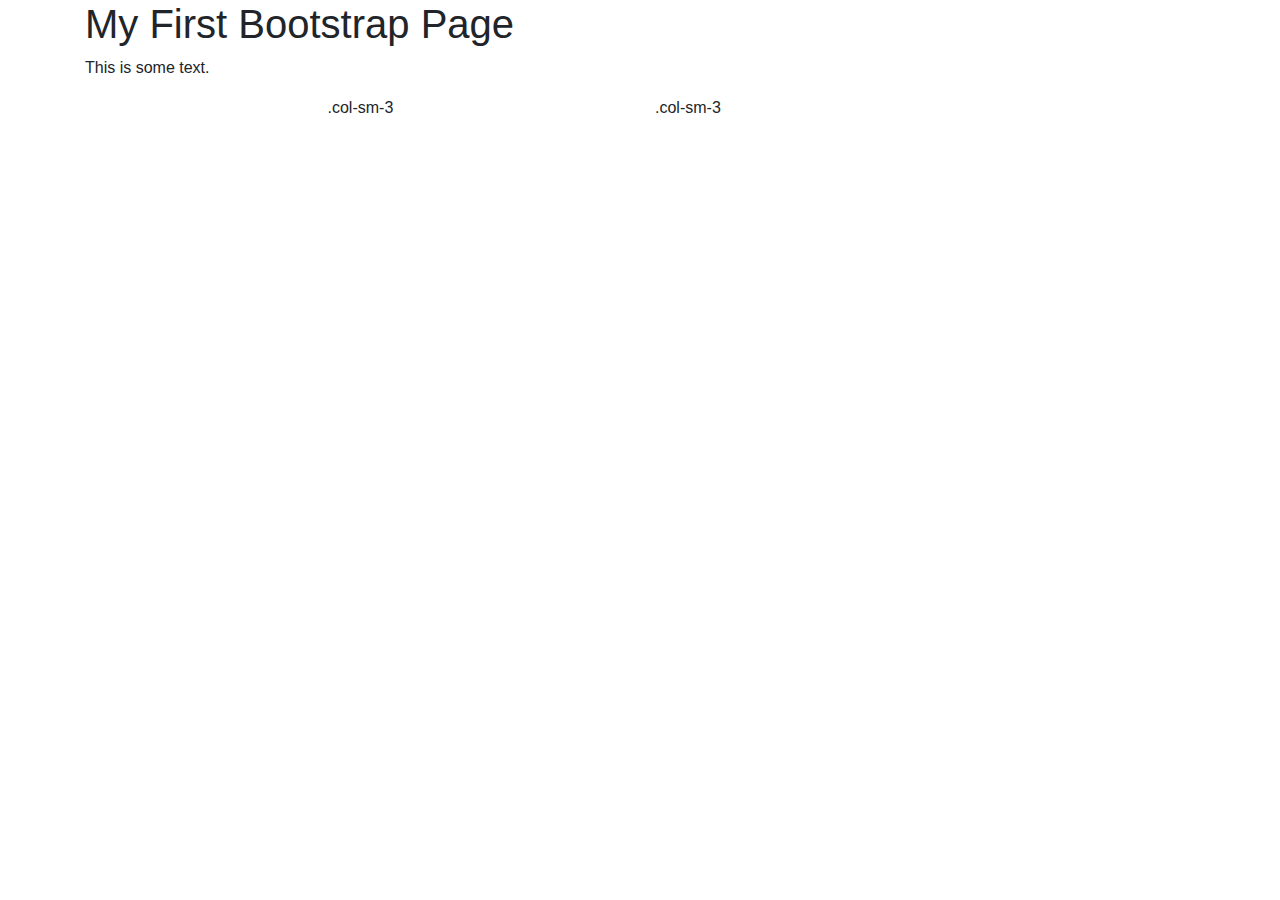
<file: test/persobootstrap.html>
<!DOCTYPE html>
<html lang="en">
  <head>
    <meta charset="utf-8">
    <meta name="viewport" content="width=device-width, initial-scale=1">
    <title>Nicolas Vannson</title>
    <link rel="icon"  href="static/nicobardenas.png">
    <link rel="stylesheet" href="https://cdn.jsdelivr.net/npm/bootstrap@4.6.2/dist/css/bootstrap.min.css">
    <script src="https://cdn.jsdelivr.net/npm/jquery@3.7.1/dist/jquery.slim.min.js"></script>
    <script src="https://cdn.jsdelivr.net/npm/popper.js@1.16.1/dist/umd/popper.min.js"></script>
    <script src="https://cdn.jsdelivr.net/npm/bootstrap@4.6.2/dist/js/bootstrap.bundle.min.js"></script>
    <link rel="stylesheet" href="https://cdn.jsdelivr.net/npm/bootstrap@4.6.2/dist/css/bootstrap.min.css">
    <script src="https://cdn.jsdelivr.net/npm/jquery@3.7.1/dist/jquery.slim.min.js"></script>
    <script src="https://cdn.jsdelivr.net/npm/popper.js@1.16.1/dist/umd/popper.min.js"></script>
    <script src="https://cdn.jsdelivr.net/npm/bootstrap@4.6.2/dist/js/bootstrap.bundle.min.js"></script>
</head>
<body>
  
  
  </head>


  <style>
    /*Nav*/
    header {background-color: white;color: rgb(190, 40, 40);padding: 20px;font-family: 'Courier New';font-style: italic;font-weight: lighter;
    position: absolute;top: 0;right: 0;}  
    header nav {float: right;}
    header nav ul {list-style-type: none;margin: 0;padding: 0;}
    header nav li {float: left;}
    header nav li a {display: block;color: black;text-align: center;padding: 14px 16px;text-decoration: none;}
      
   
  </style>
    

  <body>

  <!-- Main text presentation -->
  <main>


    <div class="container">
      <h1>My First Bootstrap Page</h1>
      <p>This is some text.</p>
    </div> 

  
    <div class="row">
      <div class="col-sm-3">

      </div>
      <div class="col-sm-3">.col-sm-3</div>
      <div class="col-sm-3">.col-sm-3</div>
    </div> 

    <!-- Add chapter below which are CV sections
    <section id="Projects" class="section_container">
      <h2><span style="color:red">Data science projects <span style="color:rgb(0, 0, 0)"> and not </span> </h2>
      <div class="container"> --> 
        <!-- Box 1:  HEARING DATA
        <div class="box"> 
          <div class="image-container">
            <img src="static/streamlit.png" width="400" height="200" alt="Hearingdata landing page" >
          </div>
          <div class="text-container">
            <h3><span style="color:red">Hearing data</span></h3>
            <p> Web app for online hearing clinic database analysis. Customers' prediction for the next year.</p> 
            <p> Tools used : Flask/Streamlit - Pandas - Numpy - scikit-Learn - prophet</p>
            <p> App used also for NGO Enfants sourds du Cambodge</p>
            <p><a href="https://hearingdata.streamlit.app/" target="_blank">hearingdata.streamlit.app</a></p> 
          </div>
        </div> --> 

        <!-- Box 2 : MEMAU 
        <div class="box">
          <div class="image-container">
            <img src="static/site-memau.png" width="400" height="200" alt="MEMAU landing page" >
          </div>
          <div class="text-container">
            <h3>MEMAU</h3>
            <p>Web platform dedicated to audiology, primiraly designed to help students for their final years project. 
              Core functionnalities : ressources librairy, questionnaires, tools for statistics and bibliography.Open-source.</p> 
            <p> Developped under Wordpress and Divi.</p>
            <p><a href="https://www.memau.eu" target="_blank">memau.eu</a></p>
          </div>
        </div> --> 

       
  </main>
 

  <!-- Footer -->  
  <footer>
  </footer>
  </body>
</file>
